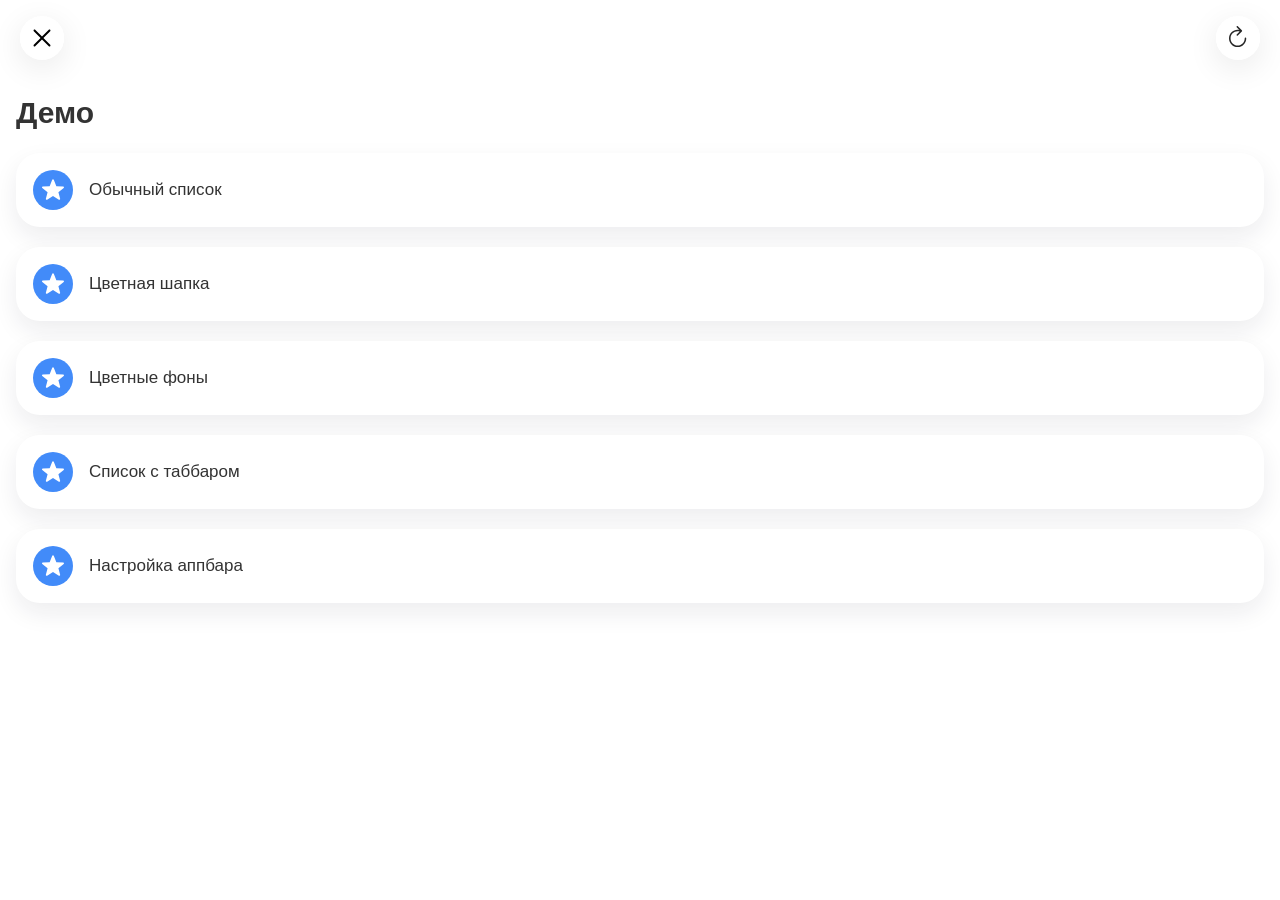
<file: index.html>
<!doctype html>
<html lang="ru">
  <head>
    <meta charset="UTF-8" />
    <meta name="viewport" content="width=device-width, initial-scale=1, maximum-scale=1, user-scalable=no, viewport-fit=cover" />
    <meta name="theme-color" content="#ffffff" />
    <meta name="apple-mobile-web-app-capable" content="yes" />
    <meta name="apple-mobile-web-app-status-bar-style" content="black-translucent" />
    <meta name="apple-mobile-web-app-title" content="iOS26 AppBar" />
    <script>
      (() => {
        try {
          const nav = performance.getEntriesByType("navigation")[0];
          let direction = sessionStorage.getItem("nav-direction") || "";
          if (!direction && nav && nav.type === "back_forward") direction = "pop";
          if (!direction && nav && nav.type === "navigate") direction = "push";
          if (!direction) direction = "none";
          document.documentElement.setAttribute("data-nav-direction", direction);
          sessionStorage.removeItem("nav-direction");
        } catch {
          document.documentElement.setAttribute("data-nav-direction", "none");
        }
      })();
    </script>
    <title>iOS26 AppBar Test</title>
    <link rel="manifest" href="manifest.webmanifest" />
    <link rel="apple-touch-icon" href="icons/icon-192.png" />
    <link rel="stylesheet" href="styles.css" />
  </head>
  <body data-page="home">
    <div class="app-shell">
      <header class="appbar">
        <button class="appbar-btn close-btn" aria-label="Закрыть">
          <img class="appbar-icon appbar-icon-toned" src="icons/close.svg" alt="" aria-hidden="true" />
        </button>
        <button class="appbar-btn reload-btn" id="reload-btn" aria-label="Обновить">
          <img class="appbar-icon appbar-icon-toned" src="icons/reload.svg" alt="" aria-hidden="true" />
        </button>
        <h1 class="title">Демо</h1>
      </header>
      <main class="screen">
        <h2 class="content-title">Демо</h2>
        <div class="cards">
          <a class="nav-link" href="normal.html">
            <section class="card">
              <p>
                <span class="card-leading" aria-hidden="true"><img src="icons/card-star.svg" alt=""/></span>
                <span>Обычный список</span>
              </p>
            </section>
          </a>
          <a class="nav-link" href="color-header.html">
            <section class="card">
              <p>
                <span class="card-leading" aria-hidden="true"><img src="icons/card-star.svg" alt=""/></span>
                <span>Цветная шапка</span>
              </p>
            </section>
          </a>
          <a class="nav-link" href="color-content.html">
            <section class="card">
              <p>
                <span class="card-leading" aria-hidden="true"><img src="icons/card-star.svg" alt=""/></span>
                <span>Цветные фоны</span>
              </p>
            </section>
          </a>
          <a class="nav-link" href="tabbar-list.html">
            <section class="card">
              <p>
                <span class="card-leading" aria-hidden="true"><img src="icons/card-star.svg" alt=""/></span>
                <span>Список с таббаром</span>
              </p>
            </section>
          </a>
          <a class="nav-link" href="appbar-playground.html">
            <section class="card">
              <p>
                <span class="card-leading" aria-hidden="true"><img src="icons/card-star.svg" alt=""/></span>
                <span>Настройка аппбара</span>
              </p>
            </section>
          </a>
        </div>
      </main>
    </div>
    <script src="app.js"></script>
  </body>
</html>
</file>
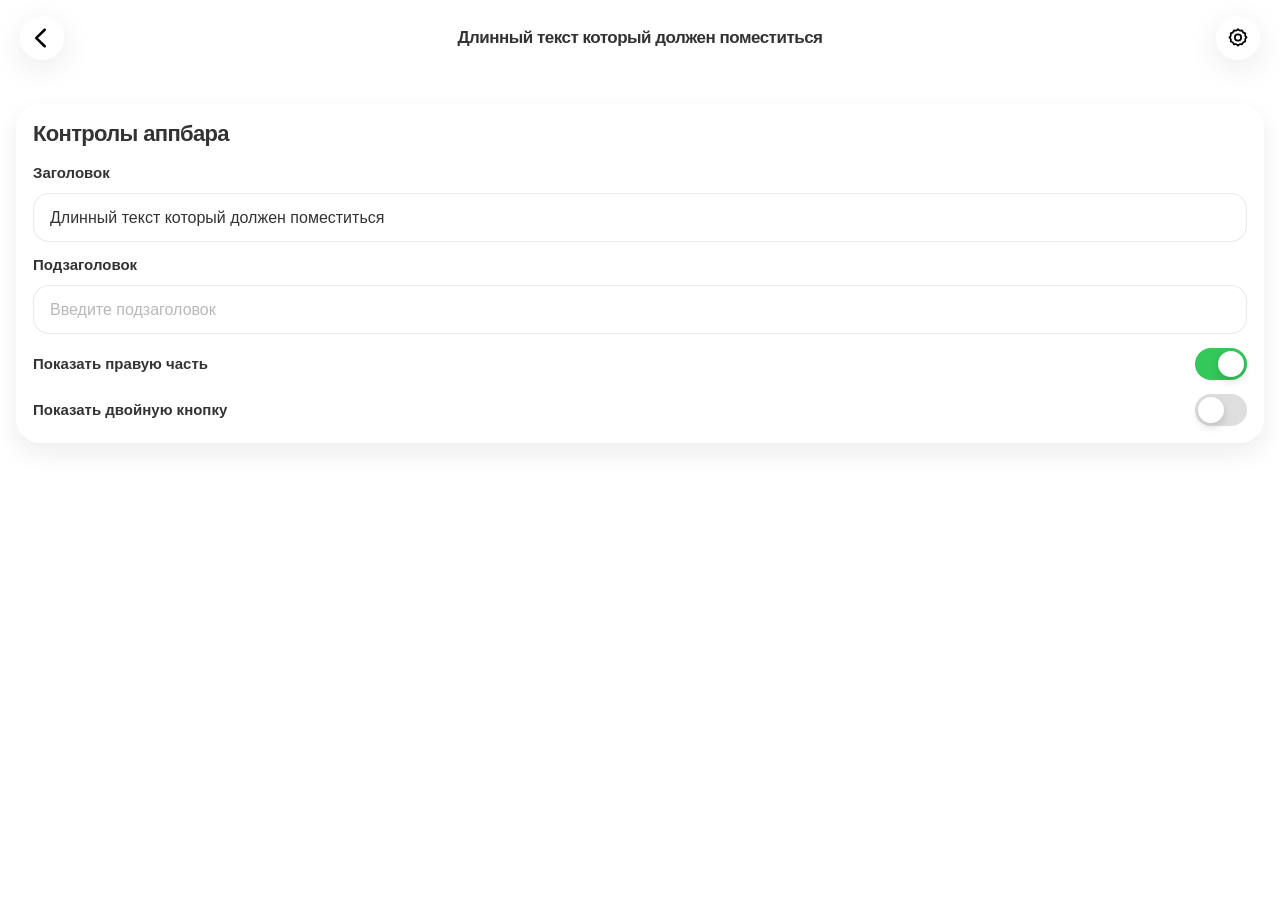
<file: appbar-playground.html>
<!doctype html>
<html lang="ru">
  <head>
    <meta charset="UTF-8" />
    <meta name="viewport" content="width=device-width, initial-scale=1, maximum-scale=1, user-scalable=no, viewport-fit=cover" />
    <meta name="theme-color" content="#ffffff" />
    <meta name="apple-mobile-web-app-capable" content="yes" />
    <meta name="apple-mobile-web-app-status-bar-style" content="black-translucent" />
    <meta name="apple-mobile-web-app-title" content="iOS26 AppBar" />
    <script>
      (() => {
        try {
          const nav = performance.getEntriesByType("navigation")[0];
          let direction = sessionStorage.getItem("nav-direction") || "";
          if (!direction && nav && nav.type === "back_forward") direction = "pop";
          if (!direction && nav && nav.type === "navigate") direction = "push";
          if (!direction) direction = "none";
          document.documentElement.setAttribute("data-nav-direction", direction);
          sessionStorage.removeItem("nav-direction");
        } catch {
          document.documentElement.setAttribute("data-nav-direction", "none");
        }
      })();
    </script>
    <title>Настройка аппбара</title>
    <link rel="manifest" href="manifest.webmanifest" />
    <link rel="apple-touch-icon" href="icons/icon-192.png" />
    <link rel="stylesheet" href="styles.css" />
  </head>
  <body data-page="appbar-playground">
    <div class="app-shell">
      <header class="appbar appbar-adaptive-demo" data-adaptive-appbar>
        <div class="appbar-side appbar-side-leading" data-appbar-leading>
          <button class="appbar-btn" data-back-to-home aria-label="Назад">
            <img class="appbar-icon appbar-icon-back appbar-icon-toned" src="icons/chevron-left.svg" alt="" aria-hidden="true" />
          </button>
        </div>

        <div class="appbar-title-wrap" data-appbar-center>
          <div class="appbar-title-stack" data-appbar-stack>
            <h1 class="appbar-title-main" data-appbar-title-text>Длинный текст который должен поместиться</h1>
            <p class="appbar-title-subtitle" data-appbar-subtitle-text hidden></p>
          </div>
        </div>

        <div class="appbar-side appbar-side-trailing" data-appbar-trailing>
          <button class="appbar-btn" type="button" aria-label="Настройки" data-right-single>
            <img class="appbar-icon appbar-icon-toned" src="icons/gearshape.svg" alt="" aria-hidden="true" />
          </button>
          <div class="appbar-pill" data-right-double hidden>
            <button class="appbar-pill-btn" type="button" aria-label="Уведомления">
              <img class="appbar-icon appbar-icon-toned" src="icons/bell.svg" alt="" aria-hidden="true" />
            </button>
            <button class="appbar-pill-btn" type="button" aria-label="Еще">
              <img class="appbar-icon appbar-icon-toned" src="icons/more.svg" alt="" aria-hidden="true" />
            </button>
          </div>
        </div>
      </header>

      <main class="screen appbar-playground-screen">
        <section class="card control-card">
          <h2 class="control-card-title">Контролы аппбара</h2>
          <div class="control-list">
            <label class="control-field">
              <span class="control-label">Заголовок</span>
              <input
                class="control-input"
                type="text"
                value="Длинный текст который должен поместиться"
                placeholder="Введите заголовок"
                data-control="title"
              />
            </label>

            <label class="control-field">
              <span class="control-label">Подзаголовок</span>
              <input
                class="control-input"
                type="text"
                value=""
                placeholder="Введите подзаголовок"
                data-control="subtitle"
              />
            </label>

            <label class="control-toggle">
              <span class="control-label">Показать правую часть</span>
              <span class="switch">
                <input class="switch-input" type="checkbox" checked data-control="show-right" />
                <span class="switch-ui" aria-hidden="true"></span>
              </span>
            </label>

            <label class="control-toggle">
              <span class="control-label">Показать двойную кнопку</span>
              <span class="switch">
                <input class="switch-input" type="checkbox" data-control="show-double" />
                <span class="switch-ui" aria-hidden="true"></span>
              </span>
            </label>
          </div>
        </section>

      </main>
    </div>

    <script src="app.js"></script>
    <script src="appbar-playground.js"></script>
  </body>
</html>
</file>
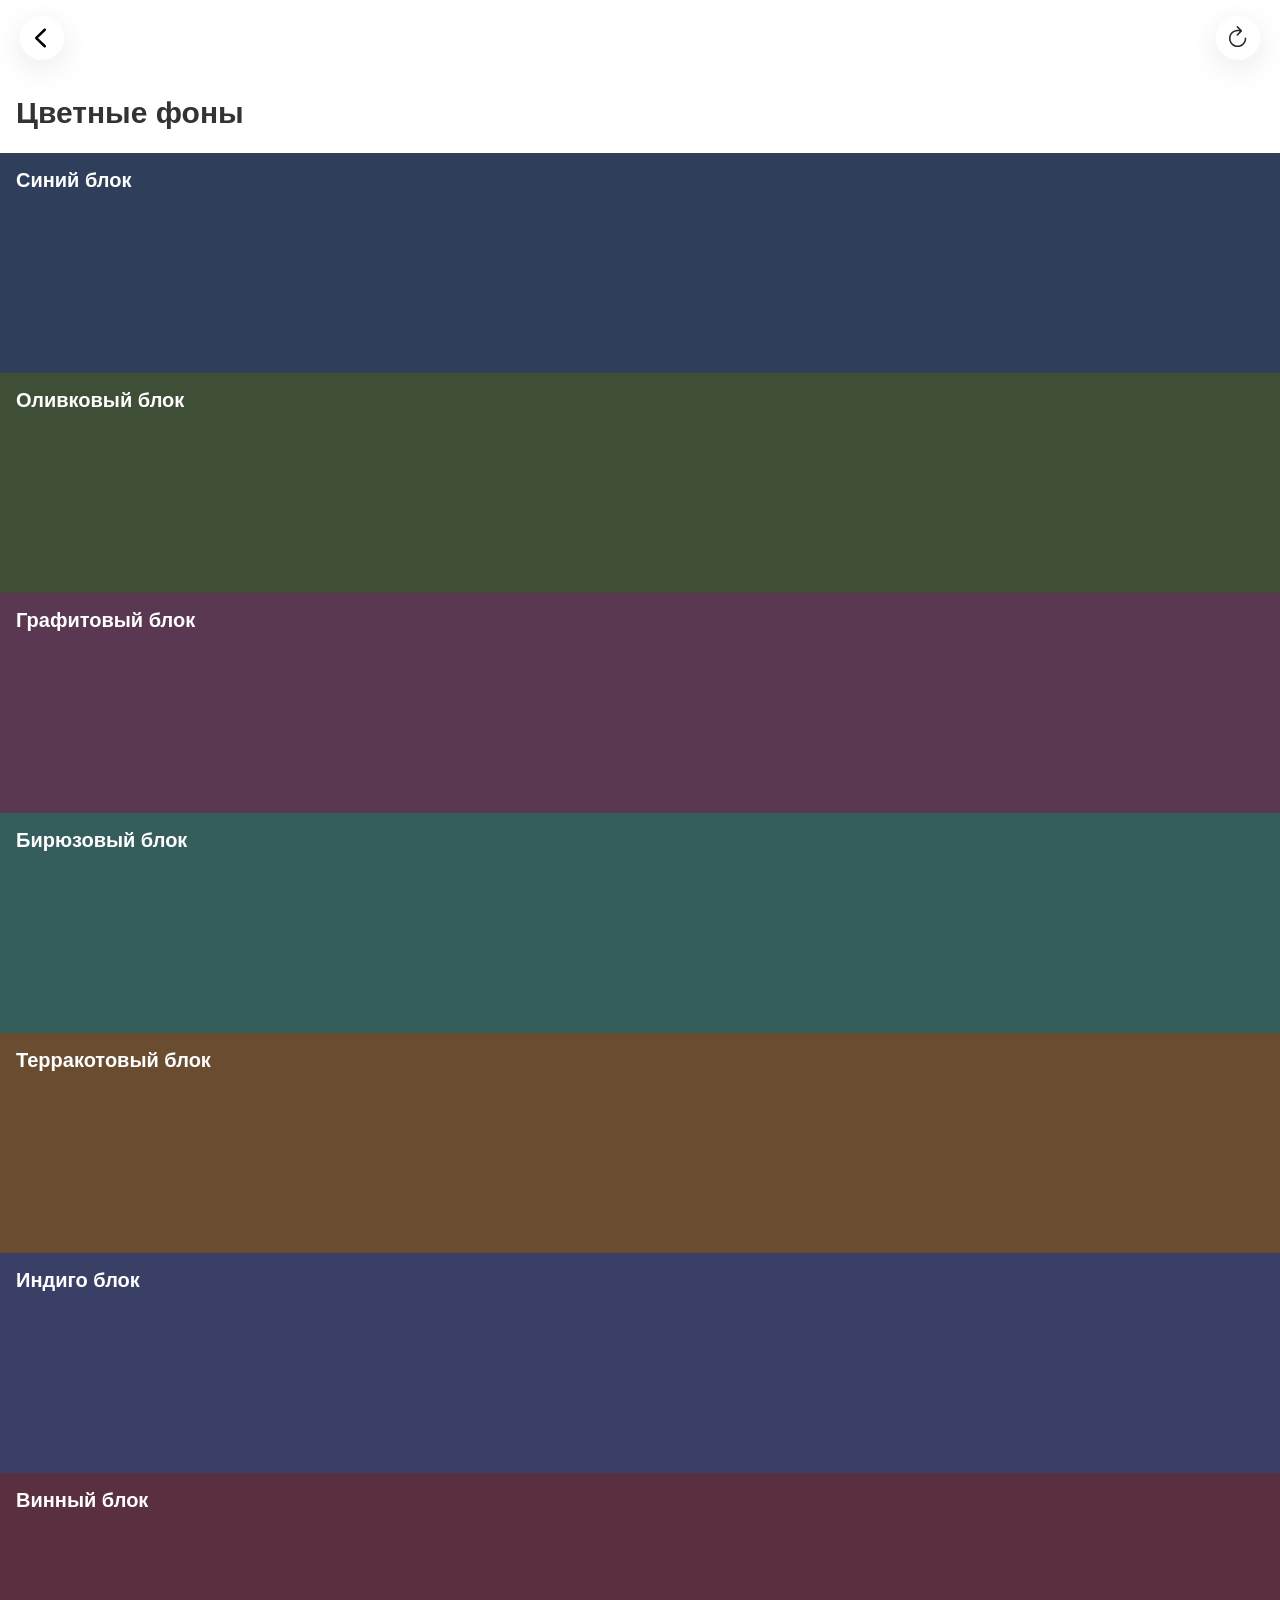
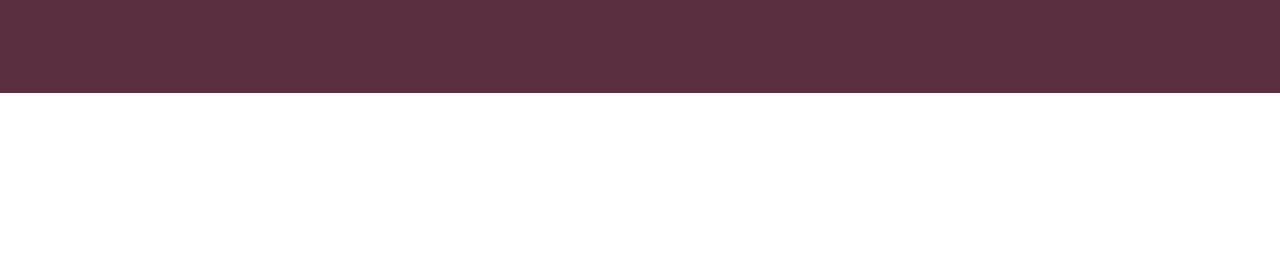
<file: color-content.html>
<!doctype html>
<html lang="ru">
  <head>
    <meta charset="UTF-8" />
    <meta name="viewport" content="width=device-width, initial-scale=1, maximum-scale=1, user-scalable=no, viewport-fit=cover" />
    <meta name="theme-color" content="#ffffff" />
    <meta name="apple-mobile-web-app-capable" content="yes" />
    <meta name="apple-mobile-web-app-status-bar-style" content="black-translucent" />
    <meta name="apple-mobile-web-app-title" content="iOS26 AppBar" />
    <script>
      (() => {
        try {
          const nav = performance.getEntriesByType("navigation")[0];
          let direction = sessionStorage.getItem("nav-direction") || "";
          if (!direction && nav && nav.type === "back_forward") direction = "pop";
          if (!direction && nav && nav.type === "navigate") direction = "push";
          if (!direction) direction = "none";
          document.documentElement.setAttribute("data-nav-direction", direction);
          sessionStorage.removeItem("nav-direction");
        } catch {
          document.documentElement.setAttribute("data-nav-direction", "none");
        }
      })();
    </script>
    <title>Цветные фоны</title>
    <link rel="manifest" href="manifest.webmanifest" />
    <link rel="apple-touch-icon" href="icons/icon-192.png" />
    <link rel="stylesheet" href="styles.css" />
  </head>
  <body data-page="color-content">
    <div class="app-shell">
      <header class="appbar">
        <button class="appbar-btn close-btn" data-back-to-home aria-label="Назад">
          <img class="appbar-icon appbar-icon-back appbar-icon-toned" src="icons/chevron-left.svg" alt="" aria-hidden="true" />
        </button>
        <button class="appbar-btn reload-btn" id="reload-btn" aria-label="Обновить">
          <img class="appbar-icon appbar-icon-toned" src="icons/reload.svg" alt="" aria-hidden="true" />
        </button>
        <h1 class="title">Цветные фоны</h1>
      </header>

      <main class="screen screen--color-content">
        <h2 class="content-title">Цветные фоны</h2>

        <section class="color-content-rect" data-appbar-zone data-appbar-color="#2f3f5b" style="--zone-bg: #2f3f5b;">
          <h3 class="color-content-rect-title">Синий блок</h3>
        </section>

        <section class="color-content-rect" data-appbar-zone data-appbar-color="#3f4e37" style="--zone-bg: #3f4e37;">
          <h3 class="color-content-rect-title">Оливковый блок</h3>
        </section>

        <section class="color-content-rect" data-appbar-zone data-appbar-color="#5a3851" style="--zone-bg: #5a3851;">
          <h3 class="color-content-rect-title">Графитовый блок</h3>
        </section>

        <section class="color-content-rect" data-appbar-zone data-appbar-color="#355d5b" style="--zone-bg: #355d5b;">
          <h3 class="color-content-rect-title">Бирюзовый блок</h3>
        </section>

        <section class="color-content-rect" data-appbar-zone data-appbar-color="#6a4d31" style="--zone-bg: #6a4d31;">
          <h3 class="color-content-rect-title">Терракотовый блок</h3>
        </section>

        <section class="color-content-rect" data-appbar-zone data-appbar-color="#3a3f66" style="--zone-bg: #3a3f66;">
          <h3 class="color-content-rect-title">Индиго блок</h3>
        </section>

        <section class="color-content-rect" data-appbar-zone data-appbar-color="#5a2f3f" style="--zone-bg: #5a2f3f;">
          <h3 class="color-content-rect-title">Винный блок</h3>
        </section>
      </main>
    </div>

    <script src="app.js"></script>
  </body>
</html>
</file>
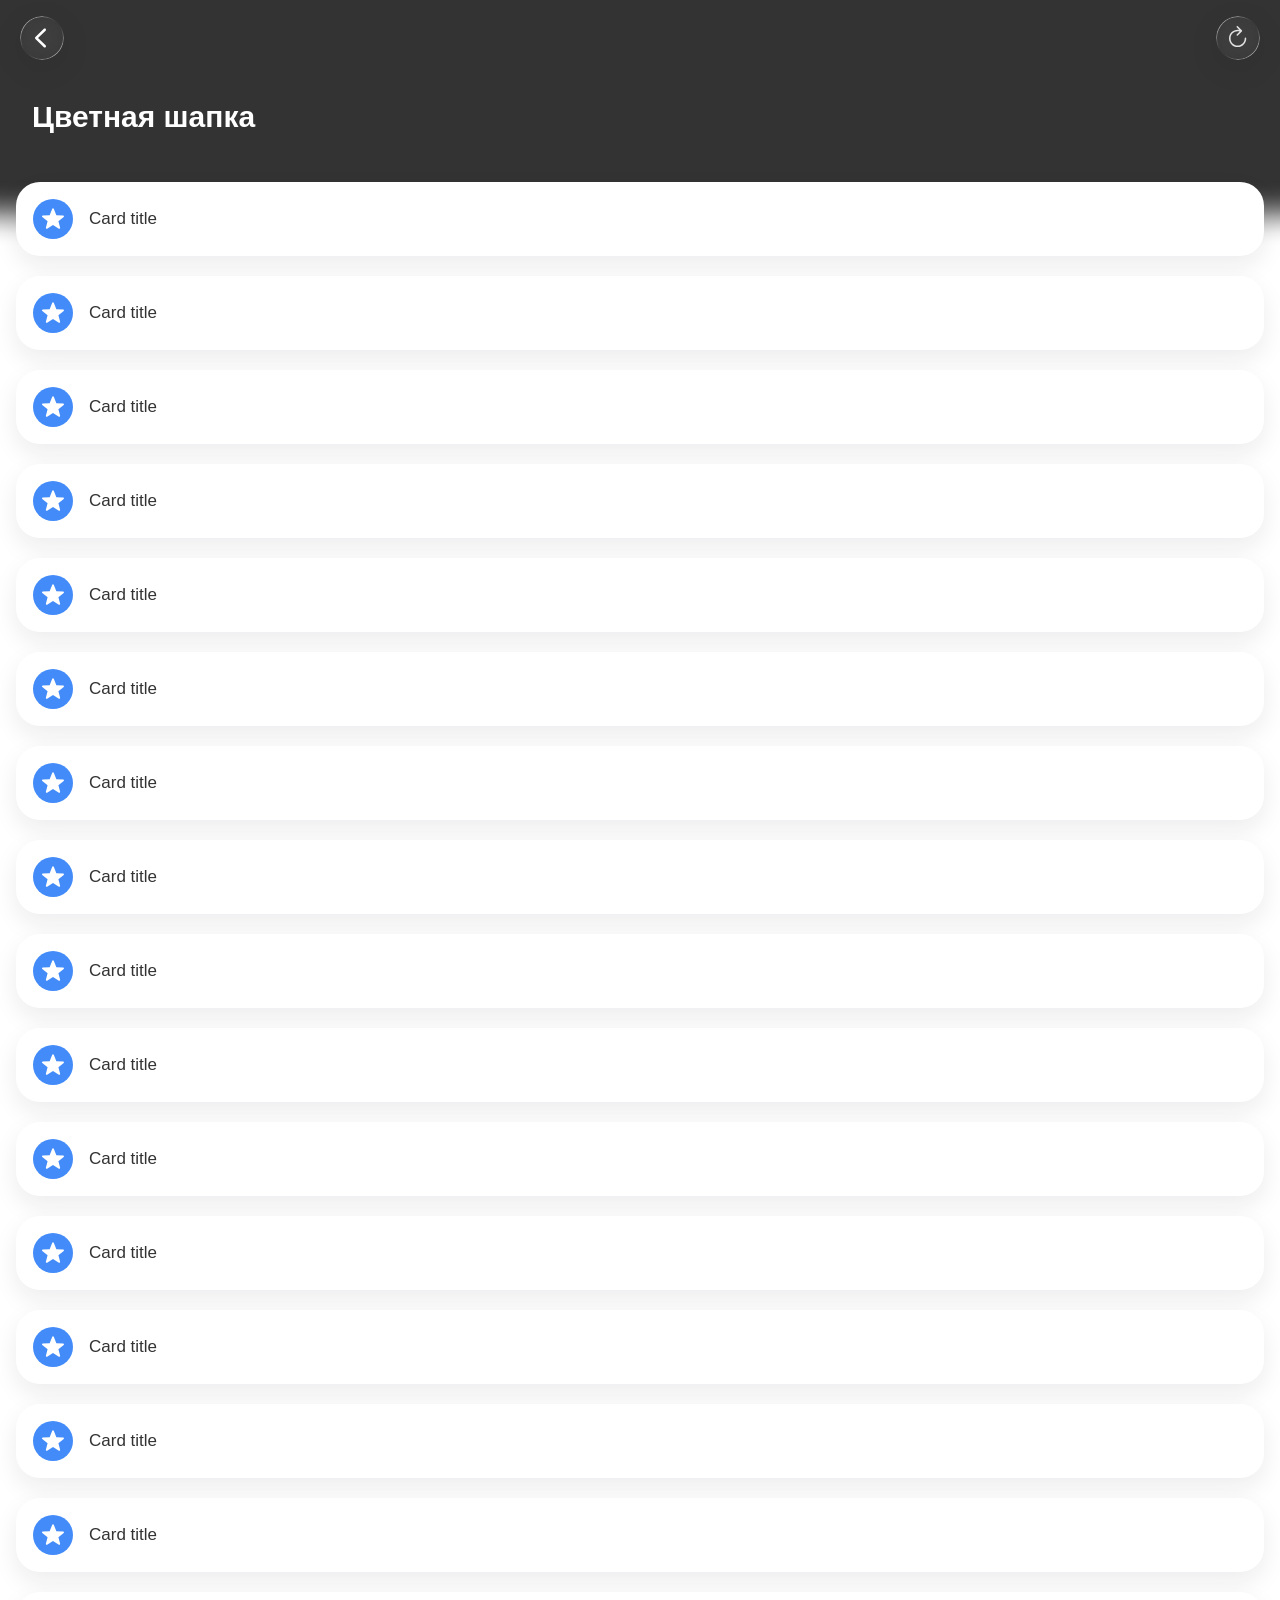
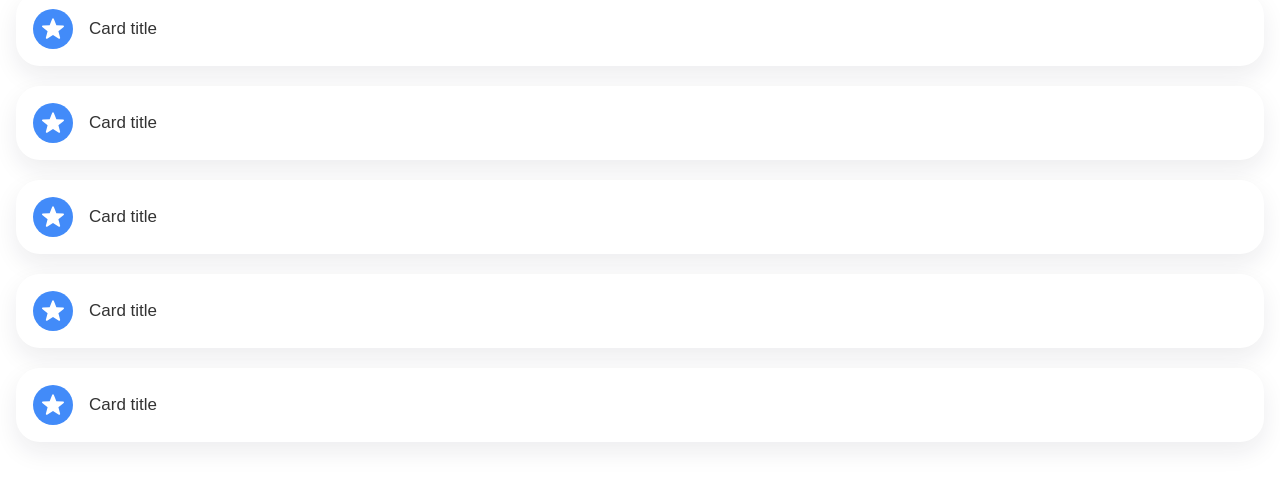
<file: color-header.html>
<!doctype html>
<html lang="ru">
  <head>
    <meta charset="UTF-8" />
    <meta name="viewport" content="width=device-width, initial-scale=1, maximum-scale=1, user-scalable=no, viewport-fit=cover" />
    <meta name="theme-color" content="#333333" />
    <meta name="apple-mobile-web-app-capable" content="yes" />
    <meta name="apple-mobile-web-app-status-bar-style" content="black-translucent" />
    <meta name="apple-mobile-web-app-title" content="iOS26 AppBar" />
    <script>
      (() => {
        try {
          const nav = performance.getEntriesByType("navigation")[0];
          let direction = sessionStorage.getItem("nav-direction") || "";
          if (!direction && nav && nav.type === "back_forward") direction = "pop";
          if (!direction && nav && nav.type === "navigate") direction = "push";
          if (!direction) direction = "none";
          document.documentElement.setAttribute("data-nav-direction", direction);
          sessionStorage.removeItem("nav-direction");
        } catch {
          document.documentElement.setAttribute("data-nav-direction", "none");
        }
      })();
    </script>
    <title>Цветная шапка</title>
    <link rel="manifest" href="manifest.webmanifest" />
    <link rel="apple-touch-icon" href="icons/icon-192.png" />
    <link rel="stylesheet" href="styles.css" />
  </head>
  <body data-page="color-header">
    <div class="app-shell">
      <header class="appbar">
        <button class="appbar-btn close-btn" data-back-to-home aria-label="Назад">
          <img class="appbar-icon appbar-icon-back appbar-icon-toned" src="icons/chevron-left.svg" alt="" aria-hidden="true" />
        </button>
        <button class="appbar-btn reload-btn" id="reload-btn" aria-label="Обновить">
          <img class="appbar-icon appbar-icon-toned" src="icons/reload.svg" alt="" aria-hidden="true" />
        </button>
        <h1 class="title">Цветная шапка</h1>
      </header>

      <main class="screen screen--hero">
        <section class="hero-header">
          <h2 class="hero-title">Цветная шапка</h2>
        </section>
        <div class="cards cards--padded" id="cards"></div>
      </main>

      <template id="card-template">
        <section class="card">
          <p>
            <span class="card-leading" aria-hidden="true"><img src="icons/card-star.svg" alt=""/></span>
            <span>Card title</span>
          </p>
        </section>
      </template>
    </div>

    <script src="app.js"></script>
  </body>
</html>
</file>
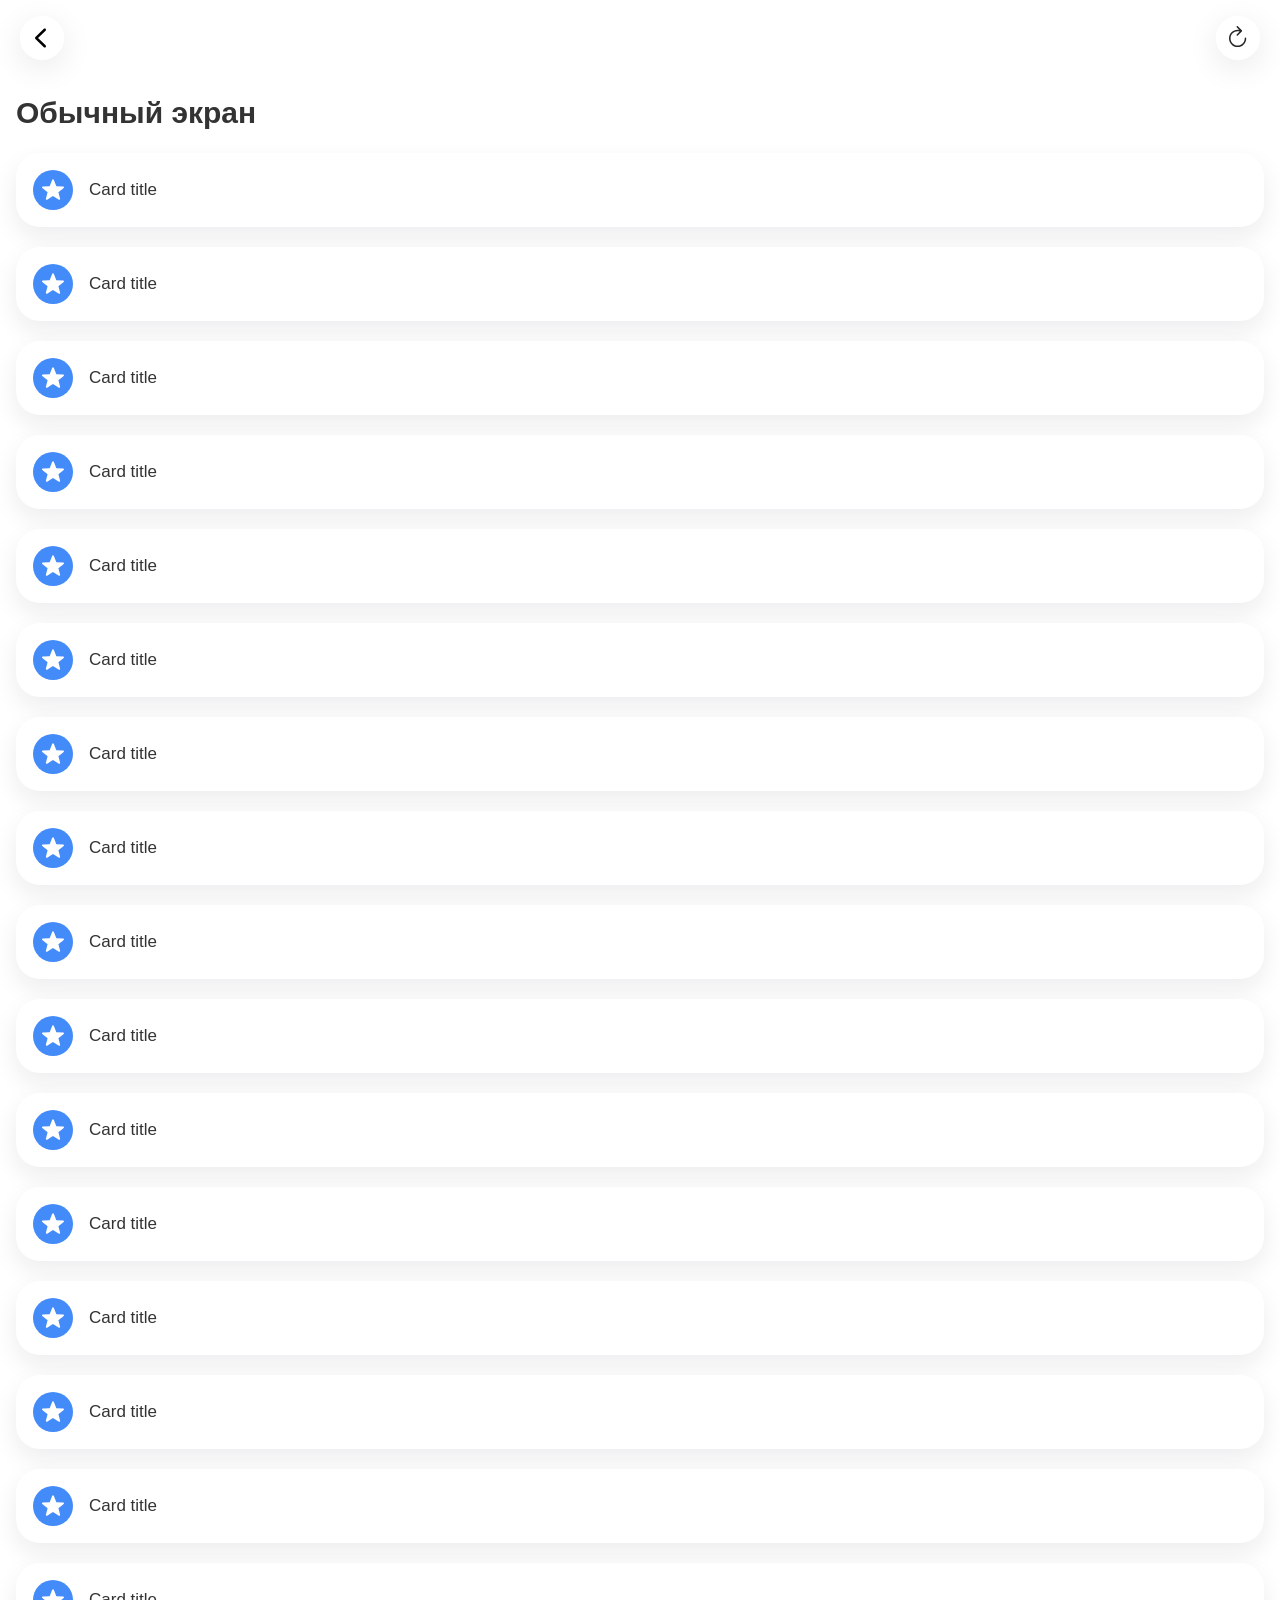
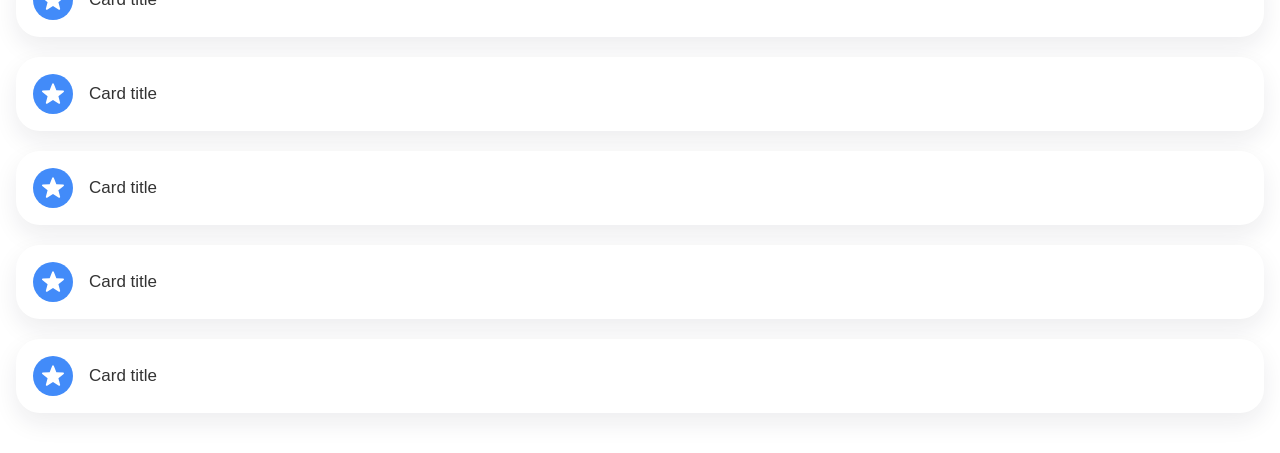
<file: normal.html>
<!doctype html>
<html lang="ru">
  <head>
    <meta charset="UTF-8" />
    <meta name="viewport" content="width=device-width, initial-scale=1, maximum-scale=1, user-scalable=no, viewport-fit=cover" />
    <meta name="theme-color" content="#ffffff" />
    <meta name="apple-mobile-web-app-capable" content="yes" />
    <meta name="apple-mobile-web-app-status-bar-style" content="black-translucent" />
    <meta name="apple-mobile-web-app-title" content="iOS26 AppBar" />
    <script>
      (() => {
        try {
          const nav = performance.getEntriesByType("navigation")[0];
          let direction = sessionStorage.getItem("nav-direction") || "";
          if (!direction && nav && nav.type === "back_forward") direction = "pop";
          if (!direction && nav && nav.type === "navigate") direction = "push";
          if (!direction) direction = "none";
          document.documentElement.setAttribute("data-nav-direction", direction);
          sessionStorage.removeItem("nav-direction");
        } catch {
          document.documentElement.setAttribute("data-nav-direction", "none");
        }
      })();
    </script>
    <title>Обычный экран</title>
    <link rel="manifest" href="manifest.webmanifest" />
    <link rel="apple-touch-icon" href="icons/icon-192.png" />
    <link rel="stylesheet" href="styles.css" />
  </head>
  <body data-page="normal">
    <div class="app-shell">
      <header class="appbar">
        <button class="appbar-btn close-btn" data-back-to-home aria-label="Назад">
          <img class="appbar-icon appbar-icon-back appbar-icon-toned" src="icons/chevron-left.svg" alt="" aria-hidden="true" />
        </button>
        <button class="appbar-btn reload-btn" id="reload-btn" aria-label="Обновить">
          <img class="appbar-icon appbar-icon-toned" src="icons/reload.svg" alt="" aria-hidden="true" />
        </button>
        <h1 class="title">Обычный экран</h1>
      </header>

      <main class="screen">
        <h2 class="content-title">Обычный экран</h2>
        <div class="cards" id="cards"></div>
      </main>

      <template id="card-template">
        <section class="card">
          <p>
            <span class="card-leading" aria-hidden="true"><img src="icons/card-star.svg" alt=""/></span>
            <span>Card title</span>
          </p>
        </section>
      </template>
    </div>

    <script src="app.js"></script>
  </body>
</html>
</file>
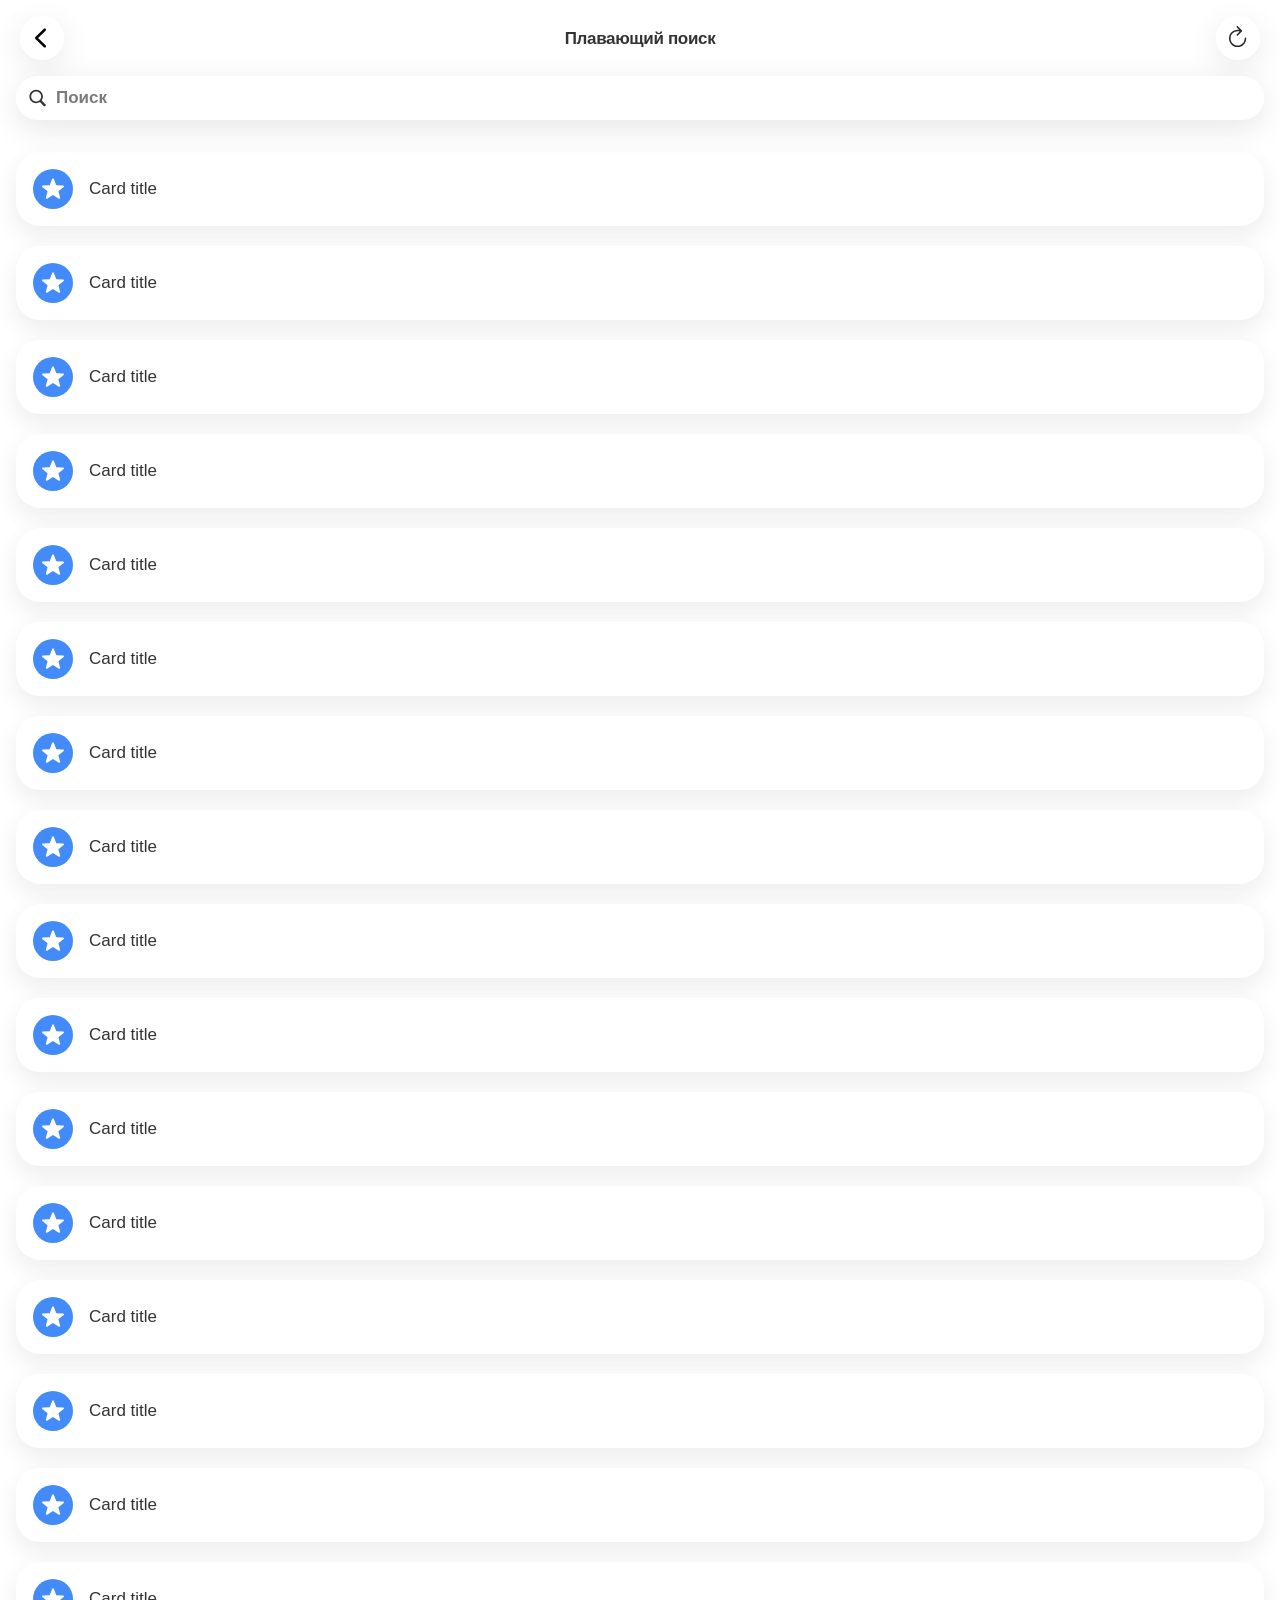
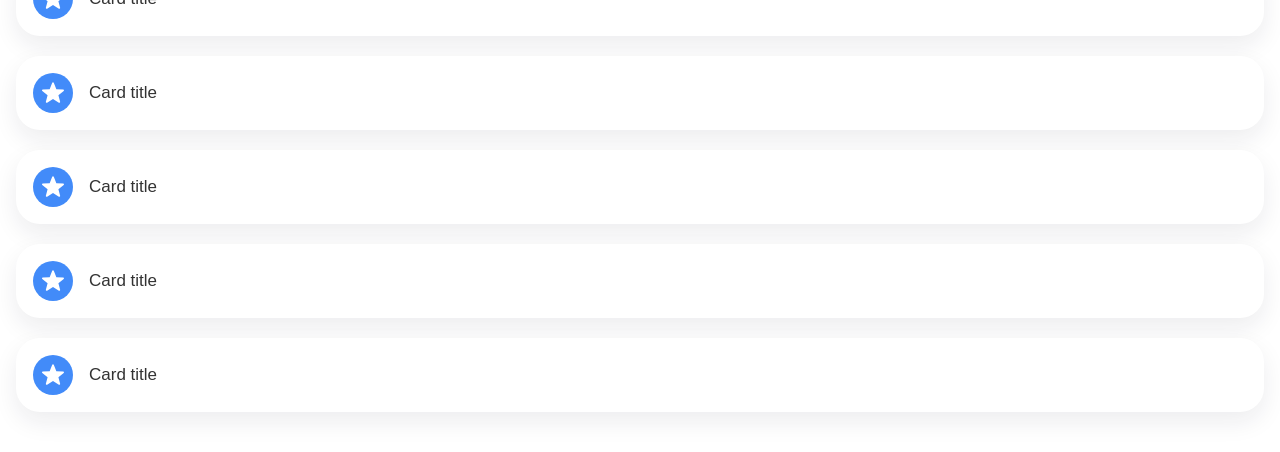
<file: search-floating.html>
<!doctype html>
<html lang="ru">
  <head>
    <meta charset="UTF-8" />
    <meta name="viewport" content="width=device-width, initial-scale=1, maximum-scale=1, user-scalable=no, viewport-fit=cover" />
    <meta name="theme-color" content="#ffffff" />
    <meta name="apple-mobile-web-app-capable" content="yes" />
    <meta name="apple-mobile-web-app-status-bar-style" content="black-translucent" />
    <meta name="apple-mobile-web-app-title" content="iOS26 AppBar" />
    <script>
      (() => {
        try {
          const nav = performance.getEntriesByType("navigation")[0];
          let direction = sessionStorage.getItem("nav-direction") || "";
          if (!direction && nav && nav.type === "back_forward") direction = "pop";
          if (!direction && nav && nav.type === "navigate") direction = "push";
          if (!direction) direction = "none";
          document.documentElement.setAttribute("data-nav-direction", direction);
          sessionStorage.removeItem("nav-direction");
        } catch {
          document.documentElement.setAttribute("data-nav-direction", "none");
        }
      })();
    </script>
    <title>Плавающий поиск</title>
    <link rel="manifest" href="manifest.webmanifest" />
    <link rel="apple-touch-icon" href="icons/icon-192.png" />
    <link rel="stylesheet" href="styles.css" />
  </head>
  <body data-page="search-floating">
    <div class="app-shell">
      <header class="appbar">
        <button class="appbar-btn close-btn" data-back-to-home data-back-href="search.html" aria-label="Назад">
          <img class="appbar-icon appbar-icon-back appbar-icon-toned" src="icons/chevron-left.svg" alt="" aria-hidden="true" />
        </button>
        <button class="appbar-btn reload-btn" id="reload-btn" aria-label="Обновить">
          <img class="appbar-icon appbar-icon-toned" src="icons/reload.svg" alt="" aria-hidden="true" />
        </button>
        <h1 class="title">Плавающий поиск</h1>
      </header>

      <form class="search-bar search-bar--floating search-bar--fixed" data-search-bar data-search-behavior="floating" action="">
        <label class="search-input-shell search-input-shell--floating">
          <svg class="search-icon" width="24" height="24" viewBox="0 0 24 24" fill="none" aria-hidden="true" xmlns="http://www.w3.org/2000/svg">
            <path d="M3.40918 10.4961C3.40918 6.76904 6.43896 3.73926 10.166 3.73926C13.8931 3.73926 16.9229 6.76904 16.9229 10.4961C16.9229 11.9487 16.4497 13.2935 15.6611 14.3809L19.4546 18.1826C19.6787 18.415 19.7949 18.7222 19.7949 19.0542C19.7949 19.7432 19.2886 20.2744 18.583 20.2744C18.2593 20.2744 17.9355 20.1665 17.7031 19.9258L13.8848 16.1074C12.8223 16.8296 11.5522 17.2529 10.166 17.2529C6.43896 17.2529 3.40918 14.2231 3.40918 10.4961ZM5.16895 10.4961C5.16895 13.252 7.40186 15.4932 10.166 15.4932C12.9219 15.4932 15.1631 13.252 15.1631 10.4961C15.1631 7.74023 12.9219 5.49902 10.166 5.49902C7.40186 5.49902 5.16895 7.74023 5.16895 10.4961Z" fill="currentColor"/>
          </svg>
          <input class="search-input" type="search" placeholder="Поиск" autocomplete="off" />
          <button class="search-field-clear" type="button" aria-label="Очистить поиск">
            <svg class="search-field-clear-icon" width="16" height="16" viewBox="0 0 16 16" fill="none" aria-hidden="true" xmlns="http://www.w3.org/2000/svg">
              <path d="M8 16C3.63137 16 0 12.3686 0 8C0 3.62353 3.62353 0 7.99216 0C12.3686 0 16 3.62353 16 8C16 12.3686 12.3765 16 8 16ZM5.36471 11.2941C5.5451 11.2941 5.7098 11.2314 5.83529 11.1059L8 8.92549L10.1725 11.1059C10.2902 11.2314 10.4549 11.2941 10.6353 11.2941C11.0039 11.2941 11.2941 11.0039 11.2941 10.6431C11.2941 10.4627 11.2314 10.298 11.098 10.1804L8.92549 8.00784L11.1059 5.82745C11.2471 5.68627 11.302 5.5451 11.302 5.36471C11.302 5.00392 11.0118 4.72157 10.651 4.72157C10.4784 4.72157 10.3373 4.77647 10.2039 4.9098L8 7.09804L5.81176 4.91765C5.68627 4.8 5.5451 4.73725 5.36471 4.73725C5.00392 4.73725 4.72157 5.01176 4.72157 5.38039C4.72157 5.55294 4.78431 5.7098 4.9098 5.83529L7.08235 8.00784L4.9098 10.1882C4.78431 10.3059 4.72157 10.4706 4.72157 10.6431C4.72157 11.0039 5.00392 11.2941 5.36471 11.2941Z" fill="currentColor"/>
            </svg>
          </button>
        </label>
        <button class="appbar-btn search-clear-btn" type="button" aria-label="Закрыть поиск">
          <img class="appbar-icon appbar-icon-toned" src="icons/close.svg" alt="" aria-hidden="true" />
        </button>
      </form>

      <main class="screen screen--search screen--search-floating">
        <h2 class="content-title">Плавающий поиск</h2>
        <div class="cards" id="cards"></div>
      </main>

      <template id="card-template">
        <section class="card">
          <p>
            <span class="card-leading" aria-hidden="true"><img src="icons/card-star.svg" alt=""/></span>
            <span>Card title</span>
          </p>
        </section>
      </template>
    </div>

    <script src="app.js"></script>
  </body>
</html>
</file>
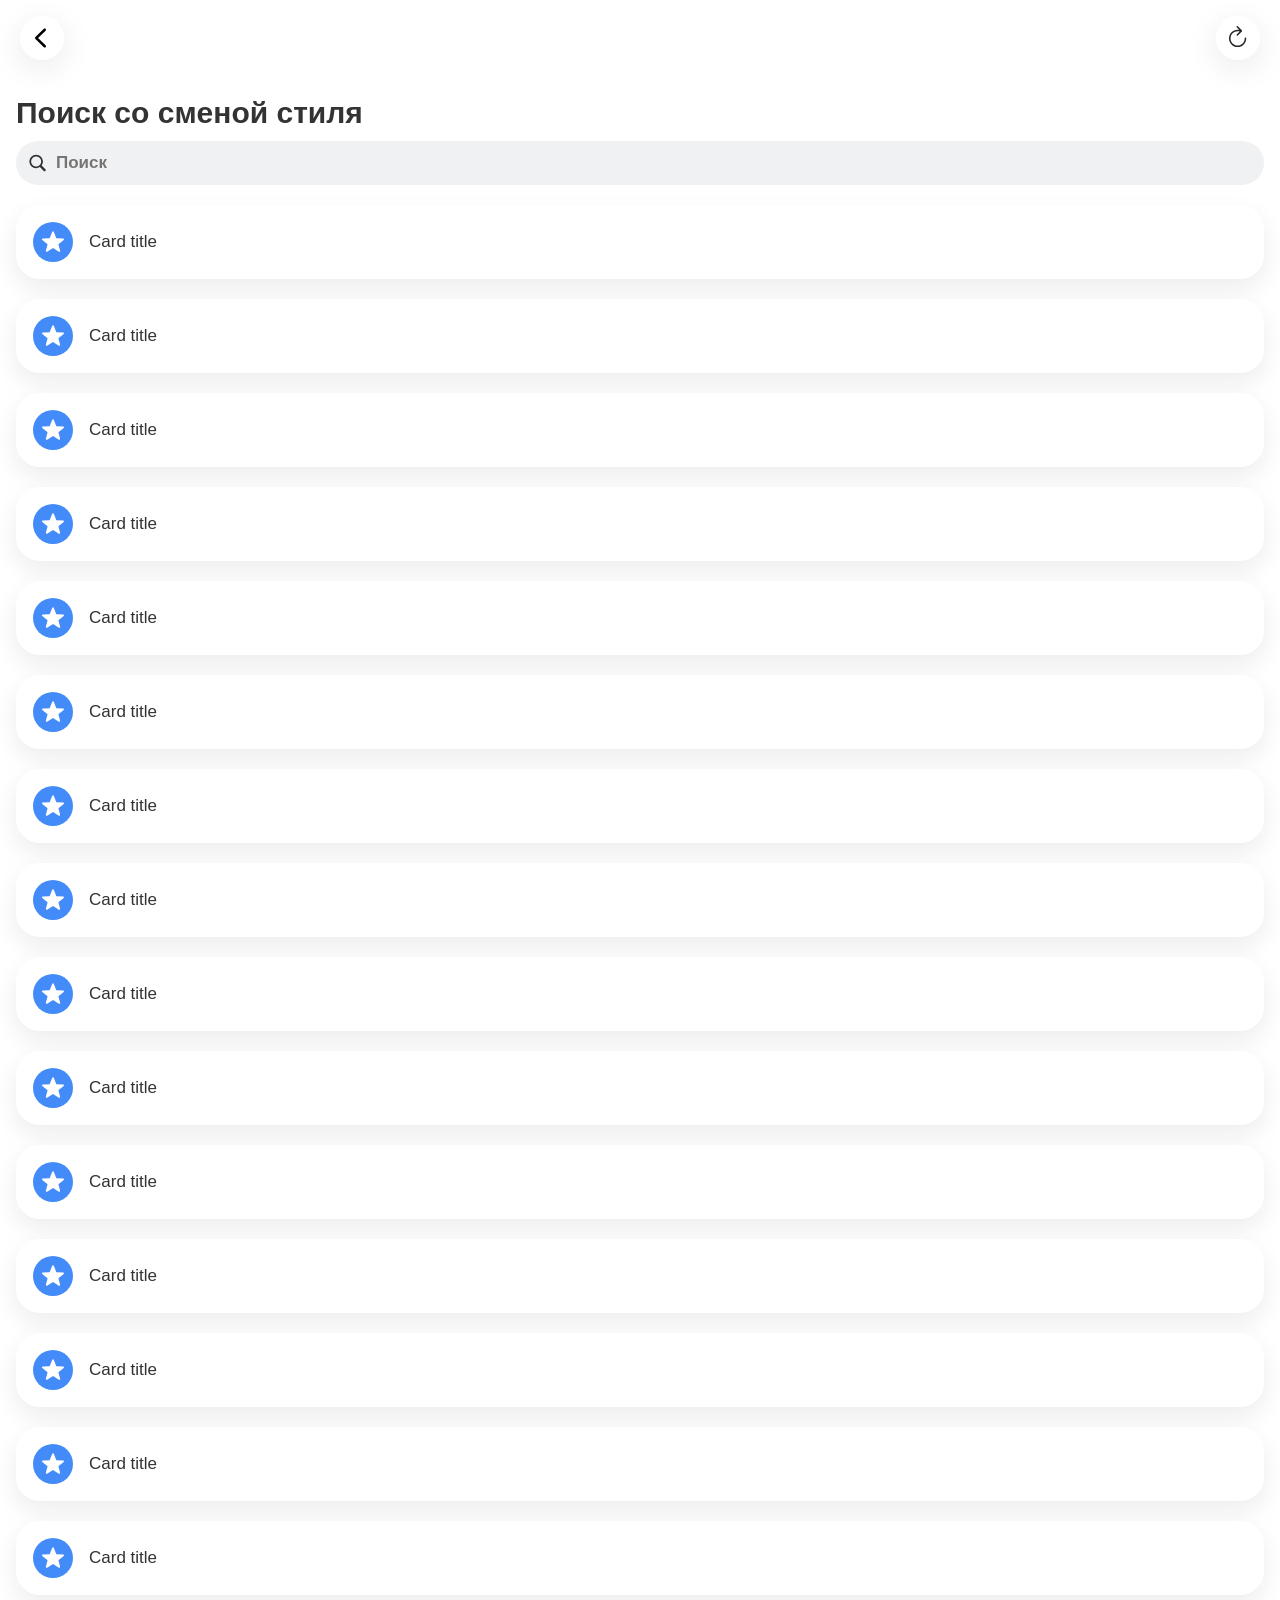
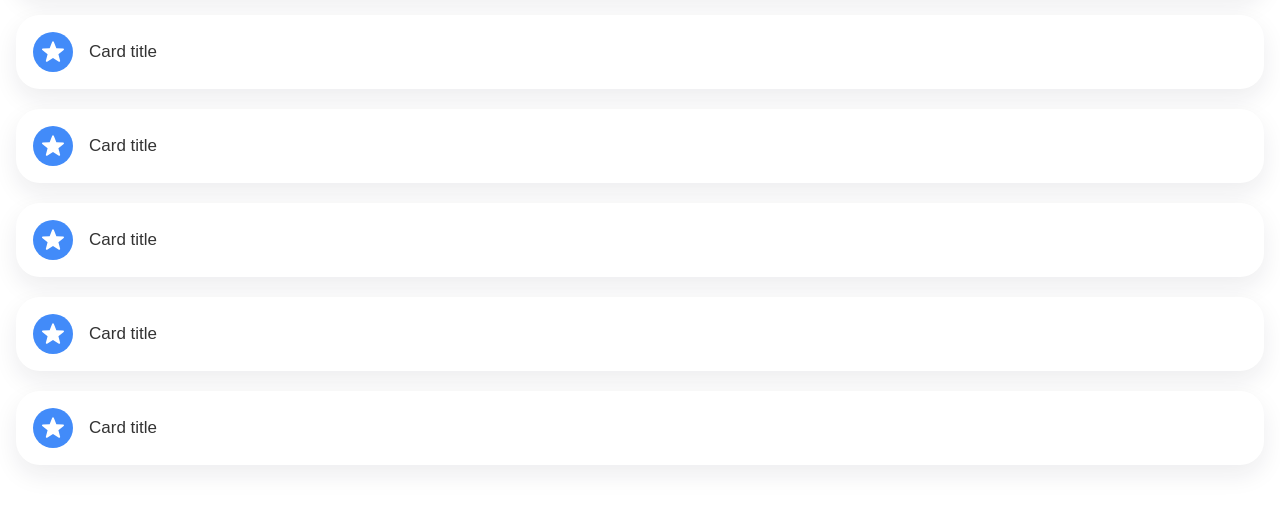
<file: search-inline-floating.html>
<!doctype html>
<html lang="ru">
  <head>
    <meta charset="UTF-8" />
    <meta name="viewport" content="width=device-width, initial-scale=1, maximum-scale=1, user-scalable=no, viewport-fit=cover" />
    <meta name="theme-color" content="#ffffff" />
    <meta name="apple-mobile-web-app-capable" content="yes" />
    <meta name="apple-mobile-web-app-status-bar-style" content="black-translucent" />
    <meta name="apple-mobile-web-app-title" content="iOS26 AppBar" />
    <script>
      (() => {
        try {
          const nav = performance.getEntriesByType("navigation")[0];
          let direction = sessionStorage.getItem("nav-direction") || "";
          if (!direction && nav && nav.type === "back_forward") direction = "pop";
          if (!direction && nav && nav.type === "navigate") direction = "push";
          if (!direction) direction = "none";
          document.documentElement.setAttribute("data-nav-direction", direction);
          sessionStorage.removeItem("nav-direction");
        } catch {
          document.documentElement.setAttribute("data-nav-direction", "none");
        }
      })();
    </script>
    <title>Инлайновый поиск со сменой стиля</title>
    <link rel="manifest" href="manifest.webmanifest" />
    <link rel="apple-touch-icon" href="icons/icon-192.png" />
    <link rel="stylesheet" href="styles.css" />
  </head>
  <body data-page="search-inline-floating">
    <div class="app-shell">
      <header class="appbar">
        <button class="appbar-btn close-btn" data-back-to-home data-back-href="search.html" aria-label="Назад">
          <img class="appbar-icon appbar-icon-back appbar-icon-toned" src="icons/chevron-left.svg" alt="" aria-hidden="true" />
        </button>
        <button class="appbar-btn reload-btn" id="reload-btn" aria-label="Обновить">
          <img class="appbar-icon appbar-icon-toned" src="icons/reload.svg" alt="" aria-hidden="true" />
        </button>
        <h1 class="title">Поиск со сменой стиля</h1>
      </header>

      <main class="screen screen--search screen--search-inline">
        <h2 class="content-title">Поиск со сменой стиля</h2>
        <form class="search-bar search-bar--inline search-bar--promotes" data-search-bar data-search-behavior="inline-floating" action="">
          <label class="search-input-shell search-input-shell--inline">
            <svg class="search-icon" width="24" height="24" viewBox="0 0 24 24" fill="none" aria-hidden="true" xmlns="http://www.w3.org/2000/svg">
              <path d="M3.40918 10.4961C3.40918 6.76904 6.43896 3.73926 10.166 3.73926C13.8931 3.73926 16.9229 6.76904 16.9229 10.4961C16.9229 11.9487 16.4497 13.2935 15.6611 14.3809L19.4546 18.1826C19.6787 18.415 19.7949 18.7222 19.7949 19.0542C19.7949 19.7432 19.2886 20.2744 18.583 20.2744C18.2593 20.2744 17.9355 20.1665 17.7031 19.9258L13.8848 16.1074C12.8223 16.8296 11.5522 17.2529 10.166 17.2529C6.43896 17.2529 3.40918 14.2231 3.40918 10.4961ZM5.16895 10.4961C5.16895 13.252 7.40186 15.4932 10.166 15.4932C12.9219 15.4932 15.1631 13.252 15.1631 10.4961C15.1631 7.74023 12.9219 5.49902 10.166 5.49902C7.40186 5.49902 5.16895 7.74023 5.16895 10.4961Z" fill="currentColor"/>
            </svg>
            <input class="search-input" type="search" placeholder="Поиск" autocomplete="off" />
            <button class="search-field-clear" type="button" aria-label="Очистить поиск">
              <svg class="search-field-clear-icon" width="16" height="16" viewBox="0 0 16 16" fill="none" aria-hidden="true" xmlns="http://www.w3.org/2000/svg">
                <path d="M8 16C3.63137 16 0 12.3686 0 8C0 3.62353 3.62353 0 7.99216 0C12.3686 0 16 3.62353 16 8C16 12.3686 12.3765 16 8 16ZM5.36471 11.2941C5.5451 11.2941 5.7098 11.2314 5.83529 11.1059L8 8.92549L10.1725 11.1059C10.2902 11.2314 10.4549 11.2941 10.6353 11.2941C11.0039 11.2941 11.2941 11.0039 11.2941 10.6431C11.2941 10.4627 11.2314 10.298 11.098 10.1804L8.92549 8.00784L11.1059 5.82745C11.2471 5.68627 11.302 5.5451 11.302 5.36471C11.302 5.00392 11.0118 4.72157 10.651 4.72157C10.4784 4.72157 10.3373 4.77647 10.2039 4.9098L8 7.09804L5.81176 4.91765C5.68627 4.8 5.5451 4.73725 5.36471 4.73725C5.00392 4.73725 4.72157 5.01176 4.72157 5.38039C4.72157 5.55294 4.78431 5.7098 4.9098 5.83529L7.08235 8.00784L4.9098 10.1882C4.78431 10.3059 4.72157 10.4706 4.72157 10.6431C4.72157 11.0039 5.00392 11.2941 5.36471 11.2941Z" fill="currentColor"/>
              </svg>
            </button>
          </label>
          <button class="appbar-btn search-clear-btn" type="button" aria-label="Закрыть поиск">
            <img class="appbar-icon appbar-icon-toned" src="icons/close.svg" alt="" aria-hidden="true" />
          </button>
        </form>
        <div class="cards" id="cards"></div>
      </main>

      <template id="card-template">
        <section class="card">
          <p>
            <span class="card-leading" aria-hidden="true"><img src="icons/card-star.svg" alt=""/></span>
            <span>Card title</span>
          </p>
        </section>
      </template>
    </div>

    <script src="app.js"></script>
  </body>
</html>
</file>
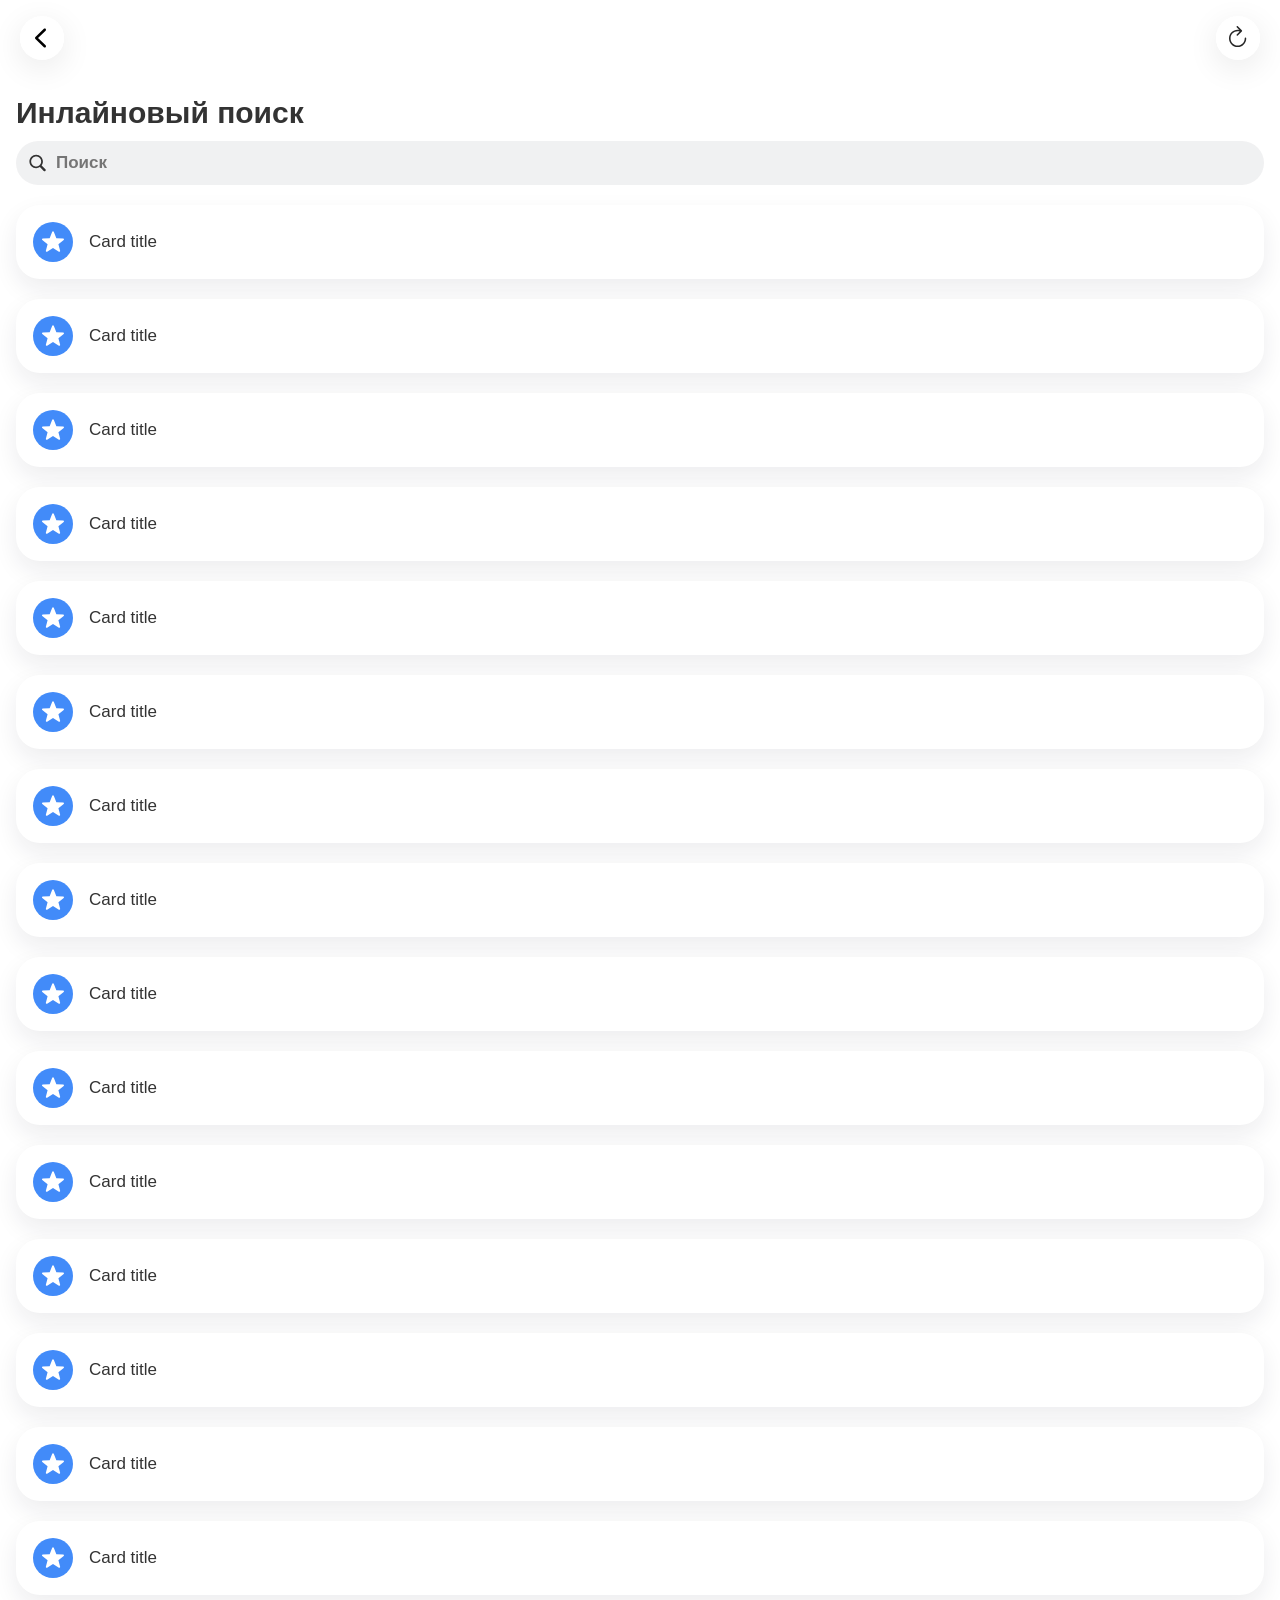
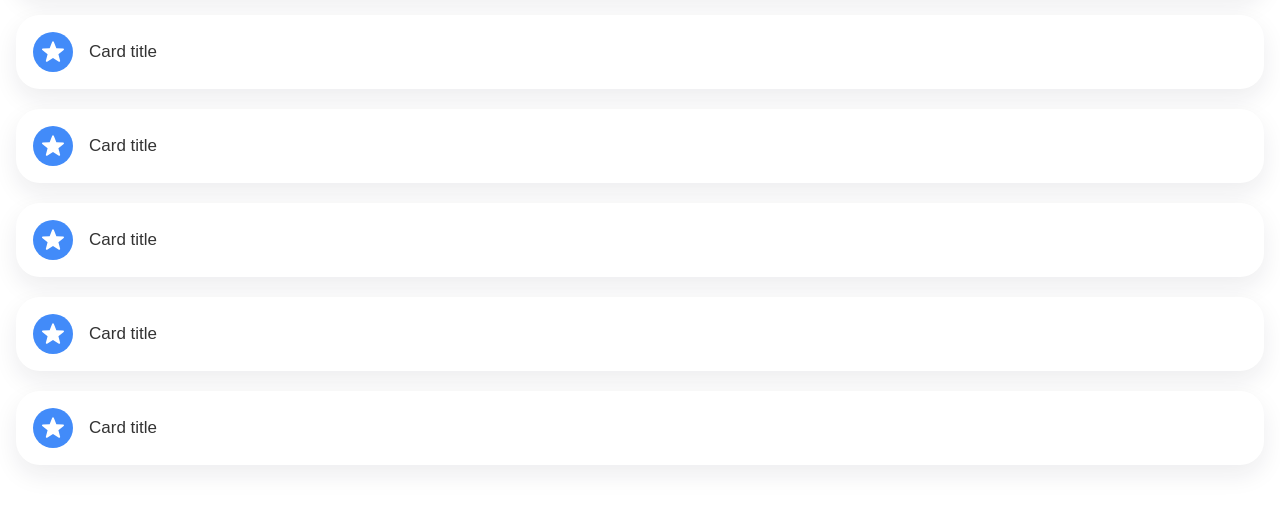
<file: search-inline.html>
<!doctype html>
<html lang="ru">
  <head>
    <meta charset="UTF-8" />
    <meta name="viewport" content="width=device-width, initial-scale=1, maximum-scale=1, user-scalable=no, viewport-fit=cover" />
    <meta name="theme-color" content="#ffffff" />
    <meta name="apple-mobile-web-app-capable" content="yes" />
    <meta name="apple-mobile-web-app-status-bar-style" content="black-translucent" />
    <meta name="apple-mobile-web-app-title" content="iOS26 AppBar" />
    <script>
      (() => {
        try {
          const nav = performance.getEntriesByType("navigation")[0];
          let direction = sessionStorage.getItem("nav-direction") || "";
          if (!direction && nav && nav.type === "back_forward") direction = "pop";
          if (!direction && nav && nav.type === "navigate") direction = "push";
          if (!direction) direction = "none";
          document.documentElement.setAttribute("data-nav-direction", direction);
          sessionStorage.removeItem("nav-direction");
        } catch {
          document.documentElement.setAttribute("data-nav-direction", "none");
        }
      })();
    </script>
    <title>Инлайновый поиск</title>
    <link rel="manifest" href="manifest.webmanifest" />
    <link rel="apple-touch-icon" href="icons/icon-192.png" />
    <link rel="stylesheet" href="styles.css" />
  </head>
  <body data-page="search-inline">
    <div class="app-shell">
      <header class="appbar">
        <button class="appbar-btn close-btn" data-back-to-home data-back-href="search.html" aria-label="Назад">
          <img class="appbar-icon appbar-icon-back appbar-icon-toned" src="icons/chevron-left.svg" alt="" aria-hidden="true" />
        </button>
        <button class="appbar-btn reload-btn" id="reload-btn" aria-label="Обновить">
          <img class="appbar-icon appbar-icon-toned" src="icons/reload.svg" alt="" aria-hidden="true" />
        </button>
        <h1 class="title">Инлайновый поиск</h1>
      </header>

      <main class="screen screen--search screen--search-inline">
        <h2 class="content-title">Инлайновый поиск</h2>
        <form class="search-bar search-bar--inline search-bar--no-clear" data-search-bar data-search-behavior="inline" action="">
          <label class="search-input-shell search-input-shell--inline">
            <svg class="search-icon" width="24" height="24" viewBox="0 0 24 24" fill="none" aria-hidden="true" xmlns="http://www.w3.org/2000/svg">
              <path d="M3.40918 10.4961C3.40918 6.76904 6.43896 3.73926 10.166 3.73926C13.8931 3.73926 16.9229 6.76904 16.9229 10.4961C16.9229 11.9487 16.4497 13.2935 15.6611 14.3809L19.4546 18.1826C19.6787 18.415 19.7949 18.7222 19.7949 19.0542C19.7949 19.7432 19.2886 20.2744 18.583 20.2744C18.2593 20.2744 17.9355 20.1665 17.7031 19.9258L13.8848 16.1074C12.8223 16.8296 11.5522 17.2529 10.166 17.2529C6.43896 17.2529 3.40918 14.2231 3.40918 10.4961ZM5.16895 10.4961C5.16895 13.252 7.40186 15.4932 10.166 15.4932C12.9219 15.4932 15.1631 13.252 15.1631 10.4961C15.1631 7.74023 12.9219 5.49902 10.166 5.49902C7.40186 5.49902 5.16895 7.74023 5.16895 10.4961Z" fill="currentColor"/>
            </svg>
            <input class="search-input" type="search" placeholder="Поиск" autocomplete="off" />
            <button class="search-field-clear" type="button" aria-label="Очистить поиск">
              <svg class="search-field-clear-icon" width="16" height="16" viewBox="0 0 16 16" fill="none" aria-hidden="true" xmlns="http://www.w3.org/2000/svg">
                <path d="M8 16C3.63137 16 0 12.3686 0 8C0 3.62353 3.62353 0 7.99216 0C12.3686 0 16 3.62353 16 8C16 12.3686 12.3765 16 8 16ZM5.36471 11.2941C5.5451 11.2941 5.7098 11.2314 5.83529 11.1059L8 8.92549L10.1725 11.1059C10.2902 11.2314 10.4549 11.2941 10.6353 11.2941C11.0039 11.2941 11.2941 11.0039 11.2941 10.6431C11.2941 10.4627 11.2314 10.298 11.098 10.1804L8.92549 8.00784L11.1059 5.82745C11.2471 5.68627 11.302 5.5451 11.302 5.36471C11.302 5.00392 11.0118 4.72157 10.651 4.72157C10.4784 4.72157 10.3373 4.77647 10.2039 4.9098L8 7.09804L5.81176 4.91765C5.68627 4.8 5.5451 4.73725 5.36471 4.73725C5.00392 4.73725 4.72157 5.01176 4.72157 5.38039C4.72157 5.55294 4.78431 5.7098 4.9098 5.83529L7.08235 8.00784L4.9098 10.1882C4.78431 10.3059 4.72157 10.4706 4.72157 10.6431C4.72157 11.0039 5.00392 11.2941 5.36471 11.2941Z" fill="currentColor"/>
              </svg>
            </button>
          </label>
          <button class="appbar-btn search-clear-btn" type="button" aria-label="Закрыть поиск">
            <img class="appbar-icon appbar-icon-toned" src="icons/close.svg" alt="" aria-hidden="true" />
          </button>
        </form>
        <div class="cards" id="cards"></div>
      </main>

      <template id="card-template">
        <section class="card">
          <p>
            <span class="card-leading" aria-hidden="true"><img src="icons/card-star.svg" alt=""/></span>
            <span>Card title</span>
          </p>
        </section>
      </template>
    </div>

    <script src="app.js"></script>
  </body>
</html>
</file>
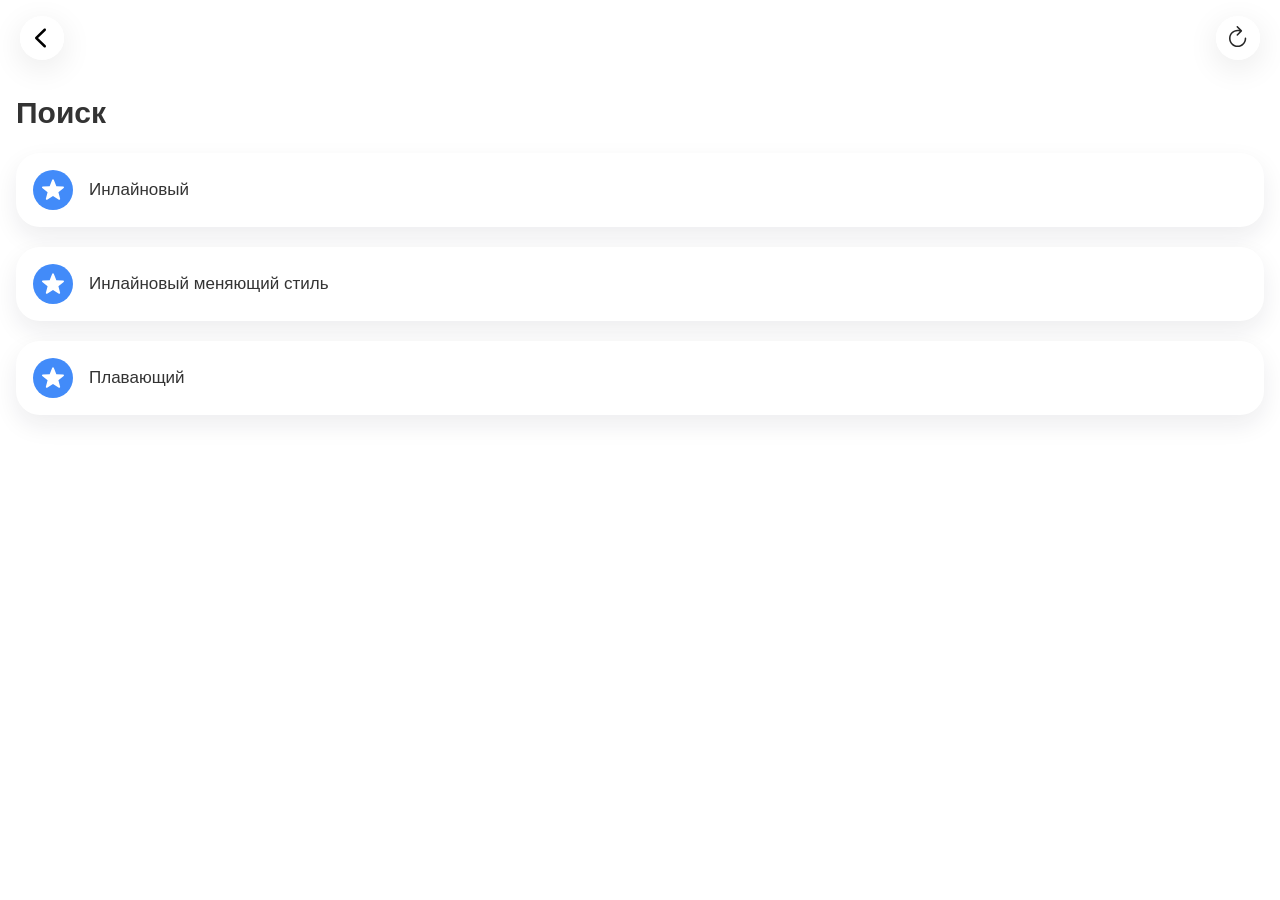
<file: search.html>
<!doctype html>
<html lang="ru">
  <head>
    <meta charset="UTF-8" />
    <meta name="viewport" content="width=device-width, initial-scale=1, maximum-scale=1, user-scalable=no, viewport-fit=cover" />
    <meta name="theme-color" content="#ffffff" />
    <meta name="apple-mobile-web-app-capable" content="yes" />
    <meta name="apple-mobile-web-app-status-bar-style" content="black-translucent" />
    <meta name="apple-mobile-web-app-title" content="iOS26 AppBar" />
    <script>
      (() => {
        try {
          const nav = performance.getEntriesByType("navigation")[0];
          let direction = sessionStorage.getItem("nav-direction") || "";
          if (!direction && nav && nav.type === "back_forward") direction = "pop";
          if (!direction && nav && nav.type === "navigate") direction = "push";
          if (!direction) direction = "none";
          document.documentElement.setAttribute("data-nav-direction", direction);
          sessionStorage.removeItem("nav-direction");
        } catch {
          document.documentElement.setAttribute("data-nav-direction", "none");
        }
      })();
    </script>
    <title>Поиск</title>
    <link rel="manifest" href="manifest.webmanifest" />
    <link rel="apple-touch-icon" href="icons/icon-192.png" />
    <link rel="stylesheet" href="styles.css" />
  </head>
  <body data-page="search">
    <div class="app-shell">
      <header class="appbar">
        <button class="appbar-btn close-btn" data-back-to-home aria-label="Назад">
          <img class="appbar-icon appbar-icon-back appbar-icon-toned" src="icons/chevron-left.svg" alt="" aria-hidden="true" />
        </button>
        <button class="appbar-btn reload-btn" id="reload-btn" aria-label="Обновить">
          <img class="appbar-icon appbar-icon-toned" src="icons/reload.svg" alt="" aria-hidden="true" />
        </button>
        <h1 class="title">Поиск</h1>
      </header>

      <main class="screen">
        <h2 class="content-title">Поиск</h2>
        <div class="cards">
          <a class="nav-link" href="search-inline.html">
            <section class="card">
              <p>
                <span class="card-leading" aria-hidden="true"><img src="icons/card-star.svg" alt=""/></span>
                <span>Инлайновый</span>
              </p>
            </section>
          </a>
          <a class="nav-link" href="search-inline-floating.html">
            <section class="card">
              <p>
                <span class="card-leading" aria-hidden="true"><img src="icons/card-star.svg" alt=""/></span>
                <span>Инлайновый меняющий стиль</span>
              </p>
            </section>
          </a>
          <a class="nav-link" href="search-floating.html">
            <section class="card">
              <p>
                <span class="card-leading" aria-hidden="true"><img src="icons/card-star.svg" alt=""/></span>
                <span>Плавающий</span>
              </p>
            </section>
          </a>
        </div>
      </main>
    </div>

    <script src="app.js"></script>
  </body>
</html>
</file>
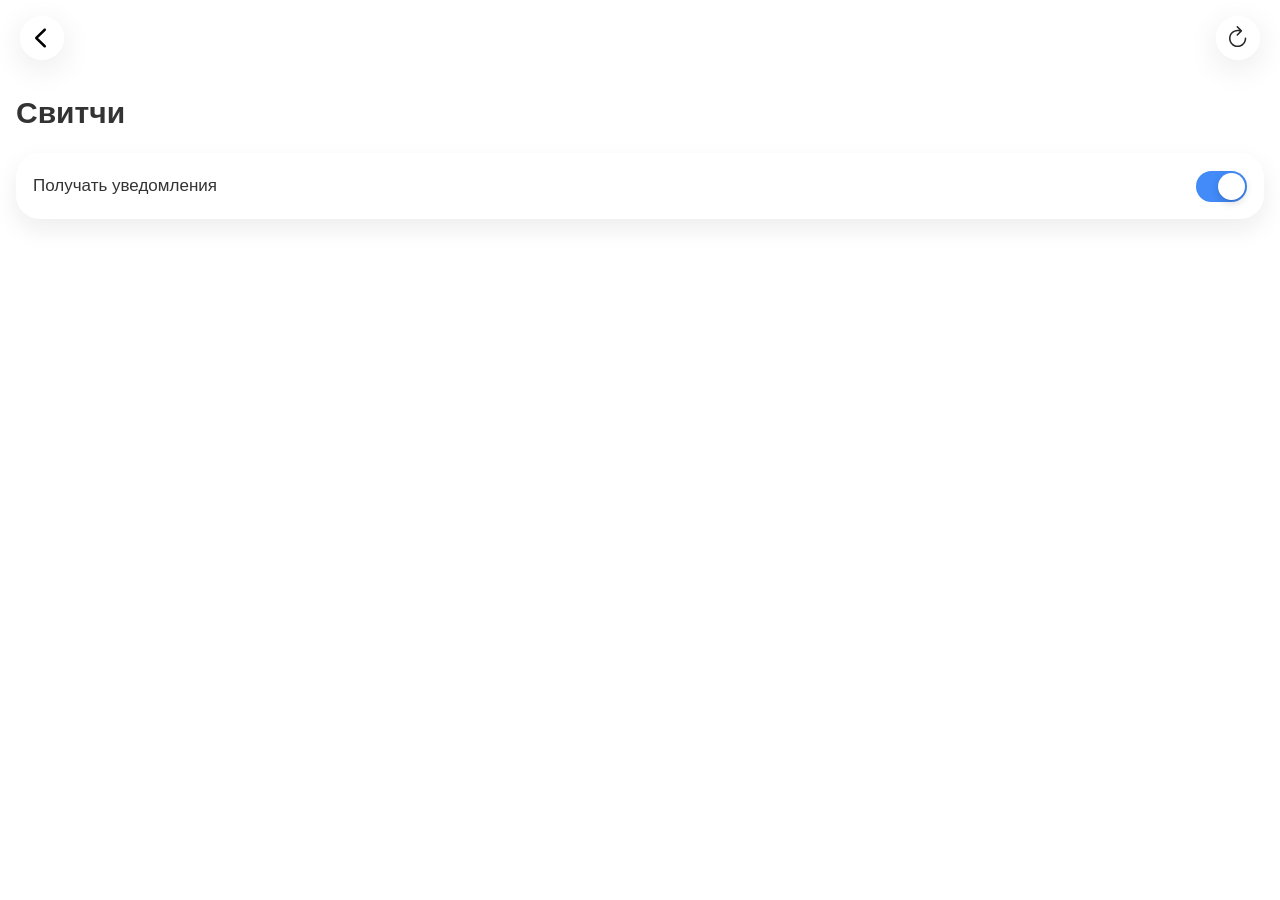
<file: switches.html>
<!doctype html>
<html lang="ru">
  <head>
    <meta charset="UTF-8" />
    <meta name="viewport" content="width=device-width, initial-scale=1, maximum-scale=1, user-scalable=no, viewport-fit=cover" />
    <meta name="theme-color" content="#ffffff" />
    <meta name="apple-mobile-web-app-capable" content="yes" />
    <meta name="apple-mobile-web-app-status-bar-style" content="black-translucent" />
    <meta name="apple-mobile-web-app-title" content="iOS26 AppBar" />
    <script>
      (() => {
        try {
          const nav = performance.getEntriesByType("navigation")[0];
          let direction = sessionStorage.getItem("nav-direction") || "";
          if (!direction && nav && nav.type === "back_forward") direction = "pop";
          if (!direction && nav && nav.type === "navigate") direction = "push";
          if (!direction) direction = "none";
          document.documentElement.setAttribute("data-nav-direction", direction);
          sessionStorage.removeItem("nav-direction");
        } catch {
          document.documentElement.setAttribute("data-nav-direction", "none");
        }
      })();
    </script>
    <title>Свитчи</title>
    <link rel="manifest" href="manifest.webmanifest" />
    <link rel="apple-touch-icon" href="icons/icon-192.png" />
    <link rel="stylesheet" href="styles.css" />
  </head>
  <body data-page="switches">
    <div class="app-shell">
      <header class="appbar">
        <button class="appbar-btn close-btn" data-back-to-home aria-label="Назад">
          <img class="appbar-icon appbar-icon-back appbar-icon-toned" src="icons/chevron-left.svg" alt="" aria-hidden="true" />
        </button>
        <button class="appbar-btn reload-btn" id="reload-btn" aria-label="Обновить">
          <img class="appbar-icon appbar-icon-toned" src="icons/reload.svg" alt="" aria-hidden="true" />
        </button>
        <h1 class="title">Свитчи</h1>
      </header>

      <main class="screen">
        <h2 class="content-title">Свитчи</h2>
        <div class="cards">
          <section class="card switch-card">
            <label class="switch-row">
              <span class="switch-text">Получать уведомления</span>
              <span class="switch-control">
                <input class="native-switch" type="checkbox" switch checked />
                <span class="custom-switch" aria-hidden="true"></span>
              </span>
            </label>
          </section>
        </div>
      </main>
    </div>

    <script src="app.js"></script>
  </body>
</html>
</file>
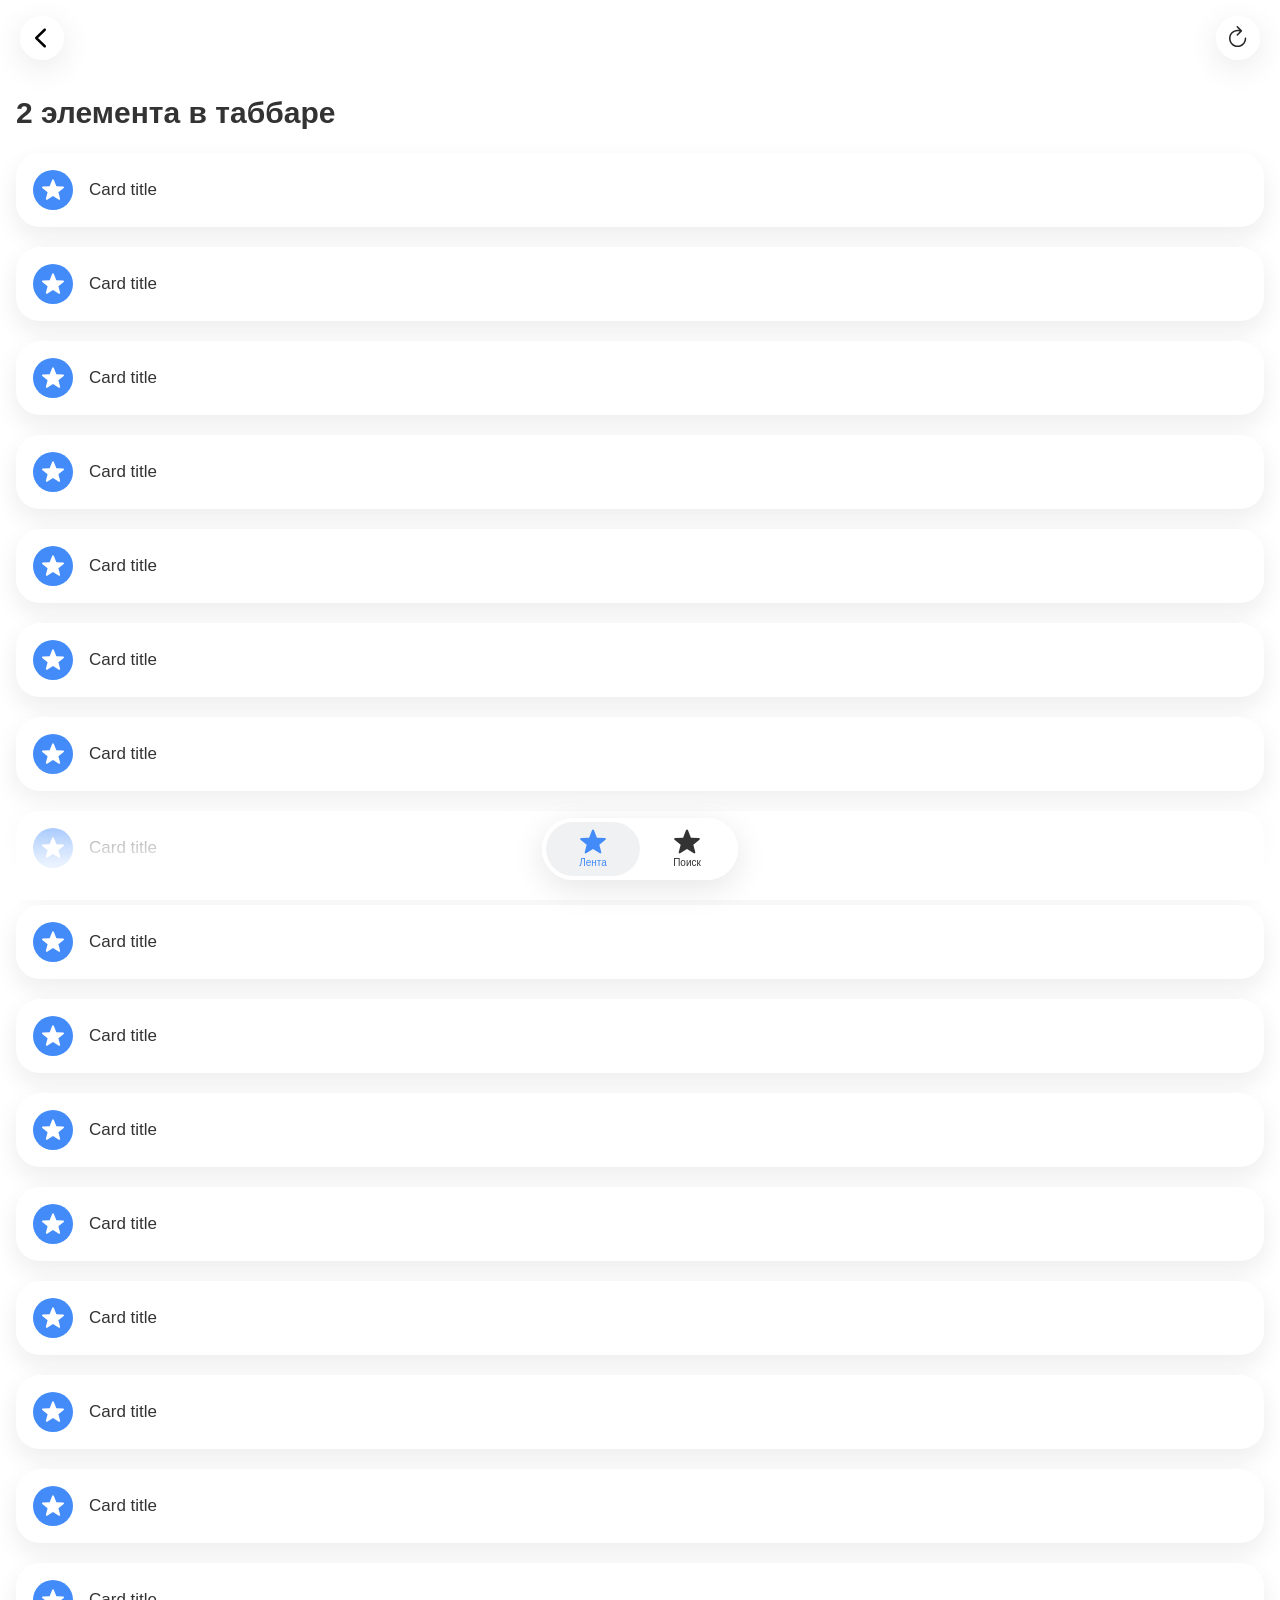
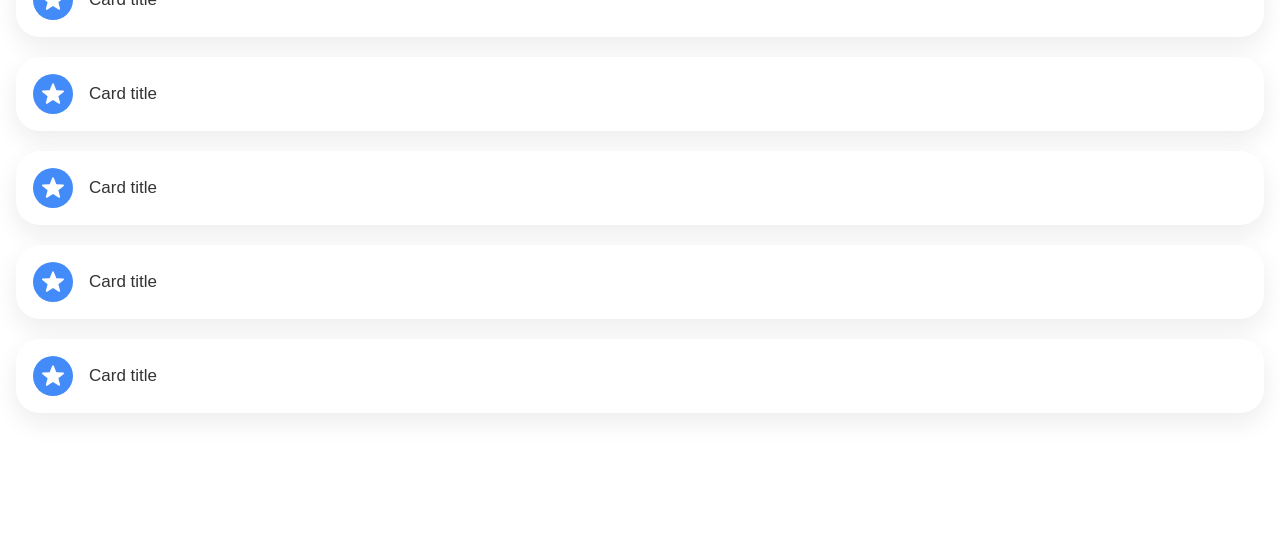
<file: tabbar-list-2.html>
<!doctype html>
<html lang="ru">
  <head>
    <meta charset="UTF-8" />
    <meta name="viewport" content="width=device-width, initial-scale=1, maximum-scale=1, user-scalable=no, viewport-fit=cover" />
    <meta name="theme-color" content="#ffffff" />
    <meta name="apple-mobile-web-app-capable" content="yes" />
    <meta name="apple-mobile-web-app-status-bar-style" content="black-translucent" />
    <meta name="apple-mobile-web-app-title" content="iOS26 AppBar" />
    <script>
      (() => {
        try {
          const nav = performance.getEntriesByType("navigation")[0];
          let direction = sessionStorage.getItem("nav-direction") || "";
          if (!direction && nav && nav.type === "back_forward") direction = "pop";
          if (!direction && nav && nav.type === "navigate") direction = "push";
          if (!direction) direction = "none";
          document.documentElement.setAttribute("data-nav-direction", direction);
          sessionStorage.removeItem("nav-direction");
        } catch {
          document.documentElement.setAttribute("data-nav-direction", "none");
        }
      })();
    </script>
    <title>2 элемента в таббаре</title>
    <link rel="manifest" href="manifest.webmanifest" />
    <link rel="apple-touch-icon" href="icons/icon-192.png" />
    <link rel="stylesheet" href="styles.css" />
  </head>
  <body data-page="tabbar-list-2">
    <div class="app-shell">
      <header class="appbar">
        <button class="appbar-btn close-btn" data-back-to-home data-back-href="tabbar-list.html" aria-label="Назад">
          <img class="appbar-icon appbar-icon-back appbar-icon-toned" src="icons/chevron-left.svg" alt="" aria-hidden="true" />
        </button>
        <button class="appbar-btn reload-btn" id="reload-btn" aria-label="Обновить">
          <img class="appbar-icon appbar-icon-toned" src="icons/reload.svg" alt="" aria-hidden="true" />
        </button>
        <h1 class="title">2 элемента в таббаре</h1>
      </header>

      <main class="screen screen--tabbar-list">
        <h2 class="content-title">2 элемента в таббаре</h2>
        <div class="cards" id="cards"></div>
      </main>

      <nav class="tabbar-wrap" aria-label="Таббар">
        <div class="tabbar">
          <span class="tabbar-active" aria-hidden="true"></span>
          <input class="tabbar-input" type="radio" name="tabbar-2" id="tabbar-2-1" checked />
          <label class="tabbar-tab" for="tabbar-2-1">
            <span class="tabbar-tab-icon" aria-hidden="true">
              <img class="tabbar-tab-icon-img tabbar-tab-icon-img--idle" src="icons/tab-star-idle.svg" alt="" />
              <img class="tabbar-tab-icon-img tabbar-tab-icon-img--active" src="icons/tab-star-active.svg" alt="" />
            </span>
            <span class="tabbar-tab-label">Лента</span>
          </label>
          <input class="tabbar-input" type="radio" name="tabbar-2" id="tabbar-2-2" />
          <label class="tabbar-tab" for="tabbar-2-2">
            <span class="tabbar-tab-icon" aria-hidden="true">
              <img class="tabbar-tab-icon-img tabbar-tab-icon-img--idle" src="icons/tab-star-idle.svg" alt="" />
              <img class="tabbar-tab-icon-img tabbar-tab-icon-img--active" src="icons/tab-star-active.svg" alt="" />
            </span>
            <span class="tabbar-tab-label">Поиск</span>
          </label>
        </div>
      </nav>

      <template id="card-template">
        <section class="card">
          <p>
            <span class="card-leading" aria-hidden="true"><img src="icons/card-star.svg" alt=""/></span>
            <span>Card title</span>
          </p>
        </section>
      </template>
    </div>

    <script src="app.js"></script>
  </body>
</html>
</file>
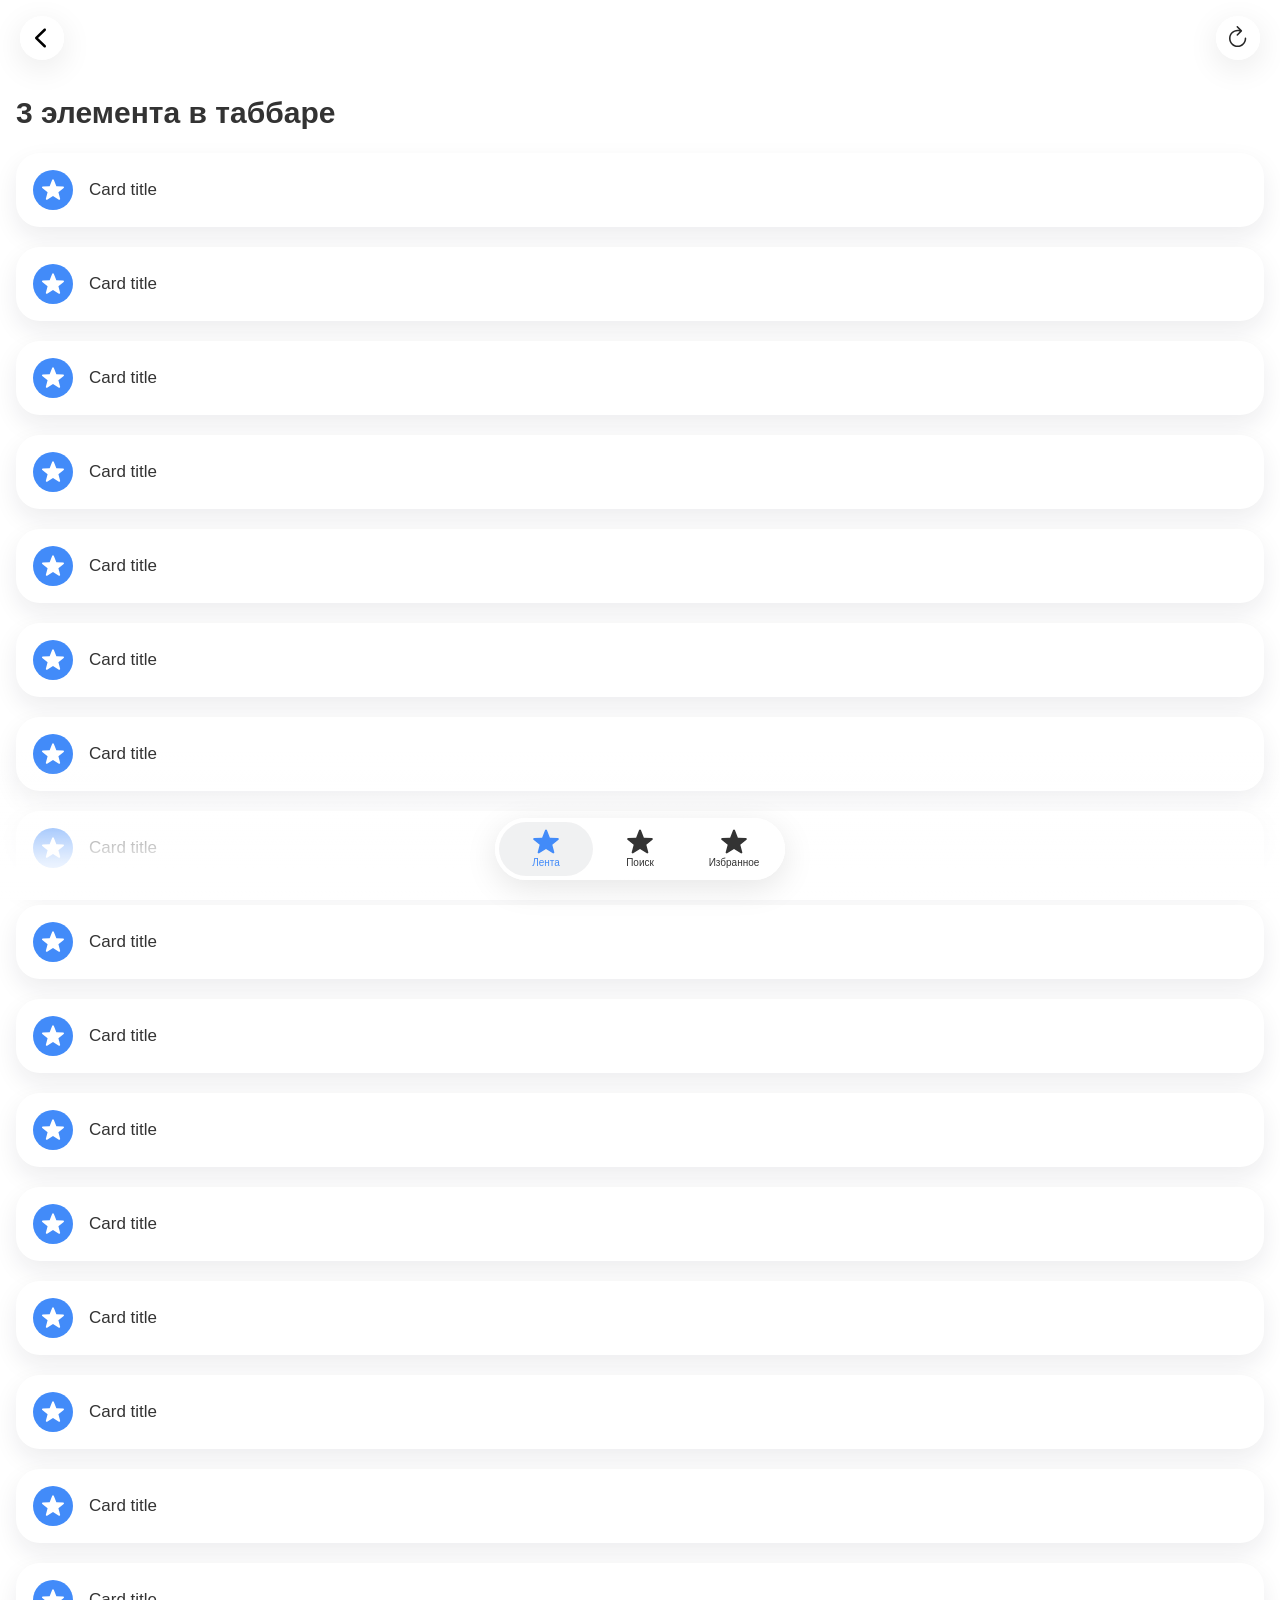
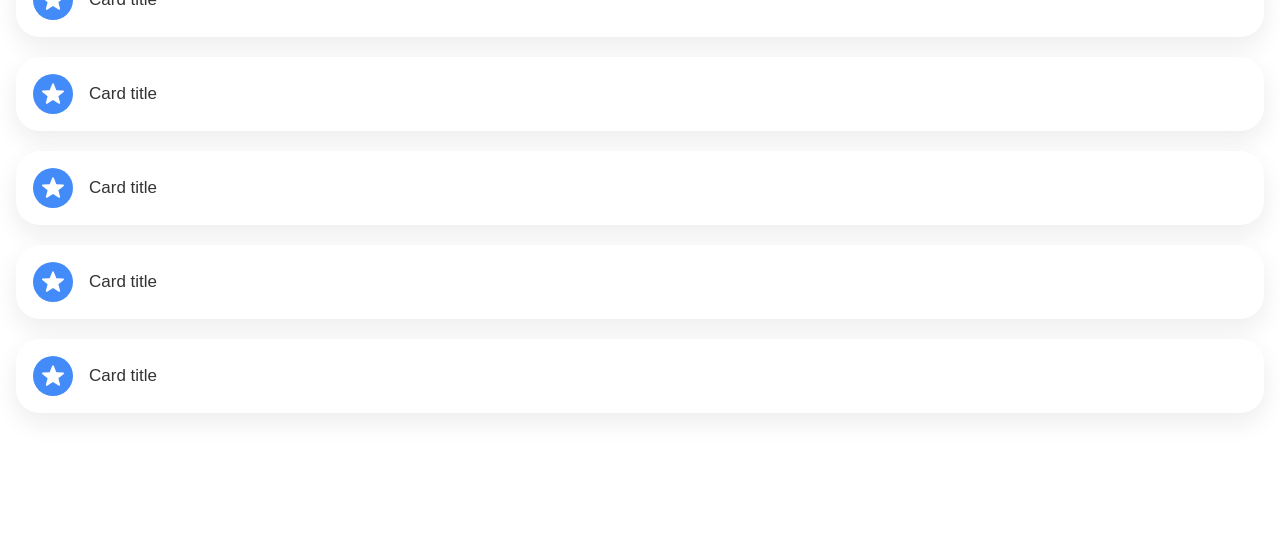
<file: tabbar-list-3.html>
<!doctype html>
<html lang="ru">
  <head>
    <meta charset="UTF-8" />
    <meta name="viewport" content="width=device-width, initial-scale=1, maximum-scale=1, user-scalable=no, viewport-fit=cover" />
    <meta name="theme-color" content="#ffffff" />
    <meta name="apple-mobile-web-app-capable" content="yes" />
    <meta name="apple-mobile-web-app-status-bar-style" content="black-translucent" />
    <meta name="apple-mobile-web-app-title" content="iOS26 AppBar" />
    <script>
      (() => {
        try {
          const nav = performance.getEntriesByType("navigation")[0];
          let direction = sessionStorage.getItem("nav-direction") || "";
          if (!direction && nav && nav.type === "back_forward") direction = "pop";
          if (!direction && nav && nav.type === "navigate") direction = "push";
          if (!direction) direction = "none";
          document.documentElement.setAttribute("data-nav-direction", direction);
          sessionStorage.removeItem("nav-direction");
        } catch {
          document.documentElement.setAttribute("data-nav-direction", "none");
        }
      })();
    </script>
    <title>3 элемента в таббаре</title>
    <link rel="manifest" href="manifest.webmanifest" />
    <link rel="apple-touch-icon" href="icons/icon-192.png" />
    <link rel="stylesheet" href="styles.css" />
  </head>
  <body data-page="tabbar-list-3">
    <div class="app-shell">
      <header class="appbar">
        <button class="appbar-btn close-btn" data-back-to-home data-back-href="tabbar-list.html" aria-label="Назад">
          <img class="appbar-icon appbar-icon-back appbar-icon-toned" src="icons/chevron-left.svg" alt="" aria-hidden="true" />
        </button>
        <button class="appbar-btn reload-btn" id="reload-btn" aria-label="Обновить">
          <img class="appbar-icon appbar-icon-toned" src="icons/reload.svg" alt="" aria-hidden="true" />
        </button>
        <h1 class="title">3 элемента в таббаре</h1>
      </header>

      <main class="screen screen--tabbar-list">
        <h2 class="content-title">3 элемента в таббаре</h2>
        <div class="cards" id="cards"></div>
      </main>

      <nav class="tabbar-wrap" aria-label="Таббар">
        <div class="tabbar">
          <span class="tabbar-active" aria-hidden="true"></span>
          <input class="tabbar-input" type="radio" name="tabbar-3" id="tabbar-3-1" checked />
          <label class="tabbar-tab" for="tabbar-3-1">
            <span class="tabbar-tab-icon" aria-hidden="true">
              <img class="tabbar-tab-icon-img tabbar-tab-icon-img--idle" src="icons/tab-star-idle.svg" alt="" />
              <img class="tabbar-tab-icon-img tabbar-tab-icon-img--active" src="icons/tab-star-active.svg" alt="" />
            </span>
            <span class="tabbar-tab-label">Лента</span>
          </label>
          <input class="tabbar-input" type="radio" name="tabbar-3" id="tabbar-3-2" />
          <label class="tabbar-tab" for="tabbar-3-2">
            <span class="tabbar-tab-icon" aria-hidden="true">
              <img class="tabbar-tab-icon-img tabbar-tab-icon-img--idle" src="icons/tab-star-idle.svg" alt="" />
              <img class="tabbar-tab-icon-img tabbar-tab-icon-img--active" src="icons/tab-star-active.svg" alt="" />
            </span>
            <span class="tabbar-tab-label">Поиск</span>
          </label>
          <input class="tabbar-input" type="radio" name="tabbar-3" id="tabbar-3-3" />
          <label class="tabbar-tab" for="tabbar-3-3">
            <span class="tabbar-tab-icon" aria-hidden="true">
              <img class="tabbar-tab-icon-img tabbar-tab-icon-img--idle" src="icons/tab-star-idle.svg" alt="" />
              <img class="tabbar-tab-icon-img tabbar-tab-icon-img--active" src="icons/tab-star-active.svg" alt="" />
            </span>
            <span class="tabbar-tab-label">Избранное</span>
          </label>
        </div>
      </nav>

      <template id="card-template">
        <section class="card">
          <p>
            <span class="card-leading" aria-hidden="true"><img src="icons/card-star.svg" alt=""/></span>
            <span>Card title</span>
          </p>
        </section>
      </template>
    </div>

    <script src="app.js"></script>
  </body>
</html>
</file>
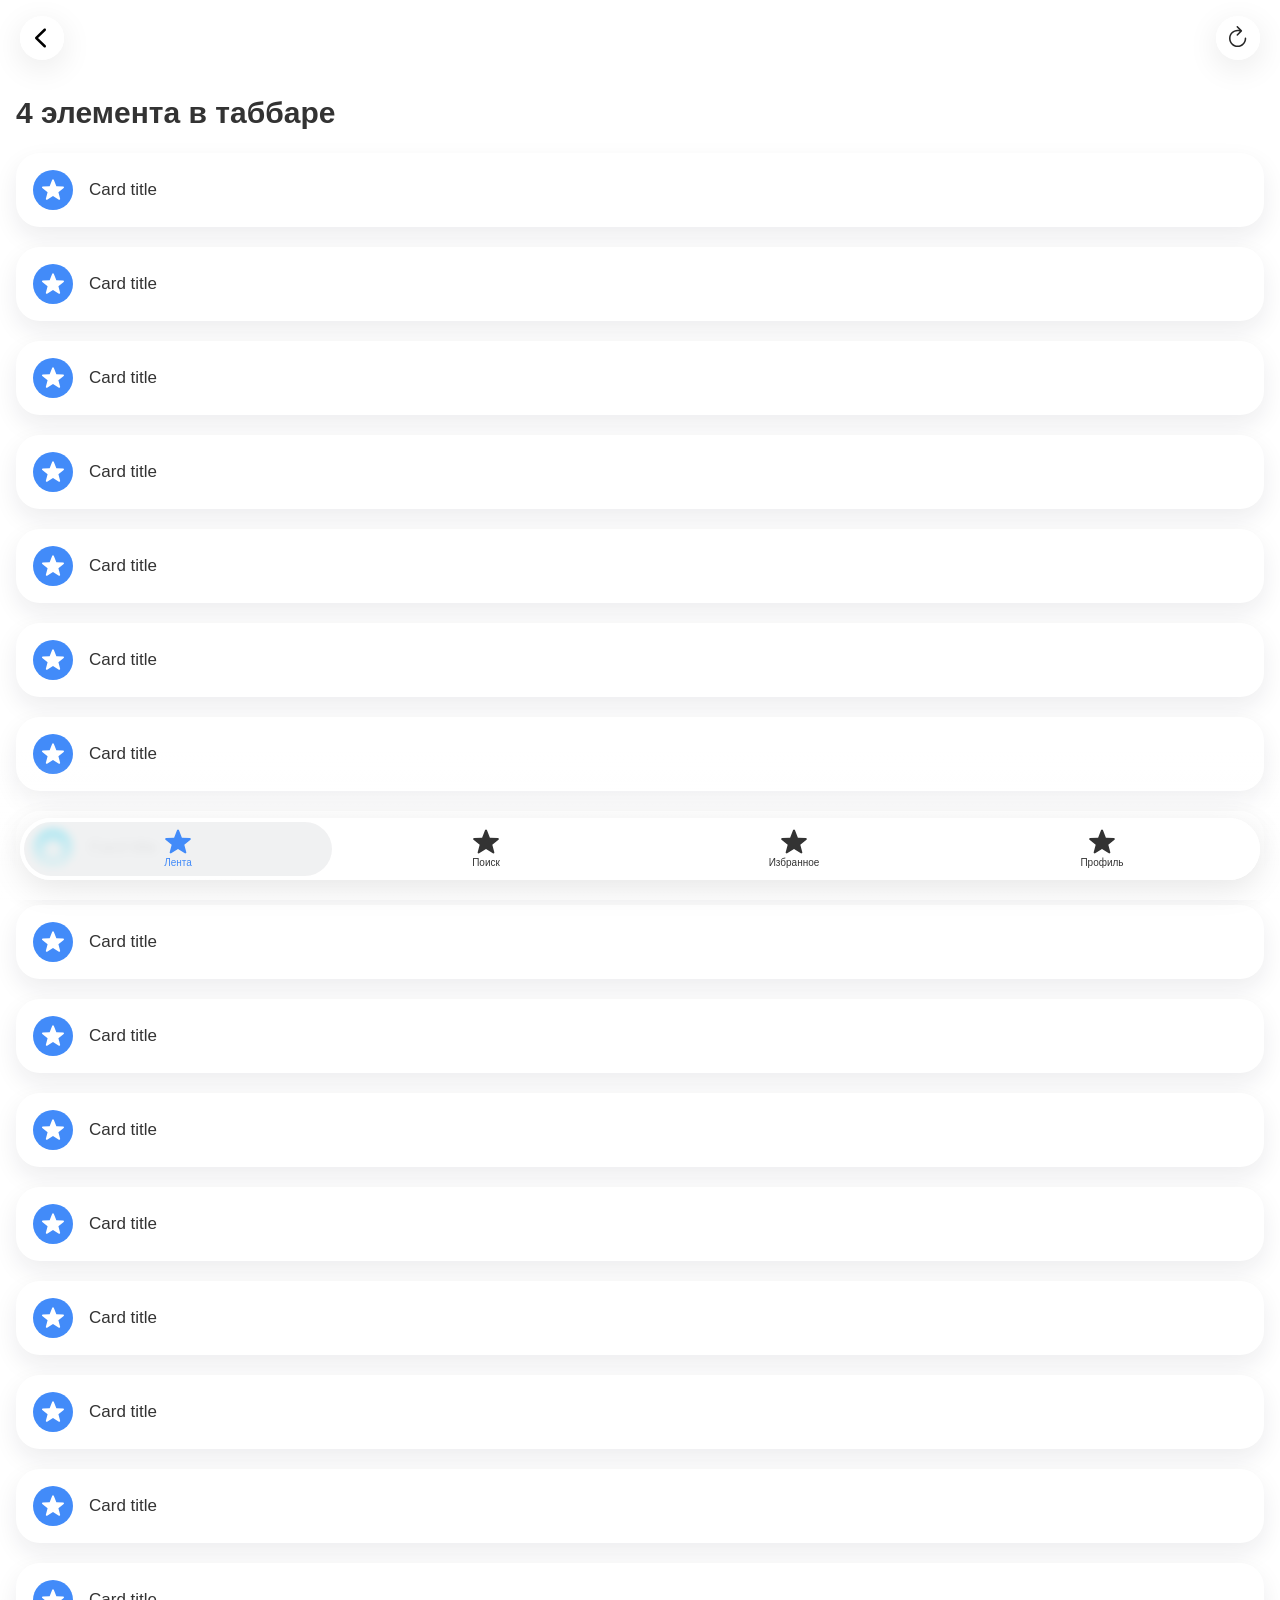
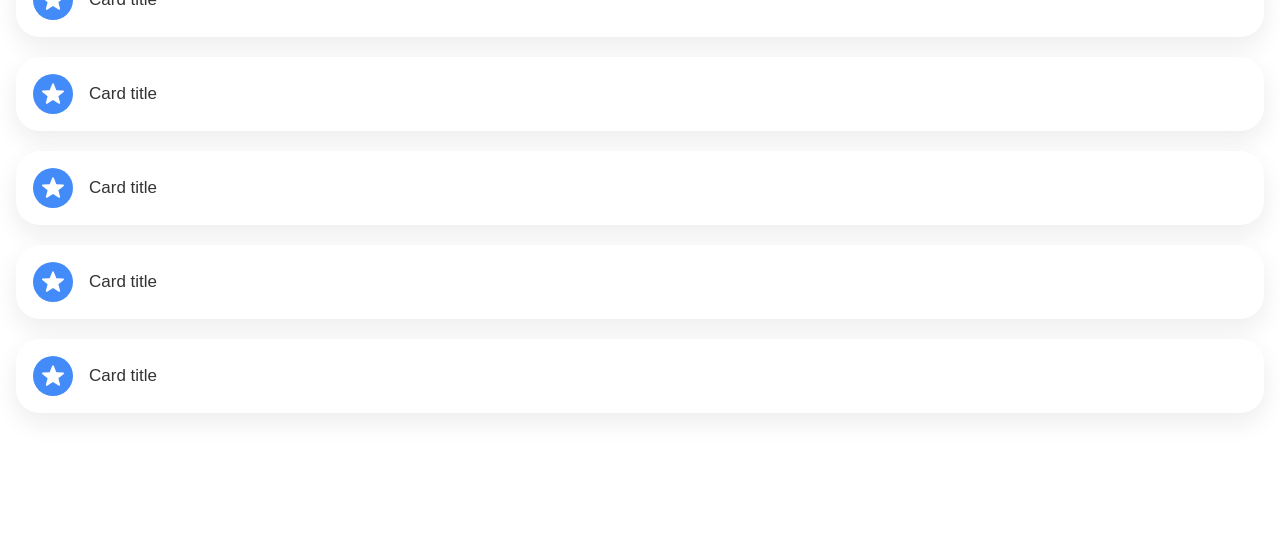
<file: tabbar-list-4.html>
<!doctype html>
<html lang="ru">
  <head>
    <meta charset="UTF-8" />
    <meta name="viewport" content="width=device-width, initial-scale=1, maximum-scale=1, user-scalable=no, viewport-fit=cover" />
    <meta name="theme-color" content="#ffffff" />
    <meta name="apple-mobile-web-app-capable" content="yes" />
    <meta name="apple-mobile-web-app-status-bar-style" content="black-translucent" />
    <meta name="apple-mobile-web-app-title" content="iOS26 AppBar" />
    <script>
      (() => {
        try {
          const nav = performance.getEntriesByType("navigation")[0];
          let direction = sessionStorage.getItem("nav-direction") || "";
          if (!direction && nav && nav.type === "back_forward") direction = "pop";
          if (!direction && nav && nav.type === "navigate") direction = "push";
          if (!direction) direction = "none";
          document.documentElement.setAttribute("data-nav-direction", direction);
          sessionStorage.removeItem("nav-direction");
        } catch {
          document.documentElement.setAttribute("data-nav-direction", "none");
        }
      })();
    </script>
    <title>4 элемента в таббаре</title>
    <link rel="manifest" href="manifest.webmanifest" />
    <link rel="apple-touch-icon" href="icons/icon-192.png" />
    <link rel="stylesheet" href="styles.css" />
  </head>
  <body data-page="tabbar-list-4">
    <div class="app-shell">
      <header class="appbar">
        <button class="appbar-btn close-btn" data-back-to-home data-back-href="tabbar-list.html" aria-label="Назад">
          <img class="appbar-icon appbar-icon-back appbar-icon-toned" src="icons/chevron-left.svg" alt="" aria-hidden="true" />
        </button>
        <button class="appbar-btn reload-btn" id="reload-btn" aria-label="Обновить">
          <img class="appbar-icon appbar-icon-toned" src="icons/reload.svg" alt="" aria-hidden="true" />
        </button>
        <h1 class="title">4 элемента в таббаре</h1>
      </header>

      <main class="screen screen--tabbar-list">
        <h2 class="content-title">4 элемента в таббаре</h2>
        <div class="cards" id="cards"></div>
      </main>

      <nav class="tabbar-wrap" aria-label="Таббар">
        <div class="tabbar">
          <span class="tabbar-active" aria-hidden="true"></span>
          <input class="tabbar-input" type="radio" name="tabbar-4" id="tabbar-4-1" checked />
          <label class="tabbar-tab" for="tabbar-4-1">
            <span class="tabbar-tab-icon" aria-hidden="true">
              <img class="tabbar-tab-icon-img tabbar-tab-icon-img--idle" src="icons/tab-star-idle.svg" alt="" />
              <img class="tabbar-tab-icon-img tabbar-tab-icon-img--active" src="icons/tab-star-active.svg" alt="" />
            </span>
            <span class="tabbar-tab-label">Лента</span>
          </label>
          <input class="tabbar-input" type="radio" name="tabbar-4" id="tabbar-4-2" />
          <label class="tabbar-tab" for="tabbar-4-2">
            <span class="tabbar-tab-icon" aria-hidden="true">
              <img class="tabbar-tab-icon-img tabbar-tab-icon-img--idle" src="icons/tab-star-idle.svg" alt="" />
              <img class="tabbar-tab-icon-img tabbar-tab-icon-img--active" src="icons/tab-star-active.svg" alt="" />
            </span>
            <span class="tabbar-tab-label">Поиск</span>
          </label>
          <input class="tabbar-input" type="radio" name="tabbar-4" id="tabbar-4-3" />
          <label class="tabbar-tab" for="tabbar-4-3">
            <span class="tabbar-tab-icon" aria-hidden="true">
              <img class="tabbar-tab-icon-img tabbar-tab-icon-img--idle" src="icons/tab-star-idle.svg" alt="" />
              <img class="tabbar-tab-icon-img tabbar-tab-icon-img--active" src="icons/tab-star-active.svg" alt="" />
            </span>
            <span class="tabbar-tab-label">Избранное</span>
          </label>
          <input class="tabbar-input" type="radio" name="tabbar-4" id="tabbar-4-4" />
          <label class="tabbar-tab" for="tabbar-4-4">
            <span class="tabbar-tab-icon" aria-hidden="true">
              <img class="tabbar-tab-icon-img tabbar-tab-icon-img--idle" src="icons/tab-star-idle.svg" alt="" />
              <img class="tabbar-tab-icon-img tabbar-tab-icon-img--active" src="icons/tab-star-active.svg" alt="" />
            </span>
            <span class="tabbar-tab-label">Профиль</span>
          </label>
        </div>
      </nav>

      <template id="card-template">
        <section class="card">
          <p>
            <span class="card-leading" aria-hidden="true"><img src="icons/card-star.svg" alt=""/></span>
            <span>Card title</span>
          </p>
        </section>
      </template>
    </div>

    <script src="app.js"></script>
  </body>
</html>
</file>
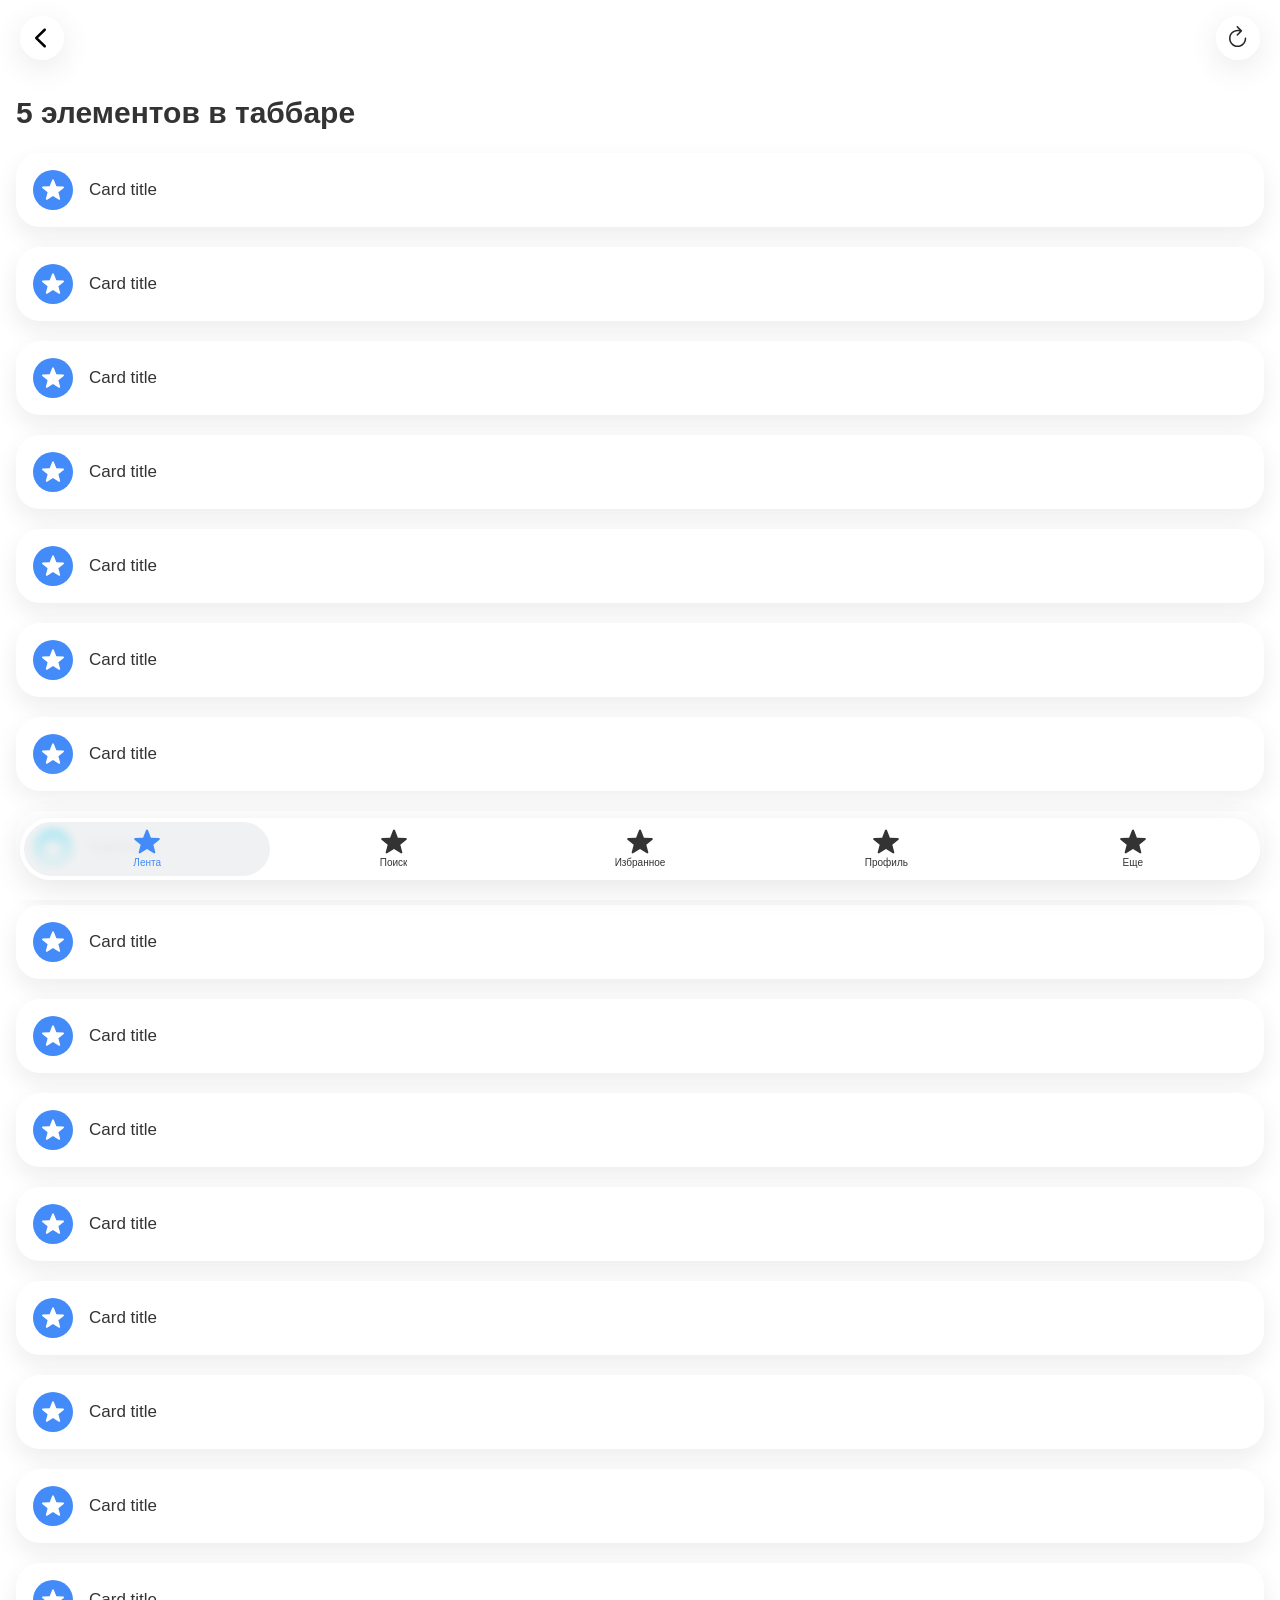
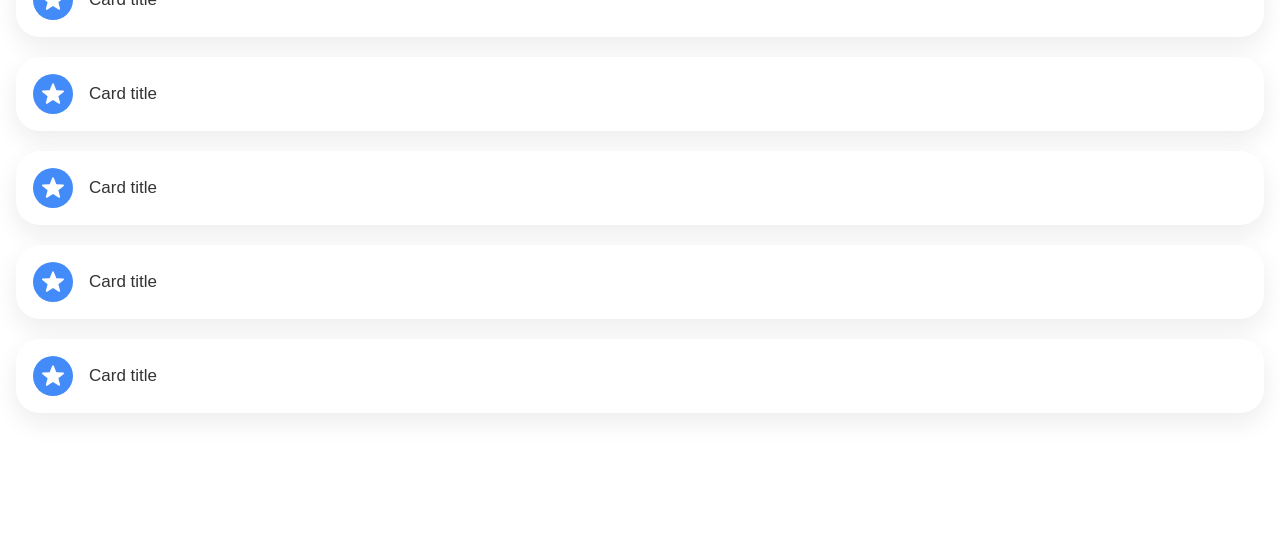
<file: tabbar-list-5.html>
<!doctype html>
<html lang="ru">
  <head>
    <meta charset="UTF-8" />
    <meta name="viewport" content="width=device-width, initial-scale=1, maximum-scale=1, user-scalable=no, viewport-fit=cover" />
    <meta name="theme-color" content="#ffffff" />
    <meta name="apple-mobile-web-app-capable" content="yes" />
    <meta name="apple-mobile-web-app-status-bar-style" content="black-translucent" />
    <meta name="apple-mobile-web-app-title" content="iOS26 AppBar" />
    <script>
      (() => {
        try {
          const nav = performance.getEntriesByType("navigation")[0];
          let direction = sessionStorage.getItem("nav-direction") || "";
          if (!direction && nav && nav.type === "back_forward") direction = "pop";
          if (!direction && nav && nav.type === "navigate") direction = "push";
          if (!direction) direction = "none";
          document.documentElement.setAttribute("data-nav-direction", direction);
          sessionStorage.removeItem("nav-direction");
        } catch {
          document.documentElement.setAttribute("data-nav-direction", "none");
        }
      })();
    </script>
    <title>5 элементов в таббаре</title>
    <link rel="manifest" href="manifest.webmanifest" />
    <link rel="apple-touch-icon" href="icons/icon-192.png" />
    <link rel="stylesheet" href="styles.css" />
  </head>
  <body data-page="tabbar-list-5">
    <div class="app-shell">
      <header class="appbar">
        <button class="appbar-btn close-btn" data-back-to-home data-back-href="tabbar-list.html" aria-label="Назад">
          <img class="appbar-icon appbar-icon-back appbar-icon-toned" src="icons/chevron-left.svg" alt="" aria-hidden="true" />
        </button>
        <button class="appbar-btn reload-btn" id="reload-btn" aria-label="Обновить">
          <img class="appbar-icon appbar-icon-toned" src="icons/reload.svg" alt="" aria-hidden="true" />
        </button>
        <h1 class="title">5 элементов в таббаре</h1>
      </header>

      <main class="screen screen--tabbar-list">
        <h2 class="content-title">5 элементов в таббаре</h2>
        <div class="cards" id="cards"></div>
      </main>

      <nav class="tabbar-wrap" aria-label="Таббар">
        <div class="tabbar">
          <span class="tabbar-active" aria-hidden="true"></span>
          <input class="tabbar-input" type="radio" name="tabbar-5" id="tabbar-5-1" checked />
          <label class="tabbar-tab" for="tabbar-5-1">
            <span class="tabbar-tab-icon" aria-hidden="true">
              <img class="tabbar-tab-icon-img tabbar-tab-icon-img--idle" src="icons/tab-star-idle.svg" alt="" />
              <img class="tabbar-tab-icon-img tabbar-tab-icon-img--active" src="icons/tab-star-active.svg" alt="" />
            </span>
            <span class="tabbar-tab-label">Лента</span>
          </label>
          <input class="tabbar-input" type="radio" name="tabbar-5" id="tabbar-5-2" />
          <label class="tabbar-tab" for="tabbar-5-2">
            <span class="tabbar-tab-icon" aria-hidden="true">
              <img class="tabbar-tab-icon-img tabbar-tab-icon-img--idle" src="icons/tab-star-idle.svg" alt="" />
              <img class="tabbar-tab-icon-img tabbar-tab-icon-img--active" src="icons/tab-star-active.svg" alt="" />
            </span>
            <span class="tabbar-tab-label">Поиск</span>
          </label>
          <input class="tabbar-input" type="radio" name="tabbar-5" id="tabbar-5-3" />
          <label class="tabbar-tab" for="tabbar-5-3">
            <span class="tabbar-tab-icon" aria-hidden="true">
              <img class="tabbar-tab-icon-img tabbar-tab-icon-img--idle" src="icons/tab-star-idle.svg" alt="" />
              <img class="tabbar-tab-icon-img tabbar-tab-icon-img--active" src="icons/tab-star-active.svg" alt="" />
            </span>
            <span class="tabbar-tab-label">Избранное</span>
          </label>
          <input class="tabbar-input" type="radio" name="tabbar-5" id="tabbar-5-4" />
          <label class="tabbar-tab" for="tabbar-5-4">
            <span class="tabbar-tab-icon" aria-hidden="true">
              <img class="tabbar-tab-icon-img tabbar-tab-icon-img--idle" src="icons/tab-star-idle.svg" alt="" />
              <img class="tabbar-tab-icon-img tabbar-tab-icon-img--active" src="icons/tab-star-active.svg" alt="" />
            </span>
            <span class="tabbar-tab-label">Профиль</span>
          </label>
          <input class="tabbar-input" type="radio" name="tabbar-5" id="tabbar-5-5" />
          <label class="tabbar-tab" for="tabbar-5-5">
            <span class="tabbar-tab-icon" aria-hidden="true">
              <img class="tabbar-tab-icon-img tabbar-tab-icon-img--idle" src="icons/tab-star-idle.svg" alt="" />
              <img class="tabbar-tab-icon-img tabbar-tab-icon-img--active" src="icons/tab-star-active.svg" alt="" />
            </span>
            <span class="tabbar-tab-label">Еще</span>
          </label>
        </div>
      </nav>

      <template id="card-template">
        <section class="card">
          <p>
            <span class="card-leading" aria-hidden="true"><img src="icons/card-star.svg" alt=""/></span>
            <span>Card title</span>
          </p>
        </section>
      </template>
    </div>

    <script src="app.js"></script>
  </body>
</html>
</file>
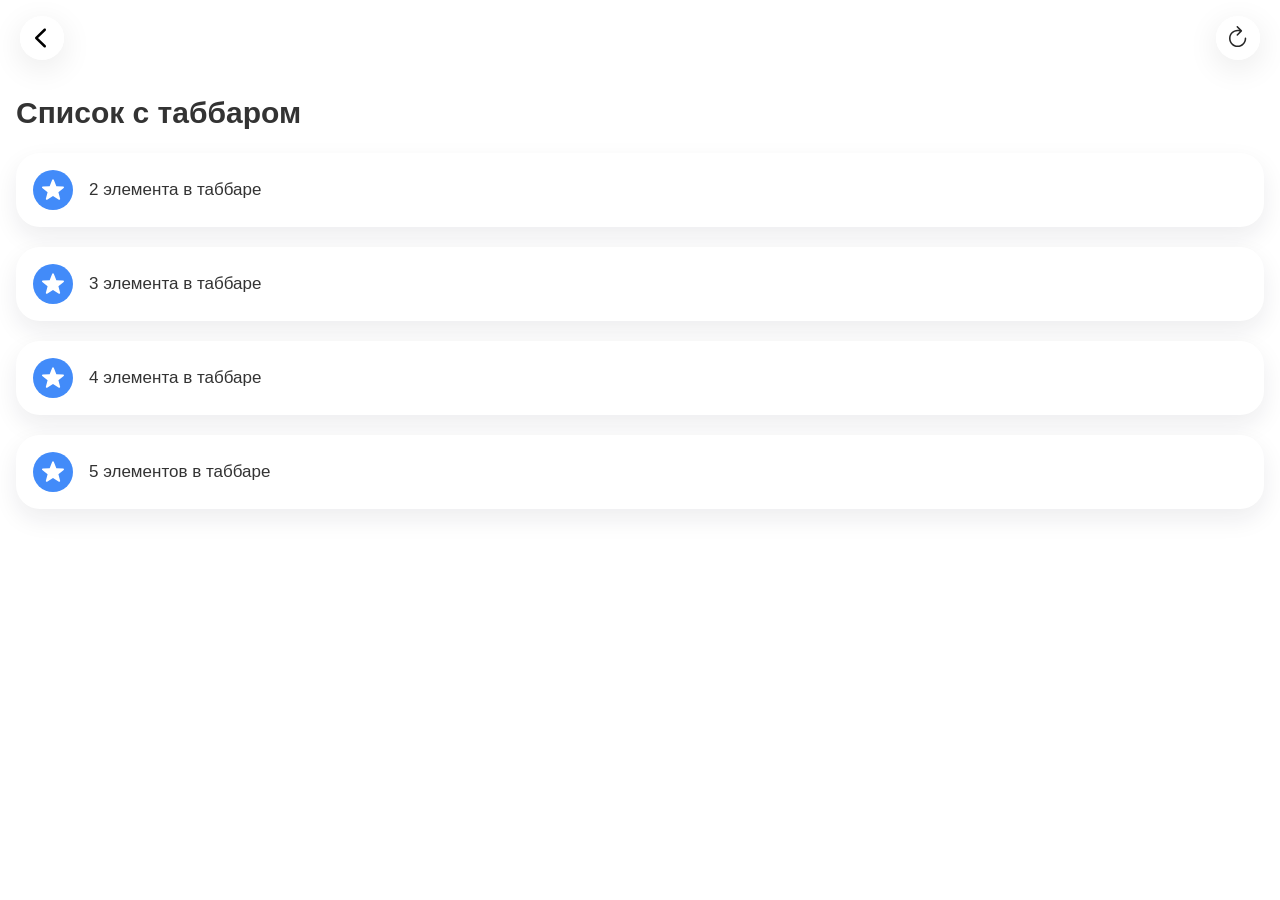
<file: tabbar-list.html>
<!doctype html>
<html lang="ru">
  <head>
    <meta charset="UTF-8" />
    <meta name="viewport" content="width=device-width, initial-scale=1, maximum-scale=1, user-scalable=no, viewport-fit=cover" />
    <meta name="theme-color" content="#ffffff" />
    <meta name="apple-mobile-web-app-capable" content="yes" />
    <meta name="apple-mobile-web-app-status-bar-style" content="black-translucent" />
    <meta name="apple-mobile-web-app-title" content="iOS26 AppBar" />
    <script>
      (() => {
        try {
          const nav = performance.getEntriesByType("navigation")[0];
          let direction = sessionStorage.getItem("nav-direction") || "";
          if (!direction && nav && nav.type === "back_forward") direction = "pop";
          if (!direction && nav && nav.type === "navigate") direction = "push";
          if (!direction) direction = "none";
          document.documentElement.setAttribute("data-nav-direction", direction);
          sessionStorage.removeItem("nav-direction");
        } catch {
          document.documentElement.setAttribute("data-nav-direction", "none");
        }
      })();
    </script>
    <title>Список с таббаром</title>
    <link rel="manifest" href="manifest.webmanifest" />
    <link rel="apple-touch-icon" href="icons/icon-192.png" />
    <link rel="stylesheet" href="styles.css" />
  </head>
  <body data-page="tabbar-list">
    <div class="app-shell">
      <header class="appbar">
        <button class="appbar-btn close-btn" data-back-to-home aria-label="Назад">
          <img class="appbar-icon appbar-icon-back appbar-icon-toned" src="icons/chevron-left.svg" alt="" aria-hidden="true" />
        </button>
        <button class="appbar-btn reload-btn" id="reload-btn" aria-label="Обновить">
          <img class="appbar-icon appbar-icon-toned" src="icons/reload.svg" alt="" aria-hidden="true" />
        </button>
        <h1 class="title">Список с таббаром</h1>
      </header>

      <main class="screen">
        <h2 class="content-title">Список с таббаром</h2>
        <div class="cards">
          <a class="nav-link" href="tabbar-list-2.html">
            <section class="card">
              <p>
                <span class="card-leading" aria-hidden="true"><img src="icons/card-star.svg" alt=""/></span>
                <span>2 элемента в таббаре</span>
              </p>
            </section>
          </a>
          <a class="nav-link" href="tabbar-list-3.html">
            <section class="card">
              <p>
                <span class="card-leading" aria-hidden="true"><img src="icons/card-star.svg" alt=""/></span>
                <span>3 элемента в таббаре</span>
              </p>
            </section>
          </a>
          <a class="nav-link" href="tabbar-list-4.html">
            <section class="card">
              <p>
                <span class="card-leading" aria-hidden="true"><img src="icons/card-star.svg" alt=""/></span>
                <span>4 элемента в таббаре</span>
              </p>
            </section>
          </a>
          <a class="nav-link" href="tabbar-list-5.html">
            <section class="card">
              <p>
                <span class="card-leading" aria-hidden="true"><img src="icons/card-star.svg" alt=""/></span>
                <span>5 элементов в таббаре</span>
              </p>
            </section>
          </a>
        </div>
      </main>
    </div>

    <script src="app.js"></script>
  </body>
</html>
</file>
<file: styles.css>
:root {
  --app-vh: 100vh;
  --statusbar-liquid-offset: 0px;
  --search-active-safe-top: 16px;
  --bg-page: #ffffff;
  --card-bg: #ffffff;
  --card-border: rgba(255, 255, 255, 0.9);
  --text-primary: #333333;
  --button-bg: rgba(255, 255, 255, 0.7);
  --appbar-bevel: linear-gradient(
    319deg,
    #fff 4%,
    #fff 19%,
    #ffffff1f 40%,
    #ffffff05 45%,
    #ffffff00 48%,
    #ffffff00 50%,
    #ffffff00 52%,
    #ffffff05 55%,
    #ffffff1f 60%,
    #fff 80%,
    #fff 96%
  );
  --button-icon: #333333;
  --appbar-glow: #fff;
  --appbar-icon-tone-filter: brightness(1);
  --tabbar-bg: rgba(255, 255, 255, 0.7);
  --tabbar-glow: rgba(255, 255, 255, 1);
  --tabbar-bevel-gradient: linear-gradient(
    2deg,
    rgba(255, 255, 255, 0) 6%,
    rgba(255, 255, 255, 0.35) 21%,
    rgba(255, 255, 255, 0.85) 40%,
    rgba(255, 255, 255, 0.95) 45%,
    #fff 48%,
    #fff 50%,
    #fff 52%,
    rgba(255, 255, 255, 0.95) 55%,
    rgba(255, 255, 255, 0.85) 60%,
    rgba(255, 255, 255, 0.35) 80%,
    rgba(255, 255, 255, 0) 95%
  );
  --tabbar-bevel-brightness: 1.1;
  --tabbar-tab-active-bg: rgba(0, 16, 36, 0.06);
  --tabbar-tab-idle: #333333;
  --tabbar-tab-active: #428bf9;
  --tabbar-idle-icon-filter: none;
  --search-icon-color: #333333;
  --search-placeholder-color: rgba(51, 51, 51, 0.65);
  --search-value-color: #333333;
  --search-inline-bg: rgba(0, 16, 36, 0.06);
  --search-inline-active-bg: rgba(0, 16, 36, 0.12);
  --appbar-overlay-gradient: linear-gradient(
    to bottom,
    rgba(255, 255, 255, 1) 0%,
    rgba(255, 255, 255, 0.95) 14%,
    rgba(255, 255, 255, 0.82) 32%,
    rgba(255, 255, 255, 0.56) 52%,
    rgba(255, 255, 255, 0.24) 70%,
    rgba(255, 255, 255, 0) 84%
  );
  --tabbar-bottom-overlay-gradient: linear-gradient(
    180deg,
    #ffffff00 0%,
    #ffffff03 7%,
    #ffffff0a 13%,
    #ffffff14 20%,
    #ffffff26 27%,
    #ffffff3b 33%,
    #ffffff54 40%,
    #ffffff70 47%,
    #ffffff8f 53%,
    #ffffffab 60%,
    #ffffffc4 67%,
    #ffffffd9 73%,
    #ffffffeb 80%,
    #fffffff5 87%,
    #fffffffc 93%,
    #ffffff 100%
  );
  --hero-header-bg: #333333;
  --close-size: 44px;
  --appbar-top-pad: 16px;
  --appbar-bottom-pad: 16px;
  --appbar-height: calc(var(--close-size) + var(--appbar-top-pad) + var(--appbar-bottom-pad));
  --title-size: 17px;
  --left-gap: 16px;
  --expressive-entrance: cubic-bezier(0.35, 1.3, 0.25, 1);
}

@supports (height: 100lvh) {
  :root {
    --app-vh: 100lvh;
  }
}

@media (min-width: 394px) {
  :root {
    --left-gap: 20px;
  }
}

@media (prefers-color-scheme: dark) {
  :root {
    --bg-page: #000000;
    --card-bg: #1c1c1e;
    --card-border: rgba(255, 255, 255, 0.08);
    --text-primary: #ffffff;
    --button-bg: #3b3b3b4d;
    --button-icon: #ffffff;
    --appbar-glow: #1f1f1fcc;
    --appbar-bevel: linear-gradient(
      319deg,
      #ffffff33 4%,
      #ffffff1f 19%,
      #ffffff0a 40%,
      #ffffff05 45%,
      #ffffff00 48%,
      #ffffff00 50%,
      #ffffff00 52%,
      #ffffff05 55%,
      #ffffff0a 60%,
      #ffffff1f 80%,
      #ffffff33 96%
    );
    --appbar-icon-tone-filter: brightness(0) invert(1);
    --tabbar-bg: rgba(88, 88, 88, 0.31);
    --tabbar-glow: rgba(31, 31, 31, 0.8);
    --tabbar-bevel-gradient: linear-gradient(
      -6deg,
      rgba(255, 255, 255, 0.15) 5%,
      rgba(255, 255, 255, 0.10) 20%,
      rgba(255, 255, 255, 0.04) 40%,
      rgba(255, 255, 255, 0.03) 45%,
      rgba(255, 255, 255, 0.00) 48%,
      rgba(255, 255, 255, 0.00) 50%,
      rgba(255, 255, 255, 0.00) 52%,
      rgba(255, 255, 255, 0.03) 55%,
      rgba(255, 255, 255, 0.04) 60%,
      rgba(255, 255, 255, 0.10) 80%,
      rgba(255, 255, 255, 0.15) 95%
    );
    --tabbar-tab-active-bg: rgb(91 91 91 / 70%);
    --tabbar-tab-idle: #ffffff;
    --tabbar-bevel-brightness: 0.6;
    --tabbar-idle-icon-filter: brightness(0) invert(1);
    --search-icon-color: #ffffff;
    --search-placeholder-color: rgba(246, 247, 248, 0.65);
    --search-value-color: #ffffff;
    --search-inline-bg: rgba(255, 255, 255, 0.15);
    --search-inline-active-bg: rgba(255, 255, 255, 0.2);
    --appbar-overlay-gradient: linear-gradient(
      to bottom,
      rgba(0, 0, 0, 1) 0%,
      rgba(0, 0, 0, 0.95) 14%,
      rgba(0, 0, 0, 0.82) 32%,
      rgba(0, 0, 0, 0.56) 52%,
      rgba(0, 0, 0, 0.24) 70%,
      rgba(0, 0, 0, 0) 84%
    );
    --tabbar-bottom-overlay-gradient: linear-gradient(
      180deg,
      #00000000 0%,
      #00000003 7%,
      #0000000a 13%,
      #00000014 20%,
      #00000026 27%,
      #0000003b 33%,
      #00000054 40%,
      #00000070 47%,
      #0000008f 53%,
      #000000ab 60%,
      #000000c4 67%,
      #000000d9 73%,
      #000000eb 80%,
      #000000f5 87%,
      #000000fc 93%,
      #000000 100%
    );
  }
}

* {
  box-sizing: border-box;
  -webkit-user-select: none;
  user-select: none;
  -webkit-touch-callout: none;
}

html,
body {
  margin: 0;
  min-height: 100vh;
  font-family: -apple-system, BlinkMacSystemFont, "SF Pro Text", "Segoe UI", sans-serif;
  color: var(--text-primary);
  background: transparent;
}

html {
  min-height: 100%;
  background: var(--bg-page);
  background-attachment: fixed;
}

html.page-color-header {
  background: linear-gradient(to bottom, var(--hero-header-bg) 0 50%, var(--bg-page) 50% 100%);
  background-attachment: fixed;
}

body {
  background: var(--bg-page);
  padding-top: 0;
  overflow-x: hidden;
  overflow-y: auto;
  -webkit-overflow-scrolling: touch;
  min-height: var(--app-vh);
  transition: background-color 75ms linear;
}

.app-shell {
  min-height: var(--app-vh);
  background: transparent;
  position: relative;
  isolation: isolate;
  view-transition-name: page-shell;
}

.app-shell::before {
  content: "";
  position: absolute;
  inset: 0;
  background: var(--bg-page);
  z-index: -1;
  transition: background-color 75ms linear;
}

.appbar {
  position: fixed;
  top: var(--statusbar-liquid-offset);
  left: 0;
  right: 0;
  height: calc(env(safe-area-inset-top) + var(--appbar-height));
  background: transparent;
  border-bottom: none;
  box-shadow: none;
  z-index: 9999;
  isolation: isolate;
}

.appbar::after {
  content: "";
  position: absolute;
  inset: 0;
  pointer-events: none;
  z-index: 1;
  background: var(--appbar-overlay-gradient);
  opacity: 0;
  transition: opacity 75ms linear;
}

.appbar::before {
  content: "";
  position: absolute;
  inset: 0;
  pointer-events: none;
  z-index: 1;
  background: linear-gradient(
    0deg,
    color-mix(in srgb, var(--hero-header-bg) 0%, transparent) 0%,
    color-mix(in srgb, var(--hero-header-bg) 1%, transparent) 7%,
    color-mix(in srgb, var(--hero-header-bg) 4%, transparent) 13%,
    color-mix(in srgb, var(--hero-header-bg) 8%, transparent) 20%,
    color-mix(in srgb, var(--hero-header-bg) 15%, transparent) 27%,
    color-mix(in srgb, var(--hero-header-bg) 23%, transparent) 33%,
    color-mix(in srgb, var(--hero-header-bg) 33%, transparent) 40%,
    color-mix(in srgb, var(--hero-header-bg) 44%, transparent) 47%,
    color-mix(in srgb, var(--hero-header-bg) 56%, transparent) 53%,
    color-mix(in srgb, var(--hero-header-bg) 67%, transparent) 60%,
    color-mix(in srgb, var(--hero-header-bg) 77%, transparent) 67%,
    color-mix(in srgb, var(--hero-header-bg) 85%, transparent) 73%,
    color-mix(in srgb, var(--hero-header-bg) 92%, transparent) 80%,
    color-mix(in srgb, var(--hero-header-bg) 96%, transparent) 87%,
    color-mix(in srgb, var(--hero-header-bg) 99%, transparent) 93%,
    color-mix(in srgb, var(--hero-header-bg) 100%, transparent) 100%
  );
  opacity: 0;
  transition: opacity 75ms linear;
}

.appbar-blur-layer {
  position: absolute;
  inset: 0;
  pointer-events: none;
  z-index: 0;
  opacity: 0;
  transition: opacity 150ms linear;
}

.appbar-blur-layer span {
  position: absolute;
  width: 100%;
  top: 0;
  left: 0;
  z-index: calc(-1 * var(--step));
  height: calc(200px - 10px * var(--step));
  backdrop-filter: blur(calc(0.06px * var(--step)));
  -webkit-backdrop-filter: blur(calc(0.06px * var(--step)));
}

.appbar-btn {
  position: absolute;
  top: calc(env(safe-area-inset-top) + var(--appbar-top-pad) + (var(--close-size) / 2));
  transform: translateY(-50%);
  width: var(--close-size);
  height: var(--close-size);
  border: none;
  border-radius: 999px;
  background: var(--button-bg);
  color: var(--button-icon);
  backdrop-filter: blur(4px) saturate(6) brightness(1.05);
  -webkit-backdrop-filter: blur(4px) saturate(6) brightness(1.05);
  box-shadow: 0 8px 32px rgba(0, 0, 0, 0.09);
  display: inline-flex;
  align-items: center;
  justify-content: center;
  padding: 0;
  z-index: 2;
  overflow: hidden;
  outline: none;
  appearance: none;
  -webkit-appearance: none;
  -webkit-tap-highlight-color: transparent;
  touch-action: manipulation;
  transition:
    transform 150ms var(--expressive-entrance),
    background-color 75ms ease,
    color 75ms ease,
    box-shadow 75ms ease,
    backdrop-filter 75ms ease,
    -webkit-backdrop-filter 75ms ease;
}

.close-btn {
  left: var(--left-gap);
}

.reload-btn {
  right: var(--left-gap);
}

.appbar-btn::before {
  content: "";
  position: absolute;
  inset: 0;
  border-radius: inherit;
  box-shadow: inset 0 0 12px var(--appbar-glow);
  filter: brightness(1);
  pointer-events: none;
  transition: box-shadow 75ms ease, filter 75ms ease;
}

.appbar-btn::after {
  content: "";
  position: absolute;
  inset: 0;
  box-sizing: border-box;
  padding: 1px;
  border-radius: inherit;
  background: var(--appbar-bevel);
  -webkit-mask: linear-gradient(#000 0 0) content-box, linear-gradient(#000 0 0);
  -webkit-mask-composite: xor;
  mask-composite: exclude;
  filter: brightness(1.05);
  pointer-events: none;
}

.appbar-icon {
  display: block;
  width: 24px;
  height: 24px;
  flex: 0 0 auto;
  transition: opacity 75ms ease;
}

.appbar-icon-toned {
  filter: var(--appbar-icon-tone-filter);
}

body.appbar-dark-forced {
  --appbar-icon-tone-filter: brightness(0) invert(1);
}

.appbar-btn:focus,
.appbar-btn:focus-visible {
  outline: none;
}

.appbar-btn:active {
  transform: translateY(-50%) scale(1.25);
  filter: brightness(3);
}

.appbar-btn:active .appbar-icon {
  opacity: 0.7;
}

.title {
  position: absolute;
  left: 50%;
  top: calc(env(safe-area-inset-top) + var(--appbar-top-pad) + (var(--close-size) / 2));
  transform: translate(-50%, calc(-50% + 12px));
  margin: 0;
  font-size: var(--title-size);
  line-height: 1;
  font-weight: 600;
  letter-spacing: -0.02em;
  white-space: nowrap;
  z-index: 2;
  opacity: 0;
  filter: blur(4px);
  transition: transform 500ms ease, opacity 500ms ease, filter 500ms ease, color 75ms ease;
  color: var(--text-primary);
}

body.scrolled .appbar::after,
body.scrolled .appbar-blur-layer {
  opacity: 1;
}

body.scrolled .title {
  transform: translate(-50%, -50%);
  opacity: 1;
  filter: blur(0);
}

.screen {
  min-height: calc(var(--app-vh) - env(safe-area-inset-top) - var(--appbar-height));
  padding: calc(var(--appbar-height) + env(safe-area-inset-top) + 20px) 16px calc(40px + env(safe-area-inset-bottom));
  background: var(--bg-page);
}

.search-bar {
  --search-cancel-width: var(--close-size);
  --search-cancel-gap: 14px;
  display: flex;
  align-items: center;
  gap: 0;
  margin: 24px -16px 0;
  padding: 8px 16px 12px;
  position: relative;
  width: auto;
  z-index: 20;
  background: transparent;
  transition:
    top 300ms cubic-bezier(0.4, 0.1, 0.2, 1),
    padding-top 300ms cubic-bezier(0.4, 0.1, 0.2, 1),
    background-color 150ms ease,
    opacity 250ms ease,
    transform 250ms ease;
}

.search-input-shell {
  min-width: 0;
  height: 44px;
  border-radius: 22px;
  padding: 0 10px;
  color: var(--search-icon-color);
  display: flex;
  align-items: center;
  gap: 6px;
  flex: 1 1 auto;
  position: relative;
  overflow: hidden;
  outline: none;
  -webkit-tap-highlight-color: transparent;
  transition:
    background-color 180ms ease,
    box-shadow 180ms ease,
    backdrop-filter 180ms ease,
    -webkit-backdrop-filter 180ms ease;
}

.search-input-shell--inline {
  background: var(--search-inline-bg);
}

.search-input-shell--inline.is-pressed {
  background: var(--search-inline-active-bg);
}

.search-input-shell--floating,
.search-bar--promotes.is-active .search-input-shell,
.search-bar--promotes.is-stuck .search-input-shell {
  background: var(--tabbar-bg);
  backdrop-filter: blur(4px) saturate(6) brightness(1);
  -webkit-backdrop-filter: blur(4px) saturate(6) brightness(1);
  box-shadow: 0 8px 32px rgba(0, 0, 0, 0.1);
}

.search-input-shell--floating::before,
.search-input-shell--floating::after,
.search-bar--promotes.is-active .search-input-shell::before,
.search-bar--promotes.is-active .search-input-shell::after,
.search-bar--promotes.is-stuck .search-input-shell::before,
.search-bar--promotes.is-stuck .search-input-shell::after {
  content: "";
  position: absolute;
  inset: 0;
  border-radius: inherit;
  pointer-events: none;
}

.search-input-shell--floating::before,
.search-bar--promotes.is-active .search-input-shell::before,
.search-bar--promotes.is-stuck .search-input-shell::before {
  box-shadow: inset 0 0 12px var(--tabbar-glow);
  filter: brightness(1.02);
}

.search-input-shell--floating::after,
.search-bar--promotes.is-active .search-input-shell::after,
.search-bar--promotes.is-stuck .search-input-shell::after {
  box-sizing: border-box;
  padding: 1px;
  background: var(--tabbar-bevel-gradient);
  -webkit-mask: linear-gradient(#000 0 0) content-box, linear-gradient(#000 0 0);
  -webkit-mask-composite: xor;
  mask-composite: exclude;
  filter: brightness(1.05);
}

.search-icon {
  width: 24px;
  height: 24px;
  flex: 0 0 24px;
  color: var(--search-icon-color);
  position: relative;
  z-index: 1;
}

.search-input {
  min-width: 0;
  width: 100%;
  height: 100%;
  border: 0;
  outline: 0;
  appearance: none;
  -webkit-appearance: none;
  background: transparent;
  color: var(--search-value-color);
  font: inherit;
  font-size: 17px;
  font-weight: 600;
  line-height: 1.2;
  padding: 0;
  position: relative;
  z-index: 1;
  -webkit-tap-highlight-color: transparent;
  -webkit-user-select: text;
  user-select: text;
}

.search-input-shell:focus,
.search-input-shell:focus-within,
.search-input:focus,
.search-input:focus-visible,
.search-field-clear:focus,
.search-field-clear:focus-visible {
  outline: none;
}

.search-input::-webkit-search-decoration,
.search-input::-webkit-search-cancel-button,
.search-input::-webkit-search-results-button,
.search-input::-webkit-search-results-decoration {
  display: none;
}

.search-input::placeholder {
  color: var(--search-placeholder-color);
  opacity: 1;
}

.search-field-clear {
  width: 24px;
  height: 24px;
  flex: 0 0 24px;
  border: 0;
  border-radius: 999px;
  padding: 0;
  margin: 0;
  background: transparent;
  color: var(--search-icon-color);
  display: inline-flex;
  align-items: center;
  justify-content: center;
  position: relative;
  z-index: 1;
  opacity: 0;
  pointer-events: none;
  transform: scale(0.82);
  transition: opacity 150ms ease, transform 150ms ease;
  appearance: none;
  -webkit-appearance: none;
  -webkit-tap-highlight-color: transparent;
  touch-action: manipulation;
}

.search-input-shell.has-value .search-field-clear {
  opacity: 1;
  pointer-events: auto;
  transform: scale(1);
}

.search-field-clear-icon {
  width: 16px;
  height: 16px;
  display: block;
}

.search-field-clear:active {
  transform: scale(0.9);
}

.search-clear-btn {
  position: relative;
  top: auto;
  right: auto;
  left: auto;
  width: var(--search-cancel-width);
  max-width: 0;
  transform: translateX(calc(var(--search-cancel-width) + var(--search-cancel-gap) + 16px));
  flex: 0 0 0;
  opacity: 1;
  pointer-events: none;
  transition:
    transform 500ms var(--expressive-entrance),
    flex-basis 500ms var(--expressive-entrance),
    max-width 500ms var(--expressive-entrance),
    margin-left 500ms var(--expressive-entrance);
}

.search-clear-btn:active {
  transform: scale(1.25);
}

.search-bar.is-active:not(.search-bar--no-clear) .search-clear-btn,
.search-active-overlay.is-controls-active:not(.search-bar--no-clear) .search-clear-btn {
  flex-basis: var(--search-cancel-width);
  max-width: var(--search-cancel-width);
  margin-left: var(--search-cancel-gap);
  pointer-events: auto;
  transform: translateX(0);
}

.search-bar--no-clear {
  gap: 0;
}

.search-bar--no-clear .search-clear-btn {
  display: none;
}

.search-bar--promotes {
  position: sticky;
  top: calc(var(--statusbar-liquid-offset) + env(safe-area-inset-top) + var(--appbar-height));
  z-index: 10000;
}

.search-bar--promotes.is-active {
  position: fixed;
  top: var(--statusbar-liquid-offset);
  left: 0;
  width: 100%;
  margin: 0;
  padding-top: var(--search-active-safe-top);
  z-index: 10001;
  background: var(--appbar-overlay-gradient);
}

.search-bar--fixed {
  position: fixed;
  top: calc(var(--statusbar-liquid-offset) + env(safe-area-inset-top) + var(--appbar-height));
  left: 0;
  width: 100%;
  margin: 0;
  padding-top: 0;
  z-index: 10000;
  isolation: isolate;
}

.search-bar--fixed.is-active {
  top: var(--statusbar-liquid-offset);
  padding-top: var(--search-active-safe-top);
  z-index: 10001;
}

.search-active-overlay {
  position: fixed;
  top: var(--statusbar-liquid-offset);
  left: 0;
  width: 100%;
  margin: 0;
  padding-top: var(--search-active-safe-top);
  z-index: 10002;
  background: var(--appbar-overlay-gradient);
  opacity: 0;
  pointer-events: none;
  transform: translateY(-8px);
  transition:
    opacity 180ms ease,
    transform 300ms cubic-bezier(0.4, 0.1, 0.2, 1);
}

.search-active-overlay.is-active {
  opacity: 1;
  pointer-events: auto;
  transform: translateY(0);
}

.search-active-overlay[hidden] {
  display: none;
}

body.search-chrome-collapsed {
  overscroll-behavior-y: none;
}

body.search-chrome-collapsed .search-bar:not(.search-active-overlay) {
  animation: none;
  opacity: 0;
  pointer-events: none;
  transform: translateY(-10px);
}

body.search-overlay-open .search-bar--fixed:not(.search-active-overlay),
body.search-chrome-collapsed .search-bar--fixed:not(.search-active-overlay) {
  animation: none !important;
  opacity: 0 !important;
  pointer-events: none;
  transform: translateY(-10px);
}

body.search-chrome-collapsed .appbar {
  opacity: 0;
  pointer-events: none;
  transform: translateY(calc(-1 * (env(safe-area-inset-top) + var(--appbar-height))));
  transition: transform 300ms cubic-bezier(0.4, 0.1, 0.2, 1), opacity 180ms ease;
}

body.search-chrome-collapsed {
  overscroll-behavior-y: contain;
}

.screen--search {
  padding-left: 16px;
  padding-right: 16px;
}

.screen--search-inline .content-title {
  margin-bottom: 12px;
}

.screen--search-inline .search-bar--no-clear {
  margin-top: 0;
  padding-top: 0;
}

.screen--search-inline .search-bar:not(.is-active) {
  margin-top: 0;
  padding-top: 0;
}

.screen--search-inline .cards {
  margin-top: 8px;
}

.screen--search-floating {
  padding-top: calc(var(--appbar-height) + env(safe-area-inset-top) + 52px);
}

body[data-page="search-floating"] .title {
  transform: translate(-50%, -50%);
  opacity: 1;
  filter: blur(0);
}

body[data-page="search-floating"] .content-title {
  display: none;
}

.appbar-adaptive-demo {
  --appbar-inline-pad: var(--left-gap);
  --appbar-side-gap: 16px;
  --appbar-leading-space: calc(var(--appbar-inline-pad) + var(--close-size) + var(--appbar-side-gap));
  --appbar-trailing-space: var(--appbar-inline-pad);
  --appbar-symmetric-space: max(var(--appbar-leading-space), var(--appbar-trailing-space));
}

.appbar-adaptive-demo[data-right="single"] {
  --appbar-trailing-space: calc(var(--appbar-inline-pad) + var(--close-size) + var(--appbar-side-gap));
}

.appbar-adaptive-demo[data-right="double"] {
  --appbar-trailing-space: calc(var(--appbar-inline-pad) + 92px + var(--appbar-side-gap));
}

.appbar-side {
  position: absolute;
  top: calc(env(safe-area-inset-top) + var(--appbar-top-pad) + (var(--close-size) / 2));
  transform: translateY(-50%);
  z-index: 2;
}

.appbar-side-leading {
  left: var(--appbar-inline-pad);
}

.appbar-side-trailing {
  right: var(--appbar-inline-pad);
}

.appbar-side-trailing[hidden] {
  display: none;
}

.appbar-adaptive-demo[data-right="none"] [data-right-single],
.appbar-adaptive-demo[data-right="none"] [data-right-double],
.appbar-adaptive-demo[data-right="single"] [data-right-double],
.appbar-adaptive-demo[data-right="double"] [data-right-single] {
  display: none;
}

.appbar-side .appbar-btn {
  position: static;
  top: auto;
  transform: none;
}

.appbar-side .appbar-btn:active {
  transform: scale(1.25);
}

.appbar-title-wrap {
  position: absolute;
  top: calc(env(safe-area-inset-top) + var(--appbar-top-pad) + (var(--close-size) / 2));
  left: var(--appbar-symmetric-space);
  right: var(--appbar-symmetric-space);
  transform: translateY(-50%);
  display: flex;
  justify-content: center;
  z-index: 2;
  transition: left 150ms ease, right 150ms ease;
}

.appbar-adaptive-demo[data-overflow="on"] .appbar-title-wrap {
  left: var(--appbar-leading-space);
  right: var(--appbar-trailing-space);
  justify-content: flex-start;
}

.appbar-adaptive-demo[data-overflow="on"][data-right="none"] .appbar-title-wrap {
  right: var(--appbar-inline-pad);
}

.appbar-title-stack {
  width: 100%;
  min-width: 0;
  max-width: 100%;
  display: grid;
  gap: 2px;
  justify-items: center;
  text-align: center;
}

.appbar-adaptive-demo[data-overflow="on"] .appbar-title-stack {
  justify-items: start;
  text-align: left;
}

.appbar-title-main,
.appbar-title-subtitle {
  width: 100%;
  min-width: 0;
  max-width: 100%;
  margin: 0;
  overflow: hidden;
  text-overflow: ellipsis;
  white-space: nowrap;
}

.appbar-title-main {
  font-size: 17px;
  line-height: 1.1;
  font-weight: 600;
  letter-spacing: -0.03em;
}

.appbar-title-stack.has-subtitle .appbar-title-main {
  font-size: 16px;
}

.appbar-title-subtitle {
  font-size: 12px;
  line-height: 1.15;
  letter-spacing: -0.02em;
  color: color-mix(in srgb, var(--text-primary) 45%, transparent);
}

.appbar-pill {
  width: 92px;
  height: var(--close-size);
  padding: 0 10px;
  border-radius: 999px;
  background: var(--button-bg);
  backdrop-filter: blur(4px) saturate(6) brightness(1.05);
  -webkit-backdrop-filter: blur(4px) saturate(6) brightness(1.05);
  box-shadow: 0 8px 32px rgba(0, 0, 0, 0.09);
  display: inline-flex;
  align-items: center;
  justify-content: space-between;
  gap: 0;
  position: relative;
  overflow: hidden;
  transition:
    transform 150ms var(--expressive-entrance),
    background-color 75ms ease,
    box-shadow 75ms ease,
    backdrop-filter 75ms ease,
    -webkit-backdrop-filter 75ms ease,
    filter 75ms ease;
}

.appbar-pill::before {
  content: "";
  position: absolute;
  inset: 0;
  border-radius: inherit;
  box-shadow: inset 0 0 12px var(--appbar-glow);
  filter: brightness(1);
  pointer-events: none;
  transition: box-shadow 75ms ease, filter 75ms ease;
}

.appbar-pill::after {
  content: "";
  position: absolute;
  inset: 0;
  box-sizing: border-box;
  padding: 1px;
  border-radius: inherit;
  background: var(--appbar-bevel);
  -webkit-mask: linear-gradient(#000 0 0) content-box, linear-gradient(#000 0 0);
  -webkit-mask-composite: xor;
  mask-composite: exclude;
  filter: brightness(1.05);
  pointer-events: none;
  transition: filter 75ms ease;
}

.appbar-pill[hidden] {
  display: none;
}

.appbar-pill-btn {
  width: 24px;
  height: 24px;
  flex: 0 0 24px;
  border: none;
  background: transparent;
  color: inherit;
  border-radius: 999px;
  display: inline-flex;
  align-items: center;
  justify-content: center;
  padding: 0;
  position: relative;
  z-index: 1;
  appearance: none;
  -webkit-appearance: none;
  -webkit-tap-highlight-color: transparent;
  touch-action: manipulation;
}

.appbar-pill:has(.appbar-pill-btn:active) {
  transform: scale(1.25);
  backdrop-filter: blur(4px) saturate(6) brightness(3);
  -webkit-backdrop-filter: blur(4px) saturate(6) brightness(3);
}

.appbar-pill:has(.appbar-pill-btn:active)::before {
  filter: brightness(1.08);
}

.appbar-pill:has(.appbar-pill-btn:active)::after {
  filter: brightness(1.18);
}

.appbar-pill-btn:active .appbar-icon {
  opacity: 0.7;
}

.appbar-playground-screen {
  padding-top: calc(var(--appbar-height) + env(safe-area-inset-top) + 28px);
}

.control-card + .control-card {
  margin-top: 16px;
}

.control-card-title {
  margin: 0 0 18px;
  font-size: 22px;
  line-height: 1.15;
  letter-spacing: -0.03em;
}

.control-list {
  display: grid;
  gap: 14px;
}

.control-field,
.control-toggle {
  display: grid;
  gap: 10px;
}

.control-toggle {
  grid-template-columns: minmax(0, 1fr) auto;
  align-items: center;
}

.control-label {
  font-size: 15px;
  line-height: 1.25;
  font-weight: 600;
  color: var(--text-primary);
}

.control-input {
  width: 100%;
  border: 1px solid color-mix(in srgb, var(--text-primary) 10%, transparent);
  border-radius: 16px;
  background: color-mix(in srgb, var(--card-bg) 92%, var(--bg-page));
  color: var(--text-primary);
  padding: 14px 16px;
  font: inherit;
  font-size: 16px;
  line-height: 1.2;
  outline: none;
  appearance: none;
  -webkit-appearance: none;
}

.control-input::placeholder {
  color: color-mix(in srgb, var(--text-primary) 35%, transparent);
}

.switch {
  position: relative;
  display: inline-flex;
}

.switch-input {
  position: absolute;
  inset: 0;
  opacity: 0;
  margin: 0;
}

.switch-ui {
  width: 52px;
  height: 32px;
  border-radius: 999px;
  background: color-mix(in srgb, var(--text-primary) 16%, transparent);
  position: relative;
  transition: background-color 150ms ease;
}

.switch-ui::after {
  content: "";
  position: absolute;
  top: 3px;
  left: 3px;
  width: 26px;
  height: 26px;
  border-radius: 50%;
  background: #ffffff;
  box-shadow: 0 4px 10px rgba(0, 0, 0, 0.14);
  transition: transform 150ms ease;
}

.switch-input:checked + .switch-ui {
  background: #34c759;
}

.switch-input:checked + .switch-ui::after {
  transform: translateX(20px);
}

.control-note {
  margin: 0;
  font-size: 15px;
  line-height: 1.45;
  color: color-mix(in srgb, var(--text-primary) 72%, transparent);
}

.content-title {
  margin: 0;
  font-size: 30px;
  line-height: 1.1;
  font-weight: 700;
  color: var(--text-primary);
  opacity: 1;
  transform: translateY(0);
  transition: opacity 250ms ease, transform 250ms ease;
}

body.scrolled .content-title {
  opacity: 0;
}

.cards {
  margin-top: 24px;
  transition: opacity 250ms ease, transform 250ms ease;
}

body.search-chrome-collapsed .cards {
  opacity: 0;
  pointer-events: none;
  transform: translateY(-10px);
}

body.search-chrome-collapsed .content-title {
  opacity: 0;
  pointer-events: none;
  transform: translateY(-10px);
}

.cards--padded {
  padding: 0 16px 0;
  margin-top: -64px;
  position: relative;
  z-index: 1;
}

.card {
  border-radius: 24px;
  padding: 16px;
  background: var(--card-bg);
  backdrop-filter: blur(18px);
  -webkit-backdrop-filter: blur(18px);
  border: 1px solid var(--card-border);
  box-shadow: 0 10px 24px rgba(22, 28, 45, 0.08);
}

.card p {
  margin: 0;
  display: flex;
  align-items: center;
  gap: 16px;
  font-size: 17px;
  line-height: 1.4;
  color: var(--text-primary);
}

.card-leading {
  width: 40px;
  height: 40px;
  border-radius: 999px;
  background: #428bf9;
  display: inline-flex;
  align-items: center;
  justify-content: center;
  flex: 0 0 40px;
}

.card-leading img {
  width: 24px;
  height: 24px;
  display: block;
}

.card + .card {
  margin-top: 20px;
}

.switch-card {
  padding: 0;
}

.switch-row {
  min-height: 64px;
  display: grid;
  grid-template-columns: minmax(0, 1fr) auto;
  align-items: center;
  gap: 16px;
  padding: 16px;
}

.switch-text {
  min-width: 0;
  font-size: 17px;
  line-height: 1.4;
  color: var(--text-primary);
}

.switch-control {
  position: relative;
  width: 51px;
  height: 31px;
  flex: 0 0 auto;
}

.native-switch {
  position: absolute;
  inset: 0;
  z-index: 1;
  width: 100%;
  height: 100%;
  margin: 0;
  opacity: 0;
  accent-color: #428bf9;
}

.custom-switch {
  position: absolute;
  inset: 0;
  border-radius: 999px;
  background: #e9e9ea;
  box-shadow: inset 0 0 0 1px rgba(0, 0, 0, 0.04);
  transition:
    background-color 180ms ease,
    box-shadow 180ms ease;
}

.custom-switch::after {
  content: "";
  position: absolute;
  top: 2px;
  left: 2px;
  width: 27px;
  height: 27px;
  border-radius: 50%;
  background: #ffffff;
  box-shadow:
    0 3px 8px rgba(0, 0, 0, 0.16),
    0 1px 1px rgba(0, 0, 0, 0.08);
  transition:
    transform 180ms cubic-bezier(0.25, 0.1, 0.25, 1),
    width 120ms ease;
}

.native-switch:checked + .custom-switch {
  background: #428bf9;
  box-shadow: inset 0 0 0 1px rgba(0, 0, 0, 0.02);
}

.native-switch:checked + .custom-switch::after {
  transform: translateX(20px);
}

.switch-row:active .native-switch:not(:disabled) + .custom-switch::after {
  width: 31px;
}

.switch-row:active .native-switch:checked:not(:disabled) + .custom-switch::after {
  transform: translateX(16px);
}

.native-switch:focus-visible + .custom-switch {
  outline: 3px solid color-mix(in srgb, #428bf9 45%, transparent);
  outline-offset: 3px;
}

.supports-native-switch .switch-control {
  width: auto;
  height: auto;
}

.supports-native-switch .native-switch {
  position: static;
  width: auto;
  height: auto;
  opacity: 1;
}

.supports-native-switch .custom-switch {
  display: none;
}

@media (prefers-color-scheme: dark) {
  .custom-switch {
    background: #39393d;
    box-shadow: inset 0 0 0 1px rgba(255, 255, 255, 0.04);
  }
}

.nav-link {
  display: block;
  color: inherit;
  text-decoration: none;
  -webkit-tap-highlight-color: transparent;
  transition: transform 150ms ease, opacity 75ms ease;
}

.nav-link + .nav-link {
  margin-top: 20px;
}

.nav-link:active {
  transform: scale(0.95);
  opacity: 0.92;
}

.screen--hero {
  background: var(--bg-page);
  padding: 0 0 calc(40px + env(safe-area-inset-bottom));
}

.screen--color-content {
  background: var(--bg-page);
  padding: calc(var(--appbar-height) + env(safe-area-inset-top) + 20px) 0 calc(180px + env(safe-area-inset-bottom));
}

.screen--tabbar-list {
  padding-bottom: calc(140px + env(safe-area-inset-bottom));
}

.screen--color-content .content-title {
  padding: 0 16px;
}

.tabbar-wrap {
  position: fixed;
  left: 0;
  right: 0;
  bottom: 0;
  padding: 0 20px max(env(safe-area-inset-bottom), 20px);
  z-index: 9000;
  display: flex;
  justify-content: center;
  isolation: isolate;
}

.tabbar {
  --tab-count: 2;
  --tab-width: 94px;
  --active-index: 1;
  --tabbar-pad: 4px;
  --active-pad-left: 0px;
  --active-pad-right: 0px;
  width: fit-content;
  max-width: 100%;
  height: 62px;
  padding: var(--tabbar-pad);
  border: none;
  border-radius: 999px;
  background: var(--tabbar-bg);
  backdrop-filter: blur(4px) saturate(6) brightness(1);
  -webkit-backdrop-filter: blur(4px) saturate(6) brightness(1);
  box-shadow: 0 8px 32px rgba(0, 0, 0, 0.1);
  display: inline-flex;
  align-items: center;
  gap: 0;
  position: relative;
  z-index: 1;
  overflow: hidden;
  transition:
    transform 150ms var(--expressive-entrance),
    background-color 75ms ease,
    box-shadow 75ms ease;
}

.tabbar-input {
  position: absolute;
  opacity: 0;
  pointer-events: none;
}

.tabbar::before {
  content: "";
  position: absolute;
  inset: 0;
  border-radius: inherit;
  box-shadow: inset 0 0 12px var(--tabbar-glow);
  filter: brightness(1.02);
  pointer-events: none;
}

.tabbar::after {
  content: "";
  position: absolute;
  inset: 0;
  border-radius: inherit;
  box-sizing: border-box;
  padding: 1px;
  background: var(--tabbar-bevel-gradient);
  -webkit-mask: linear-gradient(#000 0 0) content-box, linear-gradient(#000 0 0);
  -webkit-mask-composite: xor;
  mask-composite: exclude;
  filter: brightness(1.05);
  pointer-events: none;
}

.tabbar-wrap::before {
  content: "";
  position: fixed;
  left: 0;
  right: 0;
  bottom: 0;
  height: 150px;
  pointer-events: none;
  z-index: 0;
  background: var(--tabbar-bottom-overlay-gradient);
}

.tabbar-tab {
  min-width: 94px;
  max-width: 94px;
  width: var(--tab-width);
  height: 54px;
  flex: 0 0 var(--tab-width);
  border: 0;
  border-radius: 999px;
  background: transparent;
  color: var(--tabbar-tab-idle);
  padding: 6px 6px 7px;
  display: inline-flex;
  align-items: center;
  justify-content: center;
  flex-direction: column;
  gap: 0;
  font: inherit;
  -webkit-tap-highlight-color: transparent;
  cursor: pointer;
  position: relative;
  z-index: 2;
}

.tabbar-input:checked + .tabbar-tab {
  color: var(--tabbar-tab-active);
}

.tabbar-active {
  position: absolute;
  top: var(--tabbar-pad);
  left: calc(
    var(--tabbar-pad) + ((100% - (var(--tabbar-pad) * 2) - var(--tab-width)) * (var(--active-index) - 1) / (var(--tab-count) - 1)) -
      var(--active-pad-left)
  );
  width: calc(var(--tab-width) + var(--active-pad-left) + var(--active-pad-right));
  height: 54px;
  border-radius: 999px;
  background: var(--tabbar-tab-active-bg);
  transition: left 300ms cubic-bezier(0.4, 0.1, 0.2, 1);
  z-index: 1;
  pointer-events: none;
}

.tabbar:has(.tabbar-tab:nth-of-type(3)) {
  --tab-count: 3;
}

.tabbar:has(.tabbar-tab:nth-of-type(4)) {
  --tab-count: 4;
}

.tabbar:has(.tabbar-tab:nth-of-type(4)) {
  width: 100%;
  --tab-width: calc((100% - (var(--tabbar-pad) * 2)) / var(--tab-count));
  display: grid;
  align-items: center;
}

.tabbar:has(.tabbar-tab:nth-of-type(4)):not(:has(.tabbar-tab:nth-of-type(5))) {
  grid-template-columns: repeat(4, minmax(0, 1fr));
}

.tabbar:has(.tabbar-tab:nth-of-type(5)) {
  --tab-count: 5;
  grid-template-columns: repeat(5, minmax(0, 1fr));
}

.tabbar:has(.tabbar-tab:nth-of-type(4)) .tabbar-tab {
  min-width: 0;
  max-width: none;
  width: auto;
  flex: none;
}

.tabbar:has(.tabbar-input:nth-of-type(1):checked) {
  --active-index: 1;
  --active-pad-left: 0px;
  --active-pad-right: 0px;
}

.tabbar:has(.tabbar-input:nth-of-type(2):checked) {
  --active-index: 2;
  --active-pad-left: 0px;
  --active-pad-right: 0px;
}

.tabbar:has(.tabbar-input:nth-of-type(3):checked) {
  --active-index: 3;
  --active-pad-left: 0px;
  --active-pad-right: 0px;
}

.tabbar:has(.tabbar-input:nth-of-type(4):checked) {
  --active-index: 4;
  --active-pad-left: 0px;
  --active-pad-right: 0px;
}

.tabbar:has(.tabbar-input:nth-of-type(5):checked) {
  --active-index: 5;
  --active-pad-left: 0px;
  --active-pad-right: 0px;
}

/* 3 tabs: only the center tab is expanded */
.tabbar:has(.tabbar-tab:nth-of-type(3)):not(:has(.tabbar-tab:nth-of-type(4))):has(.tabbar-input:nth-of-type(2):checked) {
  --active-pad-left: 4px;
  --active-pad-right: 4px;
}

/* 4 tabs: tabs 2 and 3 are expanded */
.tabbar:has(.tabbar-tab:nth-of-type(4)):not(:has(.tabbar-tab:nth-of-type(5))):has(.tabbar-input:nth-of-type(2):checked),
.tabbar:has(.tabbar-tab:nth-of-type(4)):not(:has(.tabbar-tab:nth-of-type(5))):has(.tabbar-input:nth-of-type(3):checked) {
  --active-pad-left: 4px;
  --active-pad-right: 4px;
}

/* 5 tabs: tabs 2, 3 and 4 are expanded */
.tabbar:has(.tabbar-tab:nth-of-type(5)):has(.tabbar-input:nth-of-type(2):checked),
.tabbar:has(.tabbar-tab:nth-of-type(5)):has(.tabbar-input:nth-of-type(3):checked),
.tabbar:has(.tabbar-tab:nth-of-type(5)):has(.tabbar-input:nth-of-type(4):checked) {
  --active-pad-left: 4px;
  --active-pad-right: 4px;
}

.tabbar-tab-icon {
  width: 28px;
  height: 28px;
  margin-bottom: 1px;
  display: inline-block;
  position: relative;
  flex: 0 0 auto;
}

.tabbar-tab-icon-img {
  position: absolute;
  inset: 0;
  width: 100%;
  height: 100%;
  display: block;
}

.tabbar-tab-icon-img--active {
  opacity: 0;
}

.tabbar-tab-icon-img--idle {
  filter: var(--tabbar-idle-icon-filter);
}

.tabbar-input:checked + .tabbar-tab .tabbar-tab-icon-img--idle {
  opacity: 0;
}

.tabbar-input:checked + .tabbar-tab .tabbar-tab-icon-img--active {
  opacity: 1;
}

.tabbar-tab-label {
  max-width: 100%;
  overflow: hidden;
  font-size: 10px;
  line-height: 1.2;
  font-weight: 500;
  text-align: center;
  text-overflow: ellipsis;
  white-space: nowrap;
}

.screen--color-content .color-content-rect:first-of-type {
  margin-top: 24px;
}

.color-content-rect {
  margin-top: 0;
  height: 220px;
  background-color: var(--zone-bg, #2f3f5b) !important;
  padding: 16px;
  border-radius: 0;
  overflow: hidden;
}

.color-content-rect-title {
  margin: 0;
  font-size: 20px;
  line-height: 1.1;
  font-weight: 700;
  color: #ffffff !important;
}

.hero-header {
  height: calc(env(safe-area-inset-top) + var(--appbar-height) + 170px);
  position: relative;
  overflow: hidden;
  background: var(--hero-header-bg);
  padding: calc(env(safe-area-inset-top) + var(--appbar-height) + 24px) 16px 0 32px;
}

.hero-title {
  margin: 0;
  font-size: 30px;
  line-height: 1.1;
  font-weight: 700;
  color: #ffffff;
  opacity: 1;
  transition: opacity 150ms linear;
}

.hero-header::after {
  content: "";
  position: absolute;
  left: 0;
  right: 0;
  bottom: 0;
  height: 64px;
  pointer-events: none;
  background: linear-gradient(
    0deg,
    rgba(255, 255, 255, 1) 0%,
    rgba(255, 255, 255, 0.99) 6.67%,
    rgba(255, 255, 255, 0.96) 13.33%,
    rgba(255, 255, 255, 0.92) 20%,
    rgba(255, 255, 255, 0.85) 26.67%,
    rgba(255, 255, 255, 0.77) 33.33%,
    rgba(255, 255, 255, 0.67) 40%,
    rgba(255, 255, 255, 0.56) 46.67%,
    rgba(255, 255, 255, 0.44) 53.33%,
    rgba(255, 255, 255, 0.33) 60%,
    rgba(255, 255, 255, 0.23) 66.67%,
    rgba(255, 255, 255, 0.15) 73.33%,
    rgba(255, 255, 255, 0.08) 80%,
    rgba(255, 255, 255, 0.04) 86.67%,
    rgba(255, 255, 255, 0.01) 93.33%,
    rgba(255, 255, 255, 0) 100%
  );
}

@media (prefers-color-scheme: dark) {
  .appbar-btn {
    backdrop-filter: blur(4px) saturate(4);
    -webkit-backdrop-filter: blur(4px) saturate(2);
    box-shadow: 0 8px 32px rgba(0, 0, 0, 0.2);
  }

  .appbar-btn:active {
    background: rgba(108, 108, 108, 0.38);
  }

  .appbar-btn:active::before {
    box-shadow: inset 0 0 14px rgba(54, 54, 54, 0.95);
    filter: brightness(1.08);
  }

  .appbar-btn:active::after {
    filter: brightness(1.18);
  }

  .appbar-btn::after {
    filter: none;
  }

  .appbar-pill:has(.appbar-pill-btn:active) {
    background: rgba(108, 108, 108, 0.38);
  }

  .appbar-pill:has(.appbar-pill-btn:active)::before {
    box-shadow: inset 0 0 14px rgba(54, 54, 54, 0.95);
    filter: brightness(1.08);
  }

  .appbar-pill:has(.appbar-pill-btn:active)::after {
    filter: brightness(1.18);
  }

  .appbar-pill::after {
    filter: none;
  }

  .tabbar::after {
    filter: none;
  }

  .tabbar:has(.tabbar-tab:active) {
    backdrop-filter: blur(4px) saturate(6) brightness(1.18);
    -webkit-backdrop-filter: blur(4px) saturate(6) brightness(1.18);
  }

  .tabbar:has(.tabbar-tab:active)::before {
    filter: brightness(1.14);
  }

  .card {
    border: none;
  }

  .hero-header::after {
    background: linear-gradient(
      0deg,
      rgba(0, 0, 0, 1) 0%,
      rgba(0, 0, 0, 0.99) 6.67%,
      rgba(0, 0, 0, 0.96) 13.33%,
      rgba(0, 0, 0, 0.92) 20%,
      rgba(0, 0, 0, 0.85) 26.67%,
      rgba(0, 0, 0, 0.77) 33.33%,
      rgba(0, 0, 0, 0.67) 40%,
      rgba(0, 0, 0, 0.56) 46.67%,
      rgba(0, 0, 0, 0.44) 53.33%,
      rgba(0, 0, 0, 0.33) 60%,
      rgba(0, 0, 0, 0.23) 66.67%,
      rgba(0, 0, 0, 0.15) 73.33%,
      rgba(0, 0, 0, 0.08) 80%,
      rgba(0, 0, 0, 0.04) 86.67%,
      rgba(0, 0, 0, 0.01) 93.33%,
      rgba(0, 0, 0, 0) 100%
    );
  }

}

body.scrolled .hero-title {
  opacity: 0;
}

body.scrolled.appbar-dark-forced .appbar::after {
  opacity: 0;
}

body.scrolled.appbar-dark-forced .appbar::before {
  opacity: 1;
}

body.appbar-dark-forced .appbar-btn {
  background: rgba(88, 88, 88, 0.31);
  color: #ffffff;
  backdrop-filter: blur(4px) saturate(4);
  -webkit-backdrop-filter: blur(4px) saturate(2);
}

body.appbar-dark-forced .appbar-btn::before {
  box-shadow: inset 0 0 12px var(--hero-header-bg);
  filter: brightness(1.1);
}

body.appbar-dark-forced .appbar-btn::after {
  filter: brightness(0.6);
}

body.appbar-dark-forced .title {
  color: #ffffff;
}

body.shell-hero-bg .app-shell::before {
  background: var(--hero-header-bg);
}

body.shell-hero-bg {
  background: var(--hero-header-bg);
}

body.theme-animating {
  transition: background-color 150ms ease, color 150ms ease;
}

body.theme-animating .appbar::after,
body.theme-animating .appbar-btn,
body.theme-animating .appbar-btn::before,
body.theme-animating .title,
body.theme-animating .content-title,
body.theme-animating .card,
body.theme-animating .search-input-shell,
body.theme-animating .search-clear-btn,
body.theme-animating .hero-header,
body.theme-animating .hero-title {
  transition:
    background-color 150ms ease,
    color 150ms ease,
    border-color 150ms ease,
    box-shadow 150ms ease,
    opacity 150ms ease,
    filter 150ms ease,
    backdrop-filter 150ms ease,
    -webkit-backdrop-filter 150ms ease;
}

@supports (view-transition-name: root) {
  :root {
    --vt-expressive-standard: cubic-bezier(0.4, 0.1, 0.2, 1);
    --vt-expressive-exit: cubic-bezier(0.4, 0, 1, 1);
    --vt-duration-slow: 500ms;
    --vt-duration-moderate: 300ms;
    --appbar-enter-delay: 150ms;
    --vt-offset: 100px;
  }

  @view-transition {
    navigation: auto;
  }

  ::view-transition-group(root) {
    animation: none !important;
  }

  ::view-transition-old(root),
  ::view-transition-new(root) {
    animation: none !important;
  }

  ::view-transition-group(page-shell) {
    animation-fill-mode: both;
    isolation: isolate;
  }

  ::view-transition-old(page-shell),
  ::view-transition-new(page-shell) {
    position: absolute;
    inset: 0;
    -webkit-backface-visibility: hidden;
    backface-visibility: hidden;
    -webkit-transform: translateZ(0);
    transform: translateZ(0);
    will-change: transform, opacity, filter;
  }

  html[data-nav-direction="push"]::view-transition-old(page-shell),
  html[data-nav-direction="none"]::view-transition-old(page-shell) {
    animation-name: vt-old-push;
    animation-duration: var(--vt-duration-slow);
    animation-timing-function: var(--vt-expressive-standard);
    z-index: 1;
  }

  html[data-nav-direction="push"]::view-transition-new(page-shell),
  html[data-nav-direction="none"]::view-transition-new(page-shell) {
    animation-name: vt-new-push;
    animation-duration: var(--vt-duration-slow);
    animation-timing-function: var(--vt-expressive-standard);
    z-index: 2;
  }

  html[data-nav-direction="pop"]::view-transition-old(page-shell) {
    animation-name: vt-old-pop;
    animation-duration: var(--vt-duration-moderate);
    animation-timing-function: var(--vt-expressive-exit);
    z-index: 2;
  }

  html[data-nav-direction="pop"]::view-transition-new(page-shell) {
    animation-name: vt-new-pop;
    animation-duration: var(--vt-duration-moderate);
    animation-timing-function: var(--vt-expressive-exit);
    z-index: 1;
  }
}

:root:active-view-transition .appbar-btn::before,
:root:active-view-transition .appbar-btn::after {
  filter: none !important;
  transition: none !important;
}

html[data-nav-direction="push"]:active-view-transition .appbar,
html[data-nav-direction="push"]:active-view-transition .appbar-btn,
html[data-nav-direction="push"]:active-view-transition .title,
html[data-nav-direction="push"]:active-view-transition .search-bar--fixed {
  opacity: 0 !important;
  transition: none !important;
}

html[data-nav-direction="push"]:not(:active-view-transition) .appbar,
html[data-nav-direction="push"]:not(:active-view-transition) .appbar-btn,
html[data-nav-direction="push"]:not(:active-view-transition) .search-bar--fixed {
  animation: appbar-enter-fade 100ms ease var(--appbar-enter-delay) both;
}

html[data-nav-direction="push"]:not(:active-view-transition) .appbar-btn .appbar-icon-toned {
  will-change: filter;
  animation: appbar-icon-deblur 200ms ease var(--appbar-enter-delay) both;
}

@keyframes vt-old-push {
  from {
    transform: translateX(0);
    opacity: 1;
    filter: brightness(1);
  }
  to {
    transform: translateX(calc(-1 * var(--vt-offset)));
    opacity: 1;
    filter: brightness(0.92);
  }
}

@keyframes vt-new-push {
  from {
    transform: translateX(100%);
    opacity: 1;
  }
  to {
    transform: translateX(0);
    opacity: 1;
  }
}

@keyframes vt-old-pop {
  from {
    transform: translateX(0);
    opacity: 1;
    filter: brightness(0.92);
  }
  to {
    transform: translateX(100%);
    opacity: 1;
    filter: brightness(1);
  }
}

@keyframes vt-new-pop {
  from {
    transform: translateX(calc(-1 * var(--vt-offset)));
    opacity: 1;
  }
  to {
    transform: translateX(0);
    opacity: 1;
  }
}

@keyframes appbar-enter-fade {
  from {
    opacity: 0;
  }
  to {
    opacity: 1;
  }
}

@keyframes appbar-icon-deblur {
  from {
    filter: var(--appbar-icon-tone-filter) blur(16px);
    -webkit-filter: var(--appbar-icon-tone-filter) blur(16px);
  }
  to {
    filter: var(--appbar-icon-tone-filter) blur(0);
    -webkit-filter: var(--appbar-icon-tone-filter) blur(0);
  }
}
</file>
